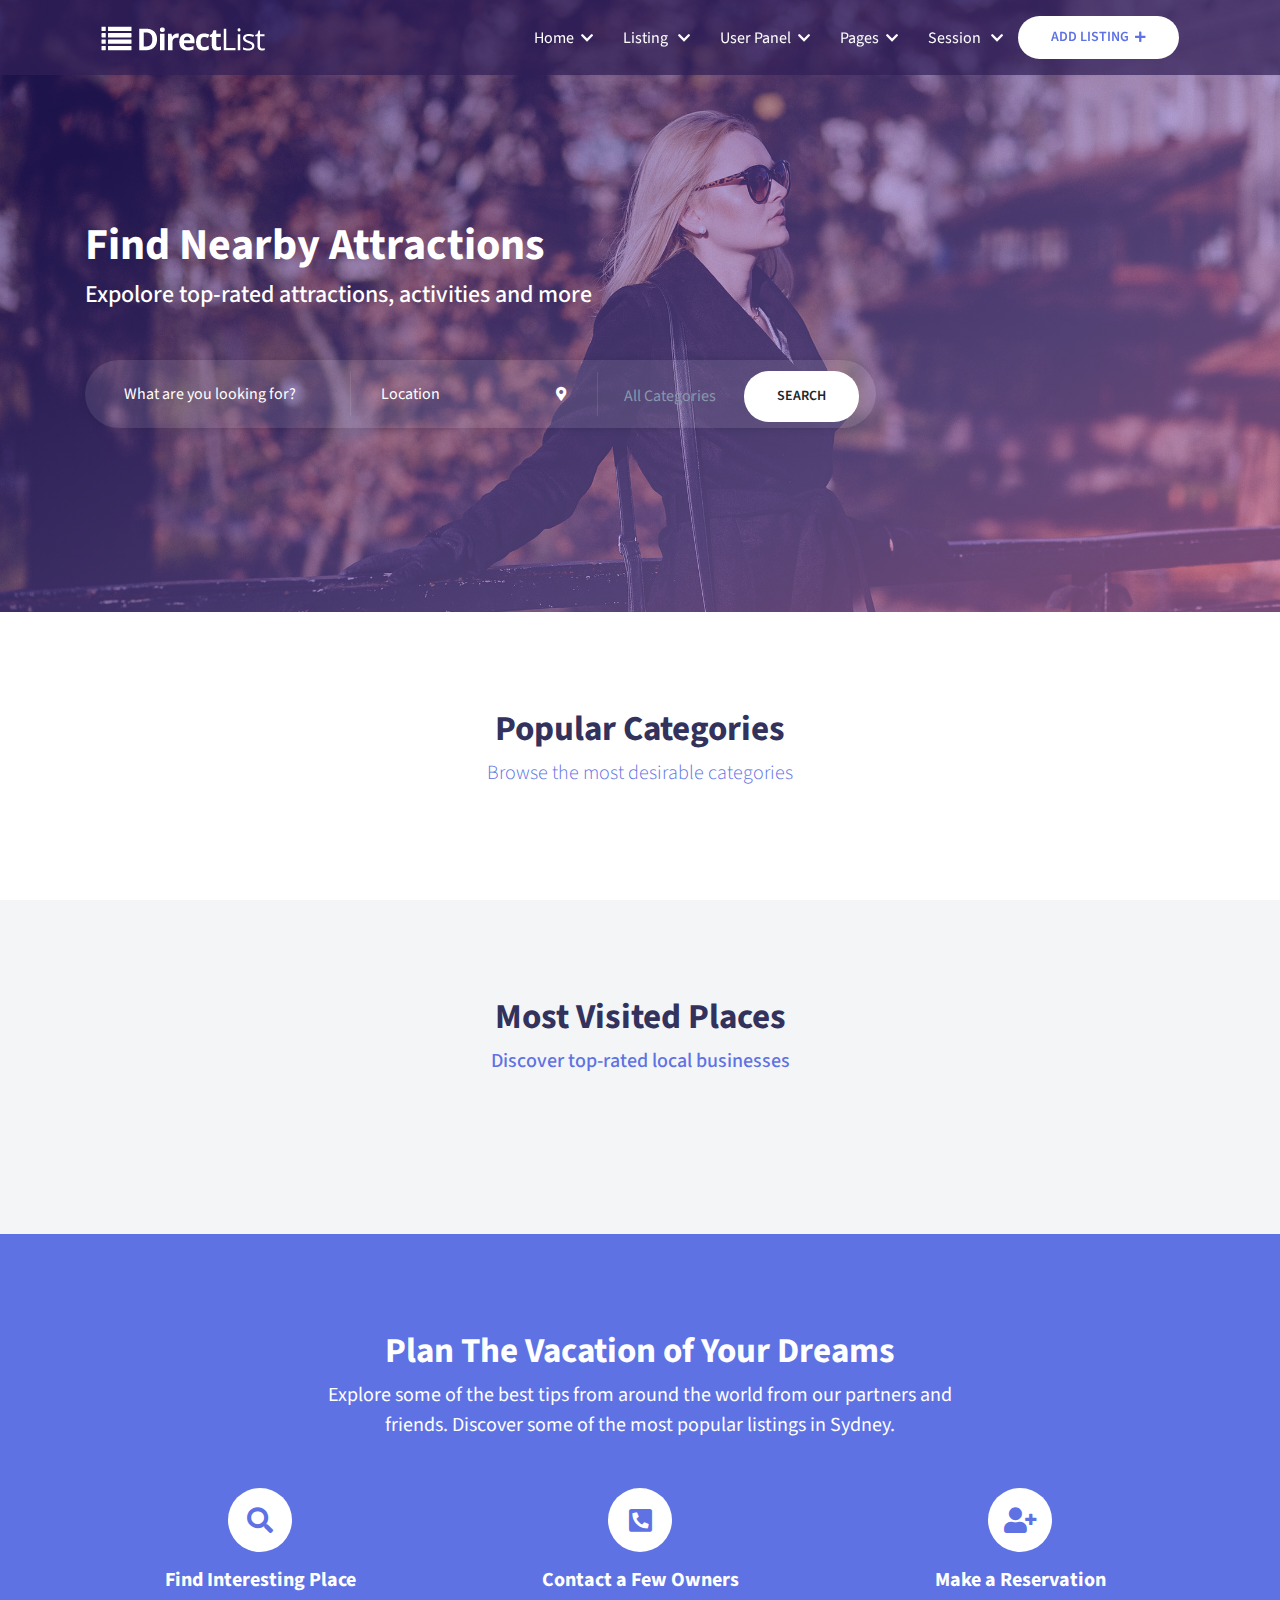
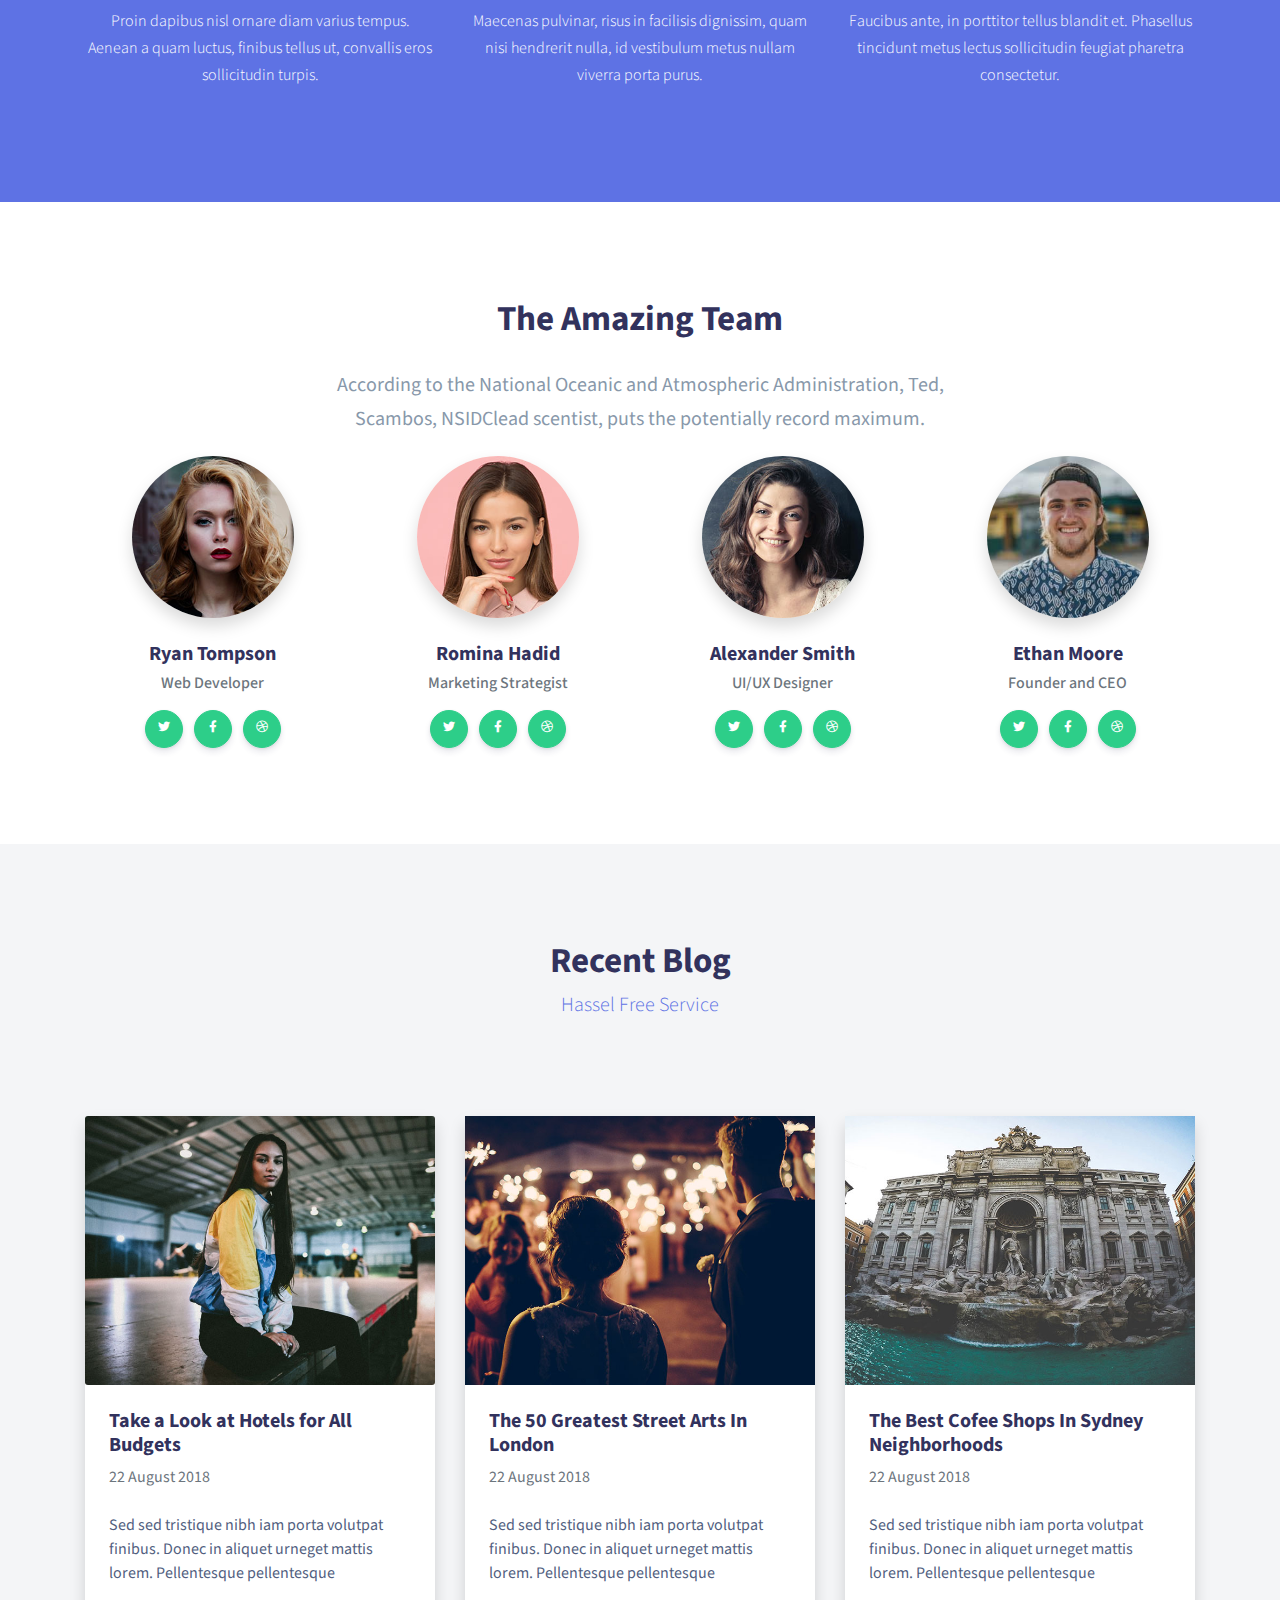
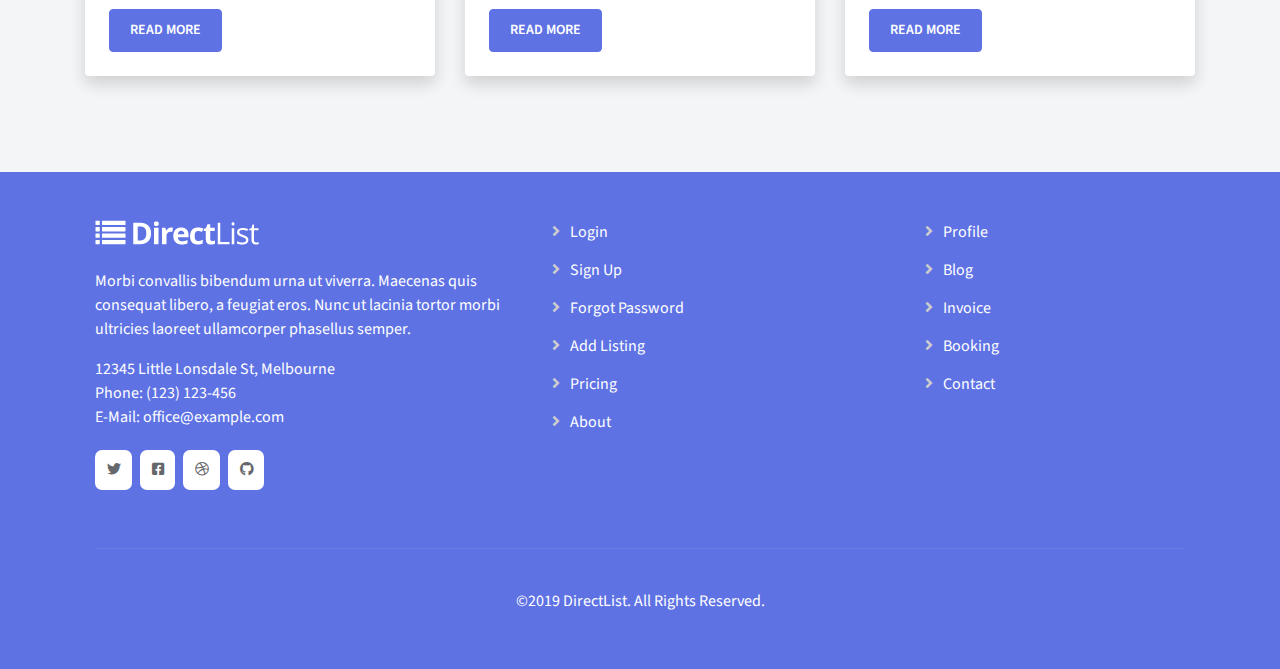
<file: index.html>
<!DOCTYPE html>
<html lang="en">

<head>
    <meta charset="UTF-8">
    <meta name="viewport" content="width=device-width, initial-scale=1.0">
    <meta http-equiv="X-UA-Compatible" content="ie=edge">

    <!-- owl carousel cdn  -->
    <link rel="stylesheet" href="https://cdnjs.cloudflare.com/ajax/libs/OwlCarousel2/2.3.4/assets/owl.carousel.min.css">
    <link rel="stylesheet" href="https://cdnjs.cloudflare.com/ajax/libs/OwlCarousel2/2.3.4/assets/owl.theme.default.min.css">
    <!-- CDN Font Awesome -->
    <link rel="stylesheet" href="https://cdnjs.cloudflare.com/ajax/libs/font-awesome/5.11.2/css/all.min.css">
    <!-- Bootstrap link -->
    <link rel="stylesheet" href="https://stackpath.bootstrapcdn.com/bootstrap/4.4.1/css/bootstrap.min.css" integrity="sha384-Vkoo8x4CGsO3+Hhxv8T/Q5PaXtkKtu6ug5TOeNV6gBiFeWPGFN9MuhOf23Q9Ifjh" crossorigin="anonymous">
    <!-- google font -->
    <link href="https://fonts.googleapis.com/css?family=Source+Sans+Pro:300,400,400i,600,600i,700,700i,900,900i&display=swap" rel="stylesheet">

    <!-- link for css -->
    <link rel="stylesheet" href="css/main.css">
    <title>DirectList</title>
</head>

<body>
    <div id="homePage">
        <header>
            <div id="myNavbar">
                <div class="container">
                    <div class="row">
                        <div class="col-lg-12">
                            <nav class="navbar navbar-expand-lg navbar-light">
                                <!--Mobile nav-->
                                <a class="navbar-brand" href="index.html">
                                    <img src="assets/logo-white.png" alt="">
                                </a>
                                <button class="navbar-toggler" type="button" data-toggle="collapse" data-target="#navbarSupportedContent" aria-controls="navbarSupportedContent" aria-expanded="false" aria-label="Toggle navigation">
                                    <span class="navbar-light navbar-toggler-icon">
                                        <i class="fas fa-bars" style="color:#fff; font-size:28px;"></i>

                                    </span>
                                </button>
                                <!-- end of Mobile nav-->

                                <div class="collapse navbar-collapse justify-content-end" id="navbarSupportedContent">
                                    <ul class="navbar-nav">

                                        <li class="nav-item dropdown navActive">
                                            <a class="nav-link" href="index.html" id="navbarDropdown" role="button" data-toggle="dropdown" aria-haspopup="true" aria-expanded="false">
                                                Home<i class="fas fa-chevron-down"></i>
                                            </a>

                                            <div class="dropdown-menu" aria-labelledby="navbarDropdown">
                                                <div class="btn-group dropright">
                                                    <button type="button" onclick="location.href='index.html'" class="btn btn-secondary dropdown-toggle" data-toggle="dropdown" aria-haspopup="true" aria-expanded="false">
                                                        Home Version 1
                                                    </button>
                                                </div>
                                                <div class="btn-group dropright">
                                                    <button type="button" class="btn dropdown-toggle" data-toggle="dropdown" aria-haspopup="true" aria-expanded="false">
                                                        Home Version 2
                                                    </button>
                                                </div>

                                            </div>
                                        </li>

                                        <li class="nav-item dropdown">
                                            <a class="nav-link" href="#" id="navbarDropdown" role="button" data-toggle="dropdown" aria-haspopup="true" aria-expanded="false">
                                                Listing <i class="fas fa-chevron-down"></i>
                                            </a>
                                            <div class="dropdown-menu" aria-labelledby="navbarDropdown">
                                                <div class="btn-group dropright">
                                                    <button type="button" class="btn btn-secondary dropdown-toggle" data-toggle="dropdown" aria-haspopup="true" aria-expanded="false">
                                                        List Layout <i class="fas fa-chevron-right"></i>
                                                    </button>

                                                    <div class="dropdown-menu">
                                                        <a href="">Width Sidebar</a>
                                                        <a href="">Full Width</a>
                                                        <a href="">Full Width + Map</a>
                                                    </div>
                                                </div>
                                                <div class="btn-group dropright">
                                                    <button type="button" class="btn dropdown-toggle" data-toggle="dropdown" aria-haspopup="true" aria-expanded="false">
                                                        Grid Layout <i class="fas fa-chevron-right"></i>
                                                    </button>

                                                    <div class="dropdown-menu">
                                                        <a href="grid.html">Width Sidebar</a>
                                                        <a href="">Full Width</a>
                                                        <a href="">Full Width + Map</a>
                                                    </div>


                                                </div>
                                                <div class="btn-group dropright">
                                                    <button type="button" class="btn btn-secondary dropdown-toggle" data-toggle="dropdown" aria-haspopup="true" aria-expanded="false">
                                                        Half Screen Map <i class="fas fa-chevron-right"></i>
                                                    </button>

                                                    <div class="dropdown-menu">
                                                        <a href="">Layout1</a>
                                                        <a href="">Layout2</a>
                                                    </div>
                                                </div>

                                                <div class="btn-group dropright">
                                                    <button type="button" class="btn btn-secondary dropdown-toggle" data-toggle="dropdown" aria-haspopup="true" aria-expanded="false">
                                                        Detail <i class="fas fa-chevron-right"></i>
                                                    </button>

                                                    <div class="dropdown-menu">
                                                        <a href="">Version 1</a>
                                                        <a href="">Version 2</a>
                                                    </div>

                                                </div>
                                            </div>
                                        </li>

                                        <li class="nav-item dropdown">
                                            <a class="nav-link" href="#" id="navbarDropdown" role="button" data-toggle="dropdown" aria-haspopup="true" aria-expanded="false">
                                                User Panel<i class="fas fa-chevron-down"></i>
                                            </a>
                                            <div class="dropdown-menu" aria-labelledby="navbarDropdown">

                                                <div class="btn-group dropright">
                                                    <button type="button" class="btn btn-secondary dropdown-toggle" data-toggle="dropdown" aria-haspopup="true" aria-expanded="false">
                                                        Dashboard
                                                    </button>
                                                </div>

                                                <div class="btn-group dropright">
                                                    <button type="button" class="btn btn-secondary dropdown-toggle" data-toggle="dropdown" aria-haspopup="true" aria-expanded="false">
                                                        Messages
                                                    </button>
                                                </div>

                                                <div class="btn-group dropright">
                                                    <button type="button" class="btn btn-secondary dropdown-toggle" data-toggle="dropdown" aria-haspopup="true" aria-expanded="false">
                                                        Bookings 
                                                    </button>
                                                </div>

                                                <div class="btn-group dropright">
                                                    <button type="button" class="btn btn-secondary dropdown-toggle" data-toggle="dropdown" aria-haspopup="true" aria-expanded="false">
                                                        Reviews 
                                                    </button>
                                                </div>

                                                <div class="btn-group dropright">
                                                    <button type="button" class="btn btn-secondary dropdown-toggle" data-toggle="dropdown" aria-haspopup="true" aria-expanded="false">
                                                        Bookmarks
                                                    </button>
                                                </div>

                                                <div class="btn-group dropright">
                                                    <button type="button" class="btn btn-secondary dropdown-toggle" data-toggle="dropdown" aria-haspopup="true" aria-expanded="false">
                                                        My Listings
                                                    </button>
                                                </div>

                                                <div class="btn-group dropright">
                                                    <button type="button" class="btn btn-secondary dropdown-toggle" data-toggle="dropdown" aria-haspopup="true" aria-expanded="false">
                                                        Add List 
                                                    </button>
                                                </div>

                                                <div class="btn-group dropright">
                                                    <button type="button" class="btn btn-secondary dropdown-toggle" data-toggle="dropdown" aria-haspopup="true" aria-expanded="false">
                                                        Profile 
                                                    </button>
                                                </div>




                                            </div>
                                        </li>

                                        <li class="nav-item dropdown">
                                            <a class="nav-link" href="#" id="navbarDropdown" role="button" data-toggle="dropdown" aria-haspopup="true" aria-expanded="false">
                                                Pages<i class="fas fa-chevron-down"></i>
                                            </a>
                                            <div class="dropdown-menu" aria-labelledby="navbarDropdown">
                                                <div class="btn-group dropright">
                                                    <button type="button" onclick="location.href='pricing.html'" class="btn btn-secondary dropdown-toggle" data-toggle="dropdown" aria-haspopup="true" aria-expanded="false">
                                                       Pricing
                                                    </button>
                                                </div>

                                                <div class="btn-group dropright">
                                                    <button type="button" class="btn btn-secondary dropdown-toggle" data-toggle="dropdown" aria-haspopup="true" aria-expanded="false">
                                                        Invoice
                                                    </button>
                                                </div>

                                                <div class="btn-group dropright">
                                                    <button type="button" class="btn btn-secondary dropdown-toggle" data-toggle="dropdown" aria-haspopup="true" aria-expanded="false">
                                                        Booking
                                                    </button>
                                                </div>

                                                <div class="btn-group dropright">
                                                    <button type="button" class="btn btn-secondary dropdown-toggle" data-toggle="dropdown" aria-haspopup="true" aria-expanded="false">
                                                       Add Listing
                                                    </button>
                                                </div>

                                                <div class="btn-group dropright">
                                                    <button type="button" class="btn btn-secondary dropdown-toggle" data-toggle="dropdown" aria-haspopup="true" aria-expanded="false">
                                                        Profile
                                                    </button>
                                                </div>

                                                <div class="btn-group dropright">
                                                    <button type="button" class="btn btn-secondary dropdown-toggle" data-toggle="dropdown" aria-haspopup="true" aria-expanded="false">
                                                        Blog <i class="fas fa-chevron-right"></i>
                                                    </button>
                                                    <div class="dropdown-menu">
                                                        <a href="blog.html">Width Sidebar</a>
                                                        <a href="">Full Width</a>
                                                        <a href="">Full Width + Map</a>
                                                    </div>

                                                </div>

                                                <div class="btn-group dropright">
                                                    <button type="button" class="btn btn-secondary dropdown-toggle" data-toggle="dropdown" aria-haspopup="true" aria-expanded="false">
                                                        About
                                                    </button>
                                                </div>

                                                <div class="btn-group dropright">
                                                    <button type="button" class="btn btn-secondary dropdown-toggle" data-toggle="dropdown" aria-haspopup="true" aria-expanded="false">
                                                        Contact
                                                    </button>
                                                </div>

                                            </div>
                                        </li>

                                        <li class="nav-item dropdown">
                                            <a class="nav-link" href="#" id="navbarDropdown" role="button" data-toggle="dropdown" aria-haspopup="true" aria-expanded="false">
                                                Session <i class="fas fa-chevron-down"></i>
                                            </a>
                                            <div class="dropdown-menu" aria-labelledby="navbarDropdown">
                                                <div class="btn-group dropright">
                                                    <button type="button" onclick="location.href='login.html'" class="btn btn-secondary dropdown-toggle" data-toggle="dropdown" aria-haspopup="true" aria-expanded="false">
                                                        Login
                                                    </button>
                                                </div>
                                                <div class="btn-group dropright">
                                                    <button type="button" class="btn dropdown-toggle" data-toggle="dropdown" aria-haspopup="true" aria-expanded="false">
                                                        Register
                                                    </button>
                                                </div>
                                                <div class="btn-group dropright">
                                                    <button type="button" class="btn dropdown-toggle" data-toggle="dropdown" aria-haspopup="true" aria-expanded="false">
                                                        Forgot Password
                                                    </button>
                                                </div>
                                                <div class="btn-group dropright">
                                                    <button type="button" class="btn dropdown-toggle" data-toggle="dropdown" aria-haspopup="true" aria-expanded="false">
                                                        Coming Soon
                                                    </button>
                                                </div>

                                            </div>
                                        </li>


                                    </ul>

                                    <!--Button Adding-->
                                    <div class="header-widget">
                                        <a class="btn btn-neutral btn-icon btn-radius" href="#">
                                            ADD LISTING
                                            <i class="fa fa-plus"> </i>
                                        </a>
                                    </div>
                                    <!--End of Adding-->
                                </div>
                            </nav>
                        </div>
                    </div>
                </div>
            </div>
        </header>

        <main>
            <div id="landing">
                <div class="overlay"></div>
                <div class="container">
                    <div class="row">
                        <div class="col-lg-12">


                            <div class="text-holder">
                                <h2 class="text-white">Find Nearby Attractions</h2>
                                <h4 class="text-white">Expolore top-rated attractions, activities and more
                                </h4>

                                <div class="formwrapper">
                                    <form class="form-inline">

                                        <div class="form-group mb-2 main-search-item">

                                            <input type="text" class="form-control-plaintext" placeholder="What are you looking for?">
                                        </div>

                                        <div class="form-group mb-2 main-search-item">
                                            <input type="text" class="form-control-plaintext" placeholder="Location">
                                            <div id="icon-href">
                                                <a href="#">
                                                    <i class="fas fa-map-marker-alt"></i>
                                                </a>
                                            </div>
                                        </div>

                                        <div class="categorier">
                                            <select class="selector" placeholder="All Categories">
                                                <option>All Categories</option>
                                                <option>Shops</option>
                                                <option>Hotels</option>
                                                <option>Restaurants</option>
                                                <option>Fitness</option>
                                                <option>Events</option>
                                            </select>

                                        </div>

                                        <a class="btn main-search-btn btn-radius btn-lg btn-white" href="/listing/list/with-sidebar">
                                            <span class="btn-inner-text">Search</span></a>
                                    </form>





                                </div>

                            </div>
                        </div>


                    </div>


                </div>
            </div>

            <div id="slider">
                <div class="container-fluid">
                    <div class="row">
                        <div class="col-lg-12">

                            <div class="slide-header">
                                <h2>
                                    Popular Categories
                                </h2>
                                <p>Browse the most desirable categories</p>
                            </div>

                        </div>
                    </div>

                    <div class="row">
                        <div class="col-lg-12 carouselwrap">
                            <div class="owl-carousel owl-theme">
                                <div class="item">
                                    <div class="myItem">
                                        <img src="assets/cat-img-1.jpg" alt="">
                                        <div class="overlay">
                                            <i class="fas fa-bed"></i>
                                            <h3>Hotels</h3>
                                            <h5>64 listings</h5>
                                        </div>
                                    </div>
                                </div>
                                <div class="item">
                                    <div class="myItem">
                                        <img src="assets/cat-img-2.jpg" alt="">
                                        <div class="overlay">
                                            <i class="fas fa-bed"></i>
                                            <h3>Shops</h3>
                                            <h5>14 listings</h5>
                                        </div>
                                    </div>
                                </div>
                                <div class="item">
                                    <div class="myItem">
                                        <img src="assets/cat-img-3.jpg" alt="">
                                        <div class="overlay">
                                            <i class="fas fa-bed"></i>
                                            <h3>Events</h3>
                                            <h5>67 listings</h5>
                                        </div>
                                    </div>
                                </div>
                                <div class="item">
                                    <div class="myItem">
                                        <img src="assets/cat-img-4.jpg" alt="">
                                        <div class="overlay">
                                            <i class="fas fa-bed"></i>
                                            <h3>Fitness</h3>
                                            <h5>27 listings</h5>
                                        </div>
                                    </div>
                                </div>
                                <div class="item">
                                    <div class="myItem">
                                        <img src="assets/cat-img-5.jpg" alt="">
                                        <div class="overlay">
                                            <i class="fas fa-bed"></i>
                                            <h3>Nightlife</h3>
                                            <h5>22 listings</h5>
                                        </div>
                                    </div>
                                </div>
                                <div class="item">
                                    <div class="myItem">
                                        <img src="assets/cat-img-6.jpg" alt="">
                                        <div class="overlay">
                                            <i class="fas fa-bed"></i>
                                            <h3>Eat & Drink</h3>
                                            <h5>127 listings</h5>
                                        </div>
                                    </div>
                                </div>
                            </div>

                        </div>
                    </div>
                </div>
            </div>


            <div id="hearted-slider">
                <div class="container">
                    <div class="row">
                        <div class="col-lg-12">
                            <div class="slide-header">
                                <h2>
                                    Most Visited Places
                                </h2>
                                <p>Discover top-rated local businesses </p>
                            </div>

                        </div>
                    </div>
                    <div class="row">
                        <div class="col-lg-12 forflow">

                            <div class="owl-carousel owl-theme">
                                <div class="item">
                                    <div class="itemWrapper wr1">
                                        <div class="logow">
                                            <a class="round-img">
                                                <img src="assets/logo-4.png" alt="">
                                            </a>
                                        </div>
                                        <div class="content">

                                            <a href="#" tabindex="0">
                                                <h3>Donuts Hub </h3>
                                            </a>
                                            <p class="mb-0 text-muted">
                                                56,Hihu Pora, New York
                                            </p>
                                        </div>
                                        <span class="badge badge-pill badge-primary text-uppercase category-banner">
                                            Eat &amp; Drink
                                        </span>
                                        <span class="badge badge-pill badge-primary text-uppercase open-close-banner">
                                            Open
                                        </span>
                                        <span class="round-pill like-banner d-block bg-primary h-wrap">
                                            <i class="far fa-heart"></i>
                                        </span>
                                    </div>

                                </div>
                                <div class="item">
                                    <div class="itemWrapper wr2">
                                        <div class="logow">
                                            <a class="round-img">
                                                <img src="assets/logo-1.png" alt="">
                                            </a>
                                        </div>
                                        <div class="content">

                                            <a href="#" tabindex="0">
                                                <h3>NYC</h3>
                                            </a>
                                            <p class="mb-0 text-muted">
                                                Mill Dee, New York
                                            </p>
                                        </div>
                                        <span class="badge badge-pill badge-primary text-uppercase category-banner">
                                            Airport
                                        </span>
                                        <span class="badge badge-pill badge-primary text-uppercase open-close-banner">
                                            Now Open
                                        </span>
                                        <span class="round-pill like-banner d-block bg-primary h-wrap">
                                            <i class="far fa-heart"></i>
                                        </span>
                                    </div>
                                </div>

                                <div class="item">
                                    <div class="itemWrapper wr3">
                                        <div class="logow">
                                            <a class="round-img">
                                                <img src="assets/logo-2.png" alt="">
                                            </a>
                                        </div>
                                        <div class="content">

                                            <a href="#" tabindex="0">
                                                <h3>Groos Day </h3>
                                            </a>
                                            <p class="mb-0 text-muted">
                                                71, Rowling Street, New York
                                            </p>
                                        </div>
                                        <span class="badge badge-pill badge-primary text-uppercase category-banner">
                                            Eat &amp; Drink
                                        </span>
                                        <span class="badge badge-pill badge-primary text-uppercase open-close-banner">
                                            Closed
                                        </span>
                                        <span class="round-pill like-banner d-block bg-primary h-wrap">
                                            <i class="far fa-heart"></i>
                                        </span>
                                    </div>
                                </div>

                                <div class="item">
                                    <div class="itemWrapper wr4">
                                        <div class="logow">
                                            <a class="round-img">
                                                <img src="assets/logo-1.png" alt="">
                                            </a>
                                        </div>
                                        <div class="content">

                                            <a href="#" tabindex="0">
                                                <h3>Cafe Bar</h3>
                                            </a>
                                            <p class="mb-0 text-muted">
                                                Wall Street, New York
                                            </p>
                                        </div>
                                        <span class="badge badge-pill badge-primary text-uppercase category-banner">
                                            Eat &amp; Drink
                                        </span>
                                        <span class="badge badge-pill badge-primary text-uppercase open-close-banner">
                                            Open
                                        </span>
                                        <span class="round-pill like-banner d-block bg-primary h-wrap">
                                            <i class="far fa-heart"></i>
                                        </span>
                                    </div>
                                </div>

                                <div class="item">
                                    <div class="itemWrapper wr5">
                                        <div class="logow">
                                            <a class="round-img">
                                                <img src="assets/logo-2.png" alt="">
                                            </a>
                                        </div>
                                        <div class="content">

                                            <a href="#" tabindex="0">
                                                <h3>Milky Ducth </h3>
                                            </a>
                                            <p class="mb-0 text-muted">
                                                MayLand Square, LA
                                            </p>
                                        </div>
                                        <span class="badge badge-pill badge-primary text-uppercase category-banner">
                                            Concert
                                        </span>
                                        <span class="badge badge-pill badge-primary text-uppercase open-close-banner">
                                            Coming soon
                                        </span>
                                        <span class="round-pill like-banner d-block bg-primary h-wrap">
                                            <i class="far fa-heart"></i>
                                        </span>
                                    </div>
                                </div>

                                <div class="item">
                                    <div class="itemWrapper wr6">
                                        <div class="logow">
                                            <a class="round-img">
                                                <img src="assets/logo-3.png" alt="">
                                            </a>
                                        </div>
                                        <div class="content">

                                            <a href="#" tabindex="0">
                                                <h3>Maledy Hotels</h3>
                                            </a>
                                            <p class="mb-0 text-muted">
                                                672,CreedWay, New York
                                            </p>
                                        </div>
                                        <span class="badge badge-pill badge-primary text-uppercase category-banner">
                                            Hotels
                                        </span>
                                        <span class="badge badge-pill badge-primary text-uppercase open-close-banner">
                                            Open
                                        </span>
                                        <span class="round-pill like-banner d-block bg-primary h-wrap">
                                            <i class="far fa-heart"></i>
                                        </span>
                                    </div>
                                </div>


                            </div>

                        </div>

                    </div>
                </div>
            </div>

            <div id="plan-vacation">
                <div class="container">
                    <div class="row">
                        <div class="col-12 col-md-7 mx-auto">
                            <div class="box-header">
                                <h2 class="head-line text-white">Plan The Vacation of Your Dreams
                                </h2>
                                <p class="text-white">Explore some of the best tips from around the world from our partners and friends. Discover some of the most popular listings in Sydney.

                                </p>
                            </div>
                        </div>
                    </div>

                    <div class="row">
                        <div class="col-lg-4 text-center">
                            <div class="contenter">
                                <div class="iconwrapper"><i class="fas fa-search"></i></div>
                                <h5 class="text-white mt-3">
                                    Find Interesting Place

                                </h5>
                                <p class="text-white mt-3">
                                    Proin dapibus nisl ornare diam varius tempus. Aenean a quam luctus, finibus tellus ut, convallis eros sollicitudin turpis.
                                </p>
                            </div>
                        </div>
                        <div class="col-lg-4 text-center">
                            <div class="contenter">
                                <div class="iconwrapper"><i class="fas fa-phone-square-alt"></i></div>
                                <h5 class="text-white mt-3">
                                    Contact a Few Owners

                                </h5>
                                <p class="text-white mt-3">
                                    Maecenas pulvinar, risus in facilisis dignissim, quam nisi hendrerit nulla, id vestibulum metus nullam viverra porta purus.
                                </p>
                            </div>
                        </div>
                        <div class="col-lg-4 text-center">
                            <div class="contenter">
                                <div class="iconwrapper"><i class="fas fa-user-plus"></i></div>
                                <h5 class="text-white mt-3">
                                    Make a Reservation

                                </h5>
                                <p class="text-white mt-3">
                                    Faucibus ante, in porttitor tellus blandit et. Phasellus tincidunt metus lectus sollicitudin feugiat pharetra consectetur.
                                </p>
                            </div>
                        </div>
                    </div>

                </div>
            </div>

            <div id="team">
                <div class="container">
                    <div class="row">
                        <div class="col-12 col-md-7 mx-auto">
                            <div class="team-header row justify-content-center text-center">
                                <h2>
                                    The Amazing Team
                                </h2>
                                <p class="lead">According to the National Oceanic and Atmospheric Administration, Ted, Scambos, NSIDClead scentist, puts the potentially record maximum.</p>
                            </div>
                        </div>
                    </div>
                    <div class="row">

                        <div class="col-md-6 col-lg-3 mb-5 mb-lg-0">
                            <div class="px-4">
                                <img src="assets/thumb-1.jpg" class="rounded-circle img-center img-fluid shadow shadow-lg--hover" alt="">
                                <div class="pt-4 text-center">
                                    <h5 class="title">
                                        <span class="d-block mb-1">Ryan Tompson</span>
                                        <small class="h6 text-muted">Web Developer</small>
                                    </h5>
                                    <div class="mt-3 btn-wrap">
                                        <a class="btn btn-success btn-icon-only rounded-circle">
                                            <i class="fab fa-twitter"></i>
                                        </a>
                                        <a class="btn btn-success btn-icon-only rounded-circle">
                                            <i class="fab fa-facebook-f"></i>
                                            </i>
                                        </a>
                                        <a class="btn btn-success btn-icon-only rounded-circle">
                                            <i class="fab fa-dribbble"></i>
                                        </a>
                                    </div>
                                </div>

                            </div>
                        </div>

                        <div class="col-md-6 col-lg-3 mb-5 mb-lg-0">
                            <div class="px-4">
                                <img src="assets/thumb-2.jpg" class="rounded-circle img-center img-fluid shadow shadow-lg--hover" alt="">
                                <div class="pt-4 text-center">
                                    <h5 class="title">
                                        <span class="d-block mb-1">Romina Hadid</span>
                                        <small class="h6 text-muted">Marketing Strategist</small>
                                    </h5>
                                    <div class="mt-3 btn-wrap">
                                        <a class="btn btn-success btn-icon-only rounded-circle">
                                            <i class="fab fa-twitter"></i>
                                        </a>
                                        <a class="btn btn-success btn-icon-only rounded-circle">
                                            <i class="fab fa-facebook-f"></i>
                                            </i>
                                        </a>
                                        <a class="btn btn-success btn-icon-only rounded-circle">
                                            <i class="fab fa-dribbble"></i>
                                        </a>
                                    </div>
                                </div>

                            </div>
                        </div>

                        <div class="col-md-6 col-lg-3 mb-5 mb-lg-0">
                            <div class="px-4">
                                <img src="assets/thumb-3.jpg" class="rounded-circle img-center img-fluid shadow shadow-lg--hover" alt="">
                                <div class="pt-4 text-center">
                                    <h5 class="title">
                                        <span class="d-block mb-1">Alexander Smith</span>
                                        <small class="h6 text-muted">UI/UX Designer</small>
                                    </h5>
                                    <div class="mt-3 btn-wrap">
                                        <a class="btn btn-success btn-icon-only rounded-circle">
                                            <i class="fab fa-twitter"></i>
                                        </a>
                                        <a class="btn btn-success btn-icon-only rounded-circle">
                                            <i class="fab fa-facebook-f"></i>
                                            </i>
                                        </a>
                                        <a class="btn btn-success btn-icon-only rounded-circle">
                                            <i class="fab fa-dribbble"></i>
                                        </a>
                                    </div>
                                </div>

                            </div>
                        </div>

                        <div class="col-md-6 col-lg-3 mb-5 mb-lg-0">
                            <div class="px-4">
                                <img src="assets/thumb-4.jpg" class="rounded-circle img-center img-fluid shadow shadow-lg--hover" alt="">
                                <div class="pt-4 text-center">
                                    <h5 class="title">
                                        <span class="d-block mb-1">Ethan Moore</span>
                                        <small class="h6 text-muted">Founder and CEO</small>
                                    </h5>
                                    <div class="mt-3 btn-wrap">
                                        <a class="btn btn-success btn-icon-only rounded-circle">
                                            <i class="fab fa-twitter"></i>
                                        </a>
                                        <a class="btn btn-success btn-icon-only rounded-circle">
                                            <i class="fab fa-facebook-f"></i>
                                            </i>
                                        </a>
                                        <a class="btn btn-success btn-icon-only rounded-circle">
                                            <i class="fab fa-dribbble"></i>
                                        </a>
                                    </div>
                                </div>

                            </div>
                        </div>
                    </div>
                </div>
            </div>

            <div id="blogger">
                <div class="container">
                    <div class="row">
                        <div class="col-lg-12">
                            <div class="blog-header">
                                <h2>
                                    Recent Blog
                                </h2>
                                <p>Hassel Free Service

                                </p>
                            </div>
                        </div>
                    </div>

                    <div class="row">
                        <div class="col-lg-4">
                            <div class="card  shadow border-0">
                                <div class="card-img">
                                    <img src="assets/post-1.jpg" alt="12" class="img-fluid">
                                </div>

                                <div class="card-body">
                                    <h5>Take a Look at Hotels for All Budgets
                                    </h5>
                                    <p class="text-muted">22 August 2018
                                    </p>
                                    <p>Sed sed tristique nibh iam porta volutpat finibus. Donec in aliquet urneget mattis lorem. Pellentesque pellentesque</p>
                                    <a class="btn btn-primary" routerlink="/pages/blog/detail" href="/pages/blog/detail">Read More</a>
                                </div>
                            </div>
                        </div>
                        <div class="col-lg-4">
                            <div class="card card-lift--hover shadow border-0">
                                <img src="assets/post-2.jpg" alt="12" class="img-fluid">
                                <div class="card-body">
                                    <h5>The 50 Greatest Street Arts In London
                                    </h5>
                                    <p class="text-muted">22 August 2018


                                    </p>
                                    <p>Sed sed tristique nibh iam porta volutpat finibus. Donec in aliquet urneget mattis lorem. Pellentesque pellentesque</p>
                                    <a class="btn btn-primary" routerlink="/pages/blog/detail" href="/pages/blog/detail">Read More</a>
                                </div>
                            </div>
                        </div>
                        <div class="col-lg-4">
                            <div class="card card-lift--hover shadow border-0">
                                <img src="assets/post-3.jpg" alt="12" class="img-fluid">
                                <div class="card-body">
                                    <h5>The Best Cofee Shops In Sydney Neighborhoods

                                    </h5>
                                    <p class="text-muted">22 August 2018


                                    </p>
                                    <p>Sed sed tristique nibh iam porta volutpat finibus. Donec in aliquet urneget mattis lorem. Pellentesque pellentesque</p>
                                    <a class="btn btn-primary" routerlink="/pages/blog/detail" href="/pages/blog/detail">Read More</a>
                                </div>
                            </div>
                        </div>
                    </div>
                </div>
            </div>
        </main>


        <footer>
            <div id="footer">
                <div class="container">
                    <div class="row">
                        <div class="col-md-5 col-sm-6">
                            <div class="items">
                                <div class="contenter">
                                    <img src="assets/logo-white.png" alt="">
                                    <br> <br>
                                    <p>Morbi convallis bibendum urna ut viverra. Maecenas quis consequat libero, a feugiat eros. Nunc ut lacinia tortor morbi ultricies laoreet ullamcorper phasellus semper.

                                    </p>
                                </div>
                                <div class="text-widget">
                                    <span>12345 Little Lonsdale St, Melbourne</span> <br>

                                    <span> Phone: (123) 123-456 </span> <br>
                                    <span> E-Mail: <a href="#">office@example.com</a></span>
                                    <div class="socialize">
                                        <a href="#"><i class="fab fa-twitter"></i> </a>

                                        <a href="#"><i class="fab fa-facebook-square"></i> </a>
                                        <a href="#"><i class="fab fa-dribbble"></i> </a>
                                        <a href="#"><i class="fab fa-github"></i> </a>

                                    </div>
                                </div>
                            </div>
                        </div>
                        <div class="col-md-4 col-sm-6 ">
                            <div class="foot-links">
                                <ul>
                                    <a href="#"><i class="fas fa-angle-right"></i>
                                        <li>Login</li>
                                    </a>
                                    <a href="#"><i class="fas fa-angle-right"></i>
                                        <li>Sign Up</li>
                                    </a>

                                    <a href="#"><i class="fas fa-angle-right"></i>
                                        <li>Forgot Password</li>
                                    </a>

                                    <a href="#"><i class="fas fa-angle-right"></i>
                                        <li>Add Listing</li>
                                    </a>

                                    <a href="#"><i class="fas fa-angle-right"></i>
                                        <li>Pricing</li>
                                    </a>

                                    <a href="#"><i class="fas fa-angle-right"></i>
                                        <li>About</li>
                                    </a>
                                </ul>
                            </div>
                        </div>
                        <div class="col-md-3  col-sm-12">
                            <div class="foot-links">
                                <ul>
                                    <a href="#"><i class="fas fa-angle-right"></i>
                                        <li>Profile</li>
                                    </a>
                                    <a href="#"><i class="fas fa-angle-right"></i>
                                        <li>Blog</li>
                                    </a>

                                    <a href="#"><i class="fas fa-angle-right"></i>
                                        <li>Invoice</li>
                                    </a>

                                    <a href="#"><i class="fas fa-angle-right"></i>
                                        <li>Booking</li>
                                    </a>

                                    <a href="#"><i class="fas fa-angle-right"></i>
                                        <li>Contact</li>
                                    </a>
                                </ul>
                            </div>
                        </div>
                    </div>
                    <div class="row">
                        <div class="col-md-12">
                            <div class="copyrighter">
                                <p>&copy;2019 DirectList. All Rights Reserved.</p>
                            </div>
                        </div>

                    </div>
                </div>
            </div>
        </footer>

        <!-- Bootstrap JS-->
        <script src="https://code.jquery.com/jquery-3.4.1.slim.min.js" integrity="sha384-J6qa4849blE2+poT4WnyKhv5vZF5SrPo0iEjwBvKU7imGFAV0wwj1yYfoRSJoZ+n" crossorigin="anonymous"></script>
        <script src="https://cdn.jsdelivr.net/npm/popper.js@1.16.0/dist/umd/popper.min.js" integrity="sha384-Q6E9RHvbIyZFJoft+2mJbHaEWldlvI9IOYy5n3zV9zzTtmI3UksdQRVvoxMfooAo" crossorigin="anonymous"></script>
        <script src="https://stackpath.bootstrapcdn.com/bootstrap/4.4.1/js/bootstrap.min.js" integrity="sha384-wfSDF2E50Y2D1uUdj0O3uMBJnjuUD4Ih7YwaYd1iqfktj0Uod8GCExl3Og8ifwB6" crossorigin="anonymous"></script>
        <!-- <script src="OwlCarousel2-2.3.4/dist/owl.carousel.js"></script> -->
        <!-- <script src="OwlCarousel2-2.3.4/dist/owl.carousel.min.js"></script> -->
        <script src="https://cdnjs.cloudflare.com/ajax/libs/OwlCarousel2/2.3.4/owl.carousel.min.js"></script>
        <script src="scripts/script.js"></script>
    </div>
</body>

</html>
</file>
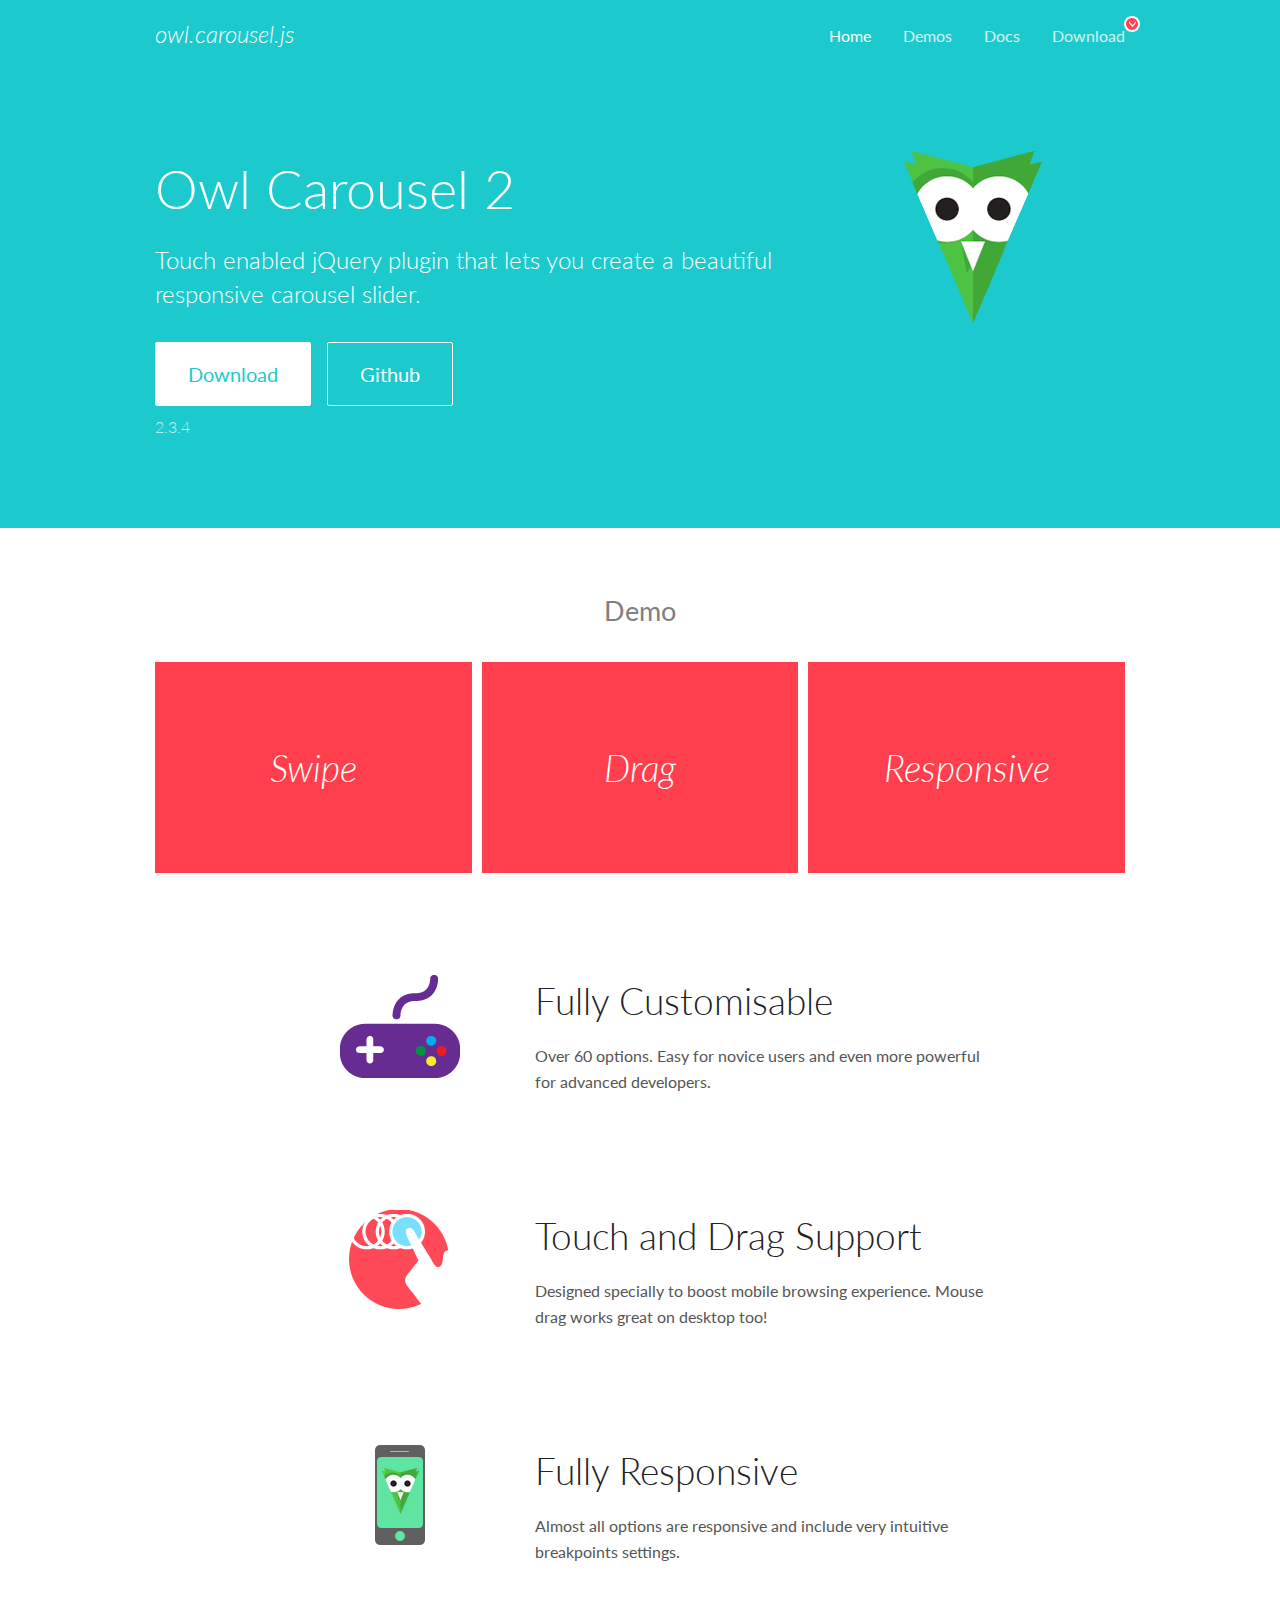
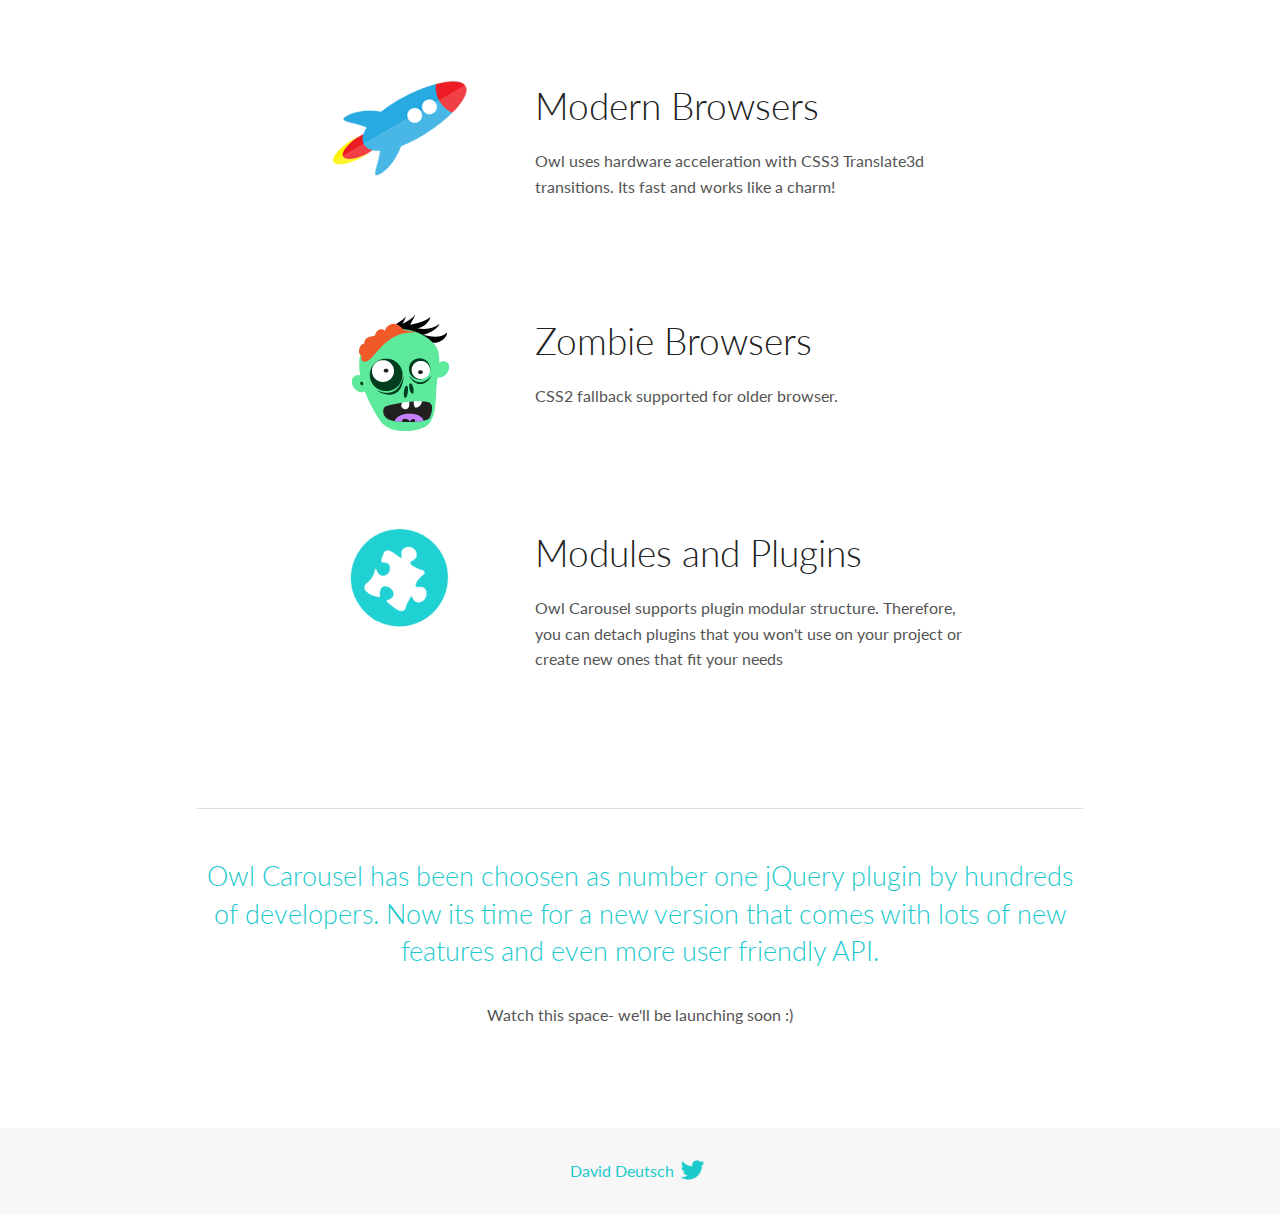
<file: OwlCarousel2-2.3.4/docs/index.html>
<!DOCTYPE html>
<html lang="en">
  <head>

    <!-- head -->
    <meta charset="utf-8">
    <meta name="msapplication-tap-highlight" content="no" />
    <meta name="viewport" content="width=device-width, initial-scale=1.0" />
    <meta name="description" content="Touch enabled jQuery plugin that lets you create beautiful responsive carousel slider.">
    <meta name="author" content="David Deutsch">
    <title>
      Home | Owl Carousel | 2.3.4
    </title>

    <!-- Stylesheets -->
    <link href='https://fonts.googleapis.com/css?family=Lato:300,400,700,400italic,300italic' rel='stylesheet' type='text/css'>
    <link rel="stylesheet" href="assets/css/docs.theme.min.css">

    <!-- Owl Stylesheets -->
    <link rel="stylesheet" href="assets/owlcarousel/assets/owl.carousel.min.css">
    <link rel="stylesheet" href="assets/owlcarousel/assets/owl.theme.default.min.css">

    <!-- HTML5 shim and Respond.js IE8 support of HTML5 elements and media queries -->

    <!--[if lt IE 9]>
      <script src="https://oss.maxcdn.com/libs/html5shiv/3.7.0/html5shiv.js"></script>
      <script src="https://oss.maxcdn.com/libs/respond.js/1.3.0/respond.min.js"></script>
    <![endif]-->

    <!-- Favicons -->
    <link rel="apple-touch-icon-precomposed" sizes="144x144" href="assets/ico/apple-touch-icon-144-precomposed.png">
    <link rel="shortcut icon" href="assets/ico/favicon.png">
    <link rel="shortcut icon" href="favicon.ico">

    <!-- Yeah i know js should not be in header. Its required for demos.-->

    <!-- javascript -->
    <script src="assets/vendors/jquery.min.js"></script>
    <script src="assets/owlcarousel/owl.carousel.js"></script>
  </head>
  <body>

    <!-- header -->
    <header class="header">
      <div class="row">
        <div class="large-12 columns">
          <div class="brand left">
            <h3>
              <a href="/OwlCarousel2/">owl.carousel.js</a> 
            </h3>
          </div>
          <a id="toggle-nav" class="right">
            <span></span> <span></span> <span></span> 
          </a> 
          <div class="nav-bar">
            <ul class="clearfix">
              <li class="active">
                <a href="/OwlCarousel2/index.html">Home</a> 
              </li>
              <li> <a href="/OwlCarousel2/demos/demos.html">Demos</a>  </li>
              <li> <a href="/OwlCarousel2/docs/started-welcome.html">Docs</a>  </li>
              <li>
                <a href="https://github.com/OwlCarousel2/OwlCarousel2/archive/2.3.4.zip">Download</a> 
                <span class="download"></span> 
              </li>
            </ul>
          </div>
        </div>
      </div>
    </header>

    <!-- home panel -->
    <section id="hero">
      <div class="row">
        <div class="large-8 medium-8 columns">
          <h1>Owl Carousel 2</h1>
          <h4>Touch enabled jQuery plugin that lets you create a beautiful responsive carousel slider.</h4>
          <a href="https://github.com/OwlCarousel2/OwlCarousel2/archive/2.3.4.zip" class="hero-button">Download</a> 
          <a href="https://github.com/OwlCarousel2/OwlCarousel2" class="hero-button outline">Github</a> 
          <p>2.3.4</p>
        </div>
        <div class="large-4 medium-4 columns">
          <img class="owl-logo" src="assets/img/owl-logo.png" alt="mr. Owl">
        </div>
      </div>
    </section>

    <!-- body -->
    <div class="home-demo">
      <div class="row">
        <div class="large-12 columns">
          <h3>Demo</h3>
          <div class="owl-carousel">
            <div class="item">
              <h2>Swipe</h2>
            </div>
            <div class="item">
              <h2>Drag</h2>
            </div>
            <div class="item">
              <h2>Responsive</h2>
            </div>
            <div class="item">
              <h2>CSS3</h2>
            </div>
            <div class="item">
              <h2>Fast</h2>
            </div>
            <div class="item">
              <h2>Easy</h2>
            </div>
            <div class="item">
              <h2>Free</h2>
            </div>
            <div class="item">
              <h2>Upgradable</h2>
            </div>
            <div class="item">
              <h2>Tons of options</h2>
            </div>
            <div class="item">
              <h2>Infinity</h2>
            </div>
            <div class="item">
              <h2>Auto Width</h2>
            </div>
          </div>
        </div>
      </div>
    </div>
    <script>
      var owl = $('.owl-carousel');
      owl.owlCarousel({
        margin: 10,
        loop: true,
        responsive: {
          0: {
            items: 1
          },
          600: {
            items: 2
          },
          1000: {
            items: 3
          }
        }
      })
    </script>

    <!-- features -->
    <div id="features">
      <div class="row">
        <div class="small-12 medium-9 small-centered columns">
          <section class="row feature">
            <div class="medium-4 small-12 columns">
              <img src="assets/img/feature-options.png" alt="">
            </div>
            <div class="medium-8 small-12 columns">
              <h2>Fully Customisable</h2>
              <p>Over 60 options. Easy for novice users and even more powerful for advanced developers.</p>
            </div>
          </section>
          <section class="row feature">
            <div class="medium-4 small-12 columns">
              <img src="assets/img/feature-drag.png" alt="">
            </div>
            <div class="medium-8 small-12 columns">
              <h2>Touch and Drag Support</h2>
              <p>Designed specially to boost mobile browsing experience. Mouse drag works great on desktop too!</p>
            </div>
          </section>
          <section class="row feature">
            <div class="medium-4 small-12 columns">
              <img src="assets/img/feature-responsive.png" alt="">
            </div>
            <div class="medium-8 small-12 columns">
              <h2>Fully Responsive</h2>
              <p>Almost all options are responsive and include very intuitive breakpoints settings.</p>
            </div>
          </section>
          <section class="row feature">
            <div class="medium-4 small-12 columns">
              <img src="assets/img/feature-modern.png" alt="">
            </div>
            <div class="medium-8 small-12 columns">
              <h2>Modern Browsers</h2>
              <p>Owl uses hardware acceleration with CSS3 Translate3d transitions. Its fast and works like a charm! </p>
            </div>
          </section>
          <section class="row feature">
            <div class="medium-4 small-12 columns">
              <img src="assets/img/feature-zombie.png" alt="">
            </div>
            <div class="medium-8 small-12 columns">
              <h2>Zombie Browsers</h2>
              <p>CSS2 fallback supported for older browser.</p>
            </div>
          </section>
          <section class="row feature">
            <div class="medium-4 small-12 columns">
              <img src="assets/img/feature-module.png" alt="">
            </div>
            <div class="medium-8 small-12 columns">
              <h2>Modules and Plugins</h2>
              <p>Owl Carousel supports plugin modular structure. Therefore, you can detach plugins that you won&#x27;t use on your project or create new ones that fit your needs</p>
            </div>
          </section>
        </div>
      </div>
    </div>

    <!-- footer -->
    <section id="teaser-text">
      <div class="row">
        <div class="small-12 medium-11 small-centered columns">
          <hr>
          <h3 id="owl-carousel-has-been-choosen-as-number-one-jquery-plugin-by-hundreds-of-developers-now-its-time-for-a-new-version-that-comes-with-lots-of-new-features-and-even-more-user-friendly-api-">Owl Carousel has been choosen as number one jQuery plugin by hundreds of developers. Now its time for a new version that comes with lots of new features and even more user friendly API.</h3>
          <p>Watch this space- we&#39;ll be launching soon :)</p>
        </div>
      </div>
    </section>

    <!-- footer -->
    <footer class="footer">
      <div class="row">
        <div class="large-12 columns">
          <h5>
            <a href="/OwlCarousel2/docs/support-contact.html">David Deutsch</a> 
            <a id="custom-tweet-button" href="https://twitter.com/share?url=https://github.com/OwlCarousel2/OwlCarousel2&text=Owl Carousel - This is so awesome! " target="_blank"></a> 
          </h5>
        </div>
      </div>
    </footer>

    <!-- vendors -->
    <script src="assets/vendors/highlight.js"></script>
    <script src="assets/js/app.js"></script>
  </body>
</html>
</file>
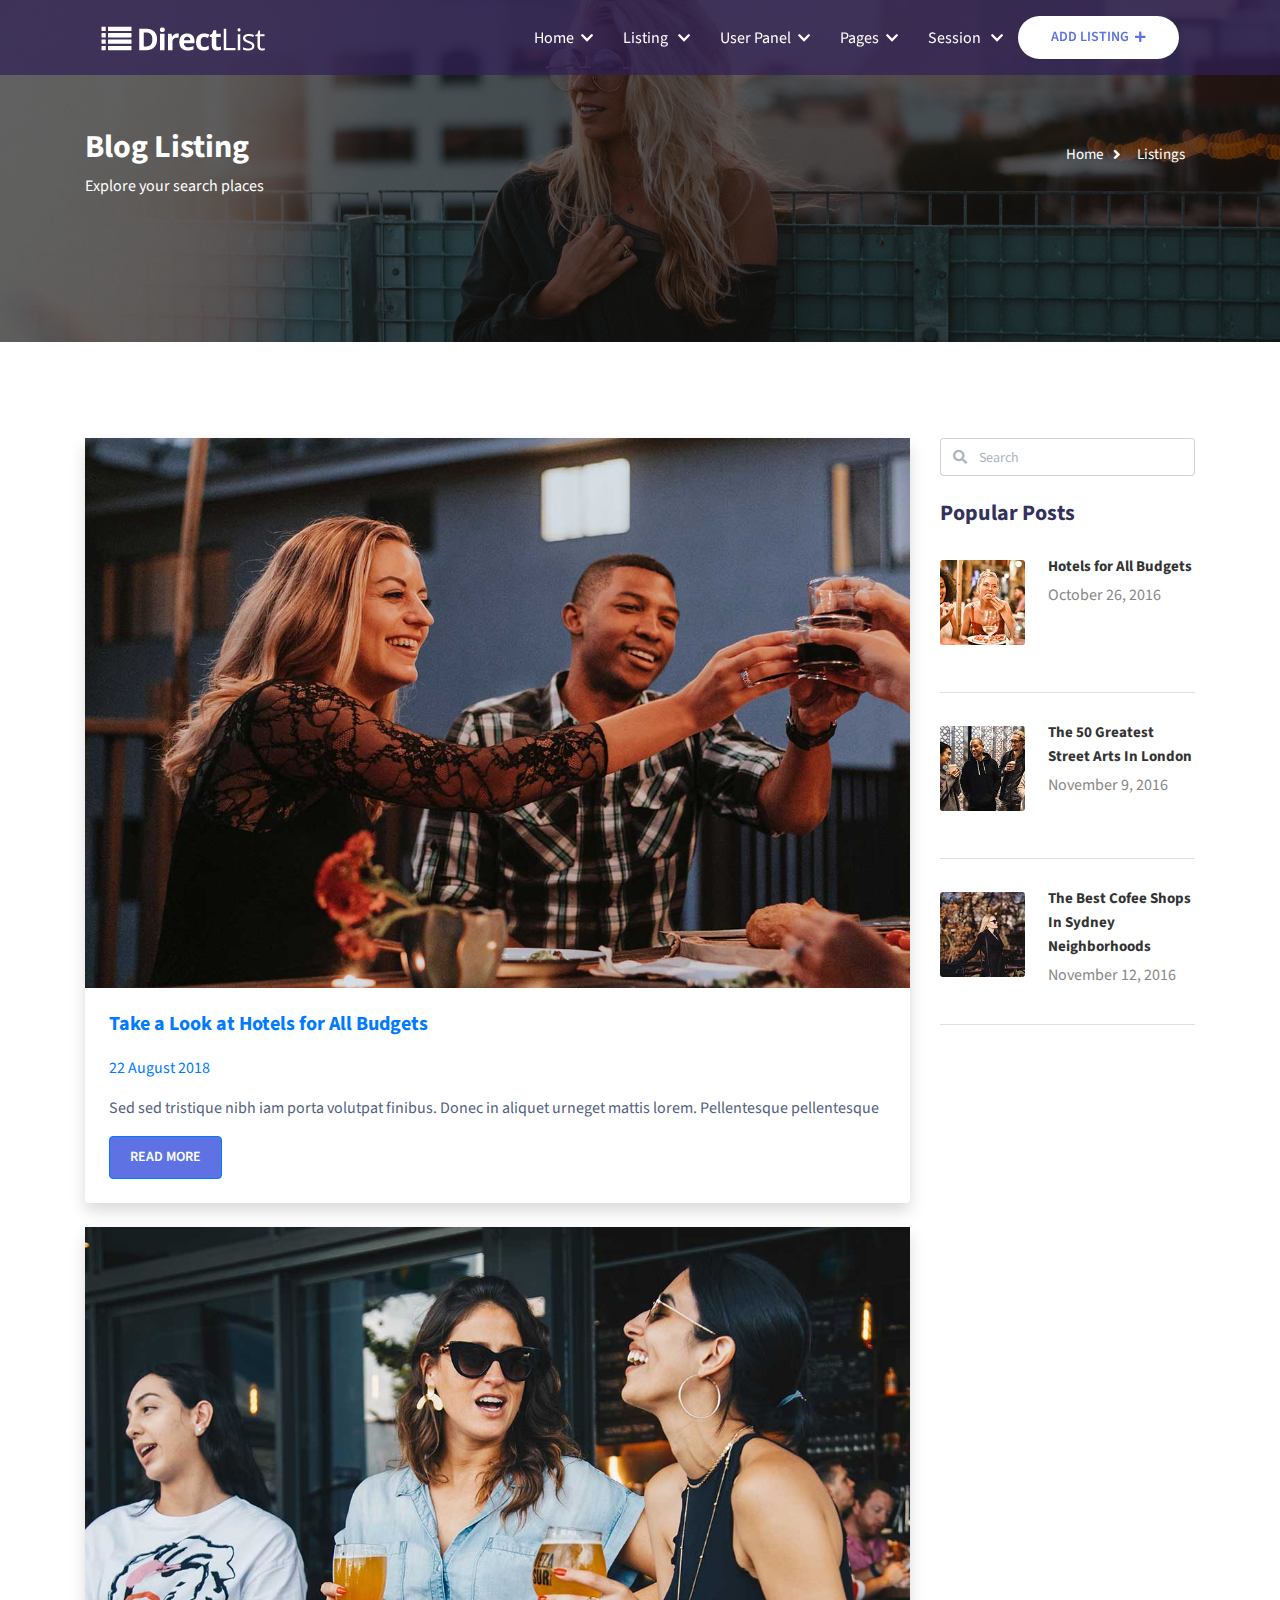
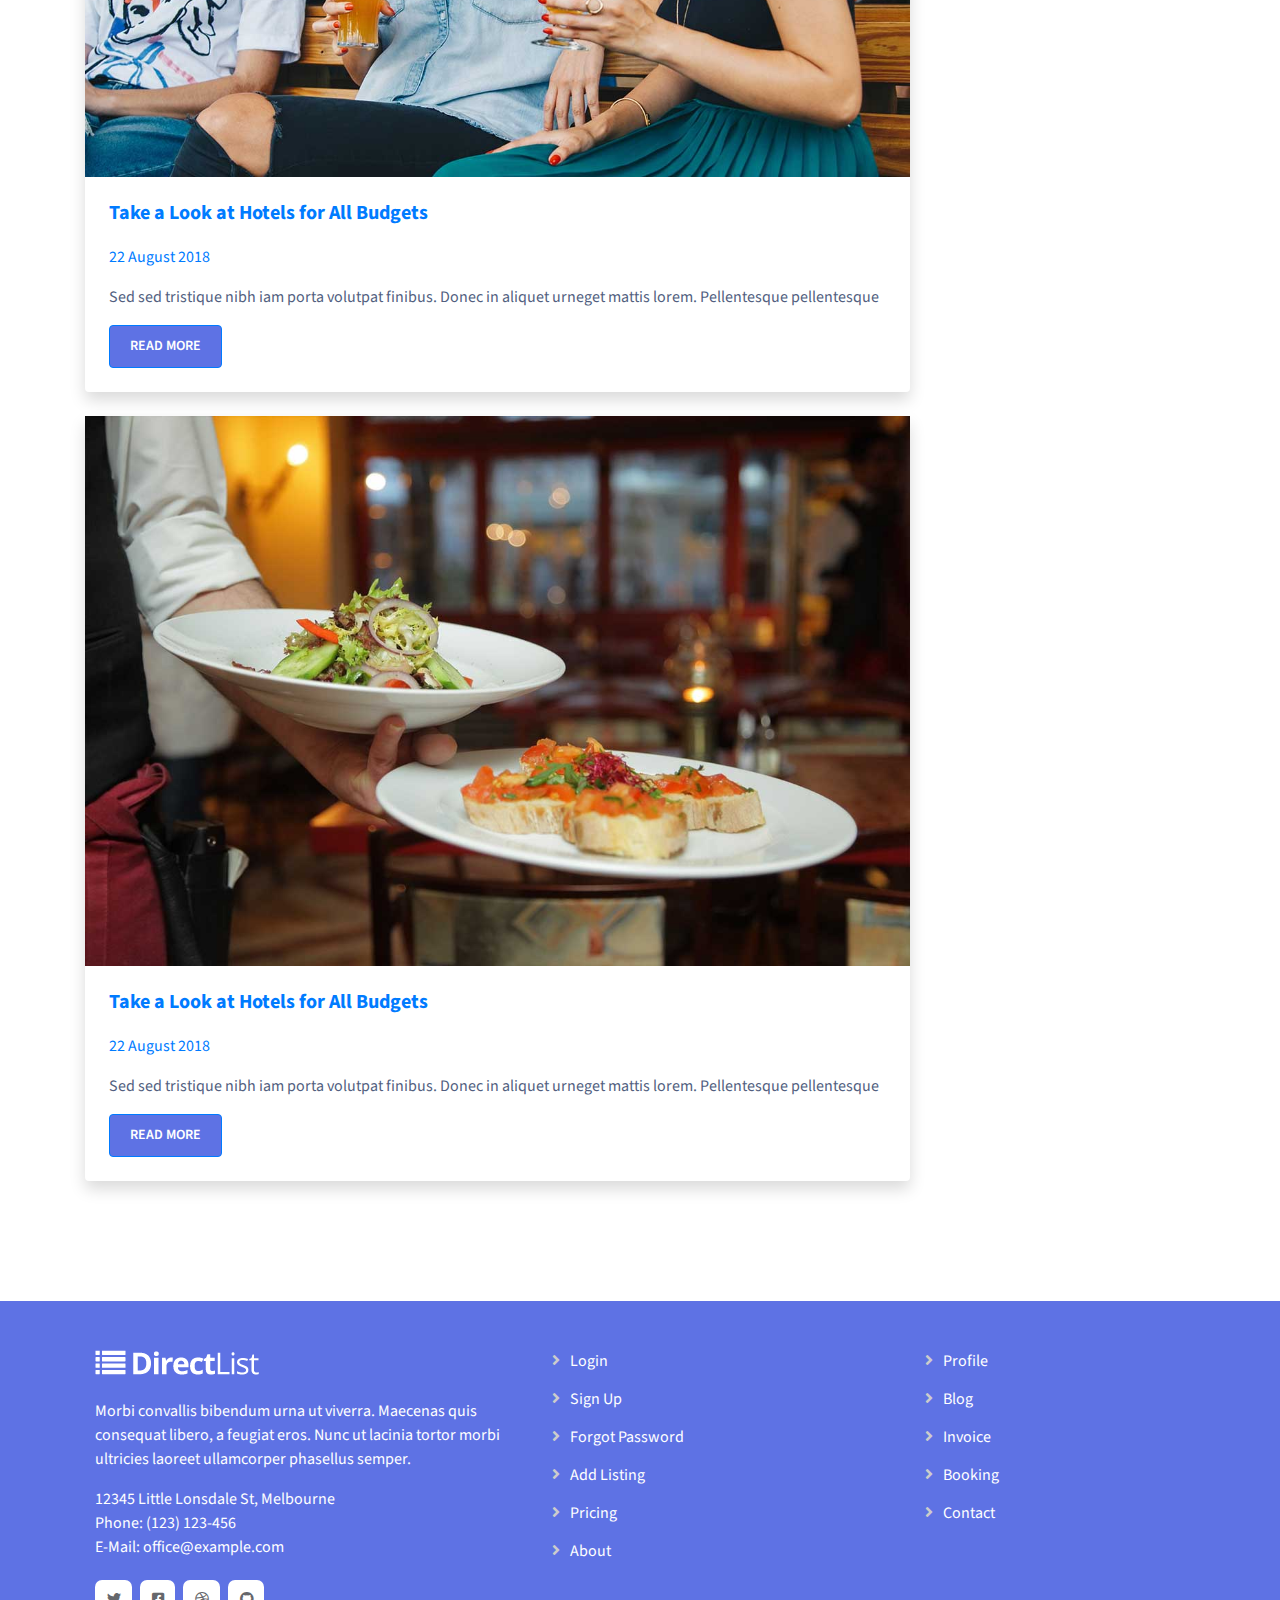
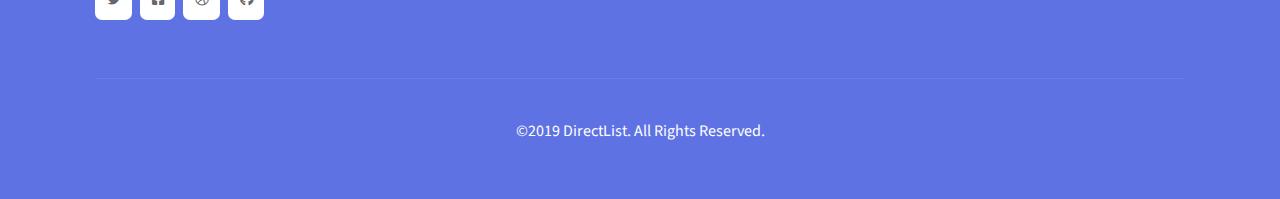
<file: blog.html>
<!DOCTYPE html>
<html lang="en">

<head>
    <meta charset="UTF-8">
    <meta name="viewport" content="width=device-width, initial-scale=1.0">
    <meta http-equiv="X-UA-Compatible" content="ie=edge">

    <!-- owl carousel cdn  -->
    <!-- <link rel="stylesheet" href="OwlCarousel2-2.3.4/dist/owl.carousel.min.js"> -->
    <!-- <link rel="stylesheet" href="OwlCarousel2-2.3.4/dist/assets/owl.carousel.min.css"> -->

    <link rel="stylesheet" href="https://cdnjs.cloudflare.com/ajax/libs/OwlCarousel2/2.3.4/assets/owl.carousel.min.css">
    <link rel="stylesheet" href="https://cdnjs.cloudflare.com/ajax/libs/OwlCarousel2/2.3.4/assets/owl.theme.default.min.css">
    <!-- CDN Font Awesome -->
    <link rel="stylesheet" href="https://cdnjs.cloudflare.com/ajax/libs/font-awesome/5.11.2/css/all.min.css">
    <!-- Bootstrap link -->
    <link rel="stylesheet" href="https://stackpath.bootstrapcdn.com/bootstrap/4.4.1/css/bootstrap.min.css" integrity="sha384-Vkoo8x4CGsO3+Hhxv8T/Q5PaXtkKtu6ug5TOeNV6gBiFeWPGFN9MuhOf23Q9Ifjh" crossorigin="anonymous">
    <!-- google font -->
    <link href="https://fonts.googleapis.com/css?family=Source+Sans+Pro:300,400,400i,600,600i,700,700i,900,900i&display=swap" rel="stylesheet">

    <!-- link for css -->
    <link rel="stylesheet" href="css/main.css">
    <title>Blog</title>
</head>

<body>
    <div id="blog">
        <header>
            <div id="myNavbar">
                <div class="container">
                    <div class="row">
                        <div class="col-lg-12">
                            <nav class="navbar navbar-expand-lg navbar-light">
                                <!--Mobile nav-->
                                <a class="navbar-brand" href="index.html">
                                    <img src="assets/logo-white.png" alt="">
                                </a>
                                <button class="navbar-toggler" type="button" data-toggle="collapse" data-target="#navbarSupportedContent" aria-controls="navbarSupportedContent" aria-expanded="false" aria-label="Toggle navigation">
                                    <span class="navbar-toggler-icon"></span>
                                </button>
                                <!-- end of Mobile nav-->

                                <div class="collapse navbar-collapse justify-content-end" id="navbarSupportedContent">
                                    <ul class="navbar-nav">

                                        <li class="nav-item dropdown navActive">
                                            <a class="nav-link" href="index.html" id="navbarDropdown" role="button" data-toggle="dropdown" aria-haspopup="true" aria-expanded="false">
                                                Home<i class="fas fa-chevron-down"></i>
                                            </a>

                                            <div class="dropdown-menu" aria-labelledby="navbarDropdown">
                                                <div class="btn-group dropright">
                                                    <button type="button" onclick="location.href='index.html'" class="btn btn-secondary dropdown-toggle" data-toggle="dropdown" aria-haspopup="true" aria-expanded="false">
                                                        Home Version 1
                                                    </button>
                                                </div>
                                                <div class="btn-group dropright">
                                                    <button type="button" class="btn dropdown-toggle" data-toggle="dropdown" aria-haspopup="true" aria-expanded="false">
                                                        Home Version 2
                                                    </button>
                                                </div>

                                            </div>
                                        </li>

                                        <li class="nav-item dropdown">
                                            <a class="nav-link" href="#" id="navbarDropdown" role="button" data-toggle="dropdown" aria-haspopup="true" aria-expanded="false">
                                                Listing <i class="fas fa-chevron-down"></i>
                                            </a>
                                            <div class="dropdown-menu" aria-labelledby="navbarDropdown">
                                                <div class="btn-group dropright">
                                                    <button type="button" class="btn btn-secondary dropdown-toggle" data-toggle="dropdown" aria-haspopup="true" aria-expanded="false">
                                                        List Layout <i class="fas fa-chevron-right"></i>
                                                    </button>

                                                    <div class="dropdown-menu">
                                                        <a href="">Width Sidebar</a>
                                                        <a href="">Full Width</a>
                                                        <a href="">Full Width + Map</a>
                                                    </div>
                                                </div>
                                                <div class="btn-group dropright">
                                                    <button type="button" class="btn dropdown-toggle" data-toggle="dropdown" aria-haspopup="true" aria-expanded="false">
                                                        Grid Layout <i class="fas fa-chevron-right"></i>
                                                    </button>

                                                    <div class="dropdown-menu">
                                                        <a href="grid.html">Width Sidebar</a>
                                                        <a href="">Full Width</a>
                                                        <a href="">Full Width + Map</a>
                                                    </div>


                                                </div>
                                                <div class="btn-group dropright">
                                                    <button type="button" class="btn btn-secondary dropdown-toggle" data-toggle="dropdown" aria-haspopup="true" aria-expanded="false">
                                                        Half Screen Map <i class="fas fa-chevron-right"></i>
                                                    </button>

                                                    <div class="dropdown-menu">
                                                        <a href="">Layout1</a>
                                                        <a href="">Layout2</a>
                                                    </div>
                                                </div>

                                                <div class="btn-group dropright">
                                                    <button type="button" class="btn btn-secondary dropdown-toggle" data-toggle="dropdown" aria-haspopup="true" aria-expanded="false">
                                                        Detail <i class="fas fa-chevron-right"></i>
                                                    </button>

                                                    <div class="dropdown-menu">
                                                        <a href="">Version 1</a>
                                                        <a href="">Version 2</a>
                                                    </div>

                                                </div>
                                            </div>
                                        </li>

                                        <li class="nav-item dropdown">
                                            <a class="nav-link" href="#" id="navbarDropdown" role="button" data-toggle="dropdown" aria-haspopup="true" aria-expanded="false">
                                                User Panel<i class="fas fa-chevron-down"></i>
                                            </a>
                                            <div class="dropdown-menu" aria-labelledby="navbarDropdown">

                                                <div class="btn-group dropright">
                                                    <button type="button" class="btn btn-secondary dropdown-toggle" data-toggle="dropdown" aria-haspopup="true" aria-expanded="false">
                                                        Dashboard
                                                    </button>
                                                </div>

                                                <div class="btn-group dropright">
                                                    <button type="button" class="btn btn-secondary dropdown-toggle" data-toggle="dropdown" aria-haspopup="true" aria-expanded="false">
                                                        Messages
                                                    </button>
                                                </div>

                                                <div class="btn-group dropright">
                                                    <button type="button" class="btn btn-secondary dropdown-toggle" data-toggle="dropdown" aria-haspopup="true" aria-expanded="false">
                                                        Bookings 
                                                    </button>
                                                </div>

                                                <div class="btn-group dropright">
                                                    <button type="button" class="btn btn-secondary dropdown-toggle" data-toggle="dropdown" aria-haspopup="true" aria-expanded="false">
                                                        Reviews 
                                                    </button>
                                                </div>

                                                <div class="btn-group dropright">
                                                    <button type="button" class="btn btn-secondary dropdown-toggle" data-toggle="dropdown" aria-haspopup="true" aria-expanded="false">
                                                        Bookmarks
                                                    </button>
                                                </div>

                                                <div class="btn-group dropright">
                                                    <button type="button" class="btn btn-secondary dropdown-toggle" data-toggle="dropdown" aria-haspopup="true" aria-expanded="false">
                                                        My Listings
                                                    </button>
                                                </div>

                                                <div class="btn-group dropright">
                                                    <button type="button" class="btn btn-secondary dropdown-toggle" data-toggle="dropdown" aria-haspopup="true" aria-expanded="false">
                                                        Add List 
                                                    </button>
                                                </div>

                                                <div class="btn-group dropright">
                                                    <button type="button" class="btn btn-secondary dropdown-toggle" data-toggle="dropdown" aria-haspopup="true" aria-expanded="false">
                                                        Profile 
                                                    </button>
                                                </div>




                                            </div>
                                        </li>

                                        <li class="nav-item dropdown">
                                            <a class="nav-link" href="#" id="navbarDropdown" role="button" data-toggle="dropdown" aria-haspopup="true" aria-expanded="false">
                                                Pages<i class="fas fa-chevron-down"></i>
                                            </a>
                                            <div class="dropdown-menu" aria-labelledby="navbarDropdown">
                                                <div class="btn-group dropright">
                                                    <button type="button" onclick="location.href='pricing.html'" class="btn btn-secondary dropdown-toggle" data-toggle="dropdown" aria-haspopup="true" aria-expanded="false">
                                                       Pricing
                                                    </button>
                                                </div>

                                                <div class="btn-group dropright">
                                                    <button type="button" class="btn btn-secondary dropdown-toggle" data-toggle="dropdown" aria-haspopup="true" aria-expanded="false">
                                                        Invoice
                                                    </button>
                                                </div>

                                                <div class="btn-group dropright">
                                                    <button type="button" class="btn btn-secondary dropdown-toggle" data-toggle="dropdown" aria-haspopup="true" aria-expanded="false">
                                                        Booking
                                                    </button>
                                                </div>

                                                <div class="btn-group dropright">
                                                    <button type="button" class="btn btn-secondary dropdown-toggle" data-toggle="dropdown" aria-haspopup="true" aria-expanded="false">
                                                       Add Listing
                                                    </button>
                                                </div>

                                                <div class="btn-group dropright">
                                                    <button type="button" class="btn btn-secondary dropdown-toggle" data-toggle="dropdown" aria-haspopup="true" aria-expanded="false">
                                                        Profile
                                                    </button>
                                                </div>

                                                <div class="btn-group dropright">
                                                    <button type="button" class="btn btn-secondary dropdown-toggle" data-toggle="dropdown" aria-haspopup="true" aria-expanded="false">
                                                        Blog <i class="fas fa-chevron-right"></i>
                                                    </button>
                                                    <div class="dropdown-menu">
                                                        <a href="blog.html">Width Sidebar</a>
                                                        <a href="">Full Width</a>
                                                        <a href="">Full Width + Map</a>
                                                    </div>

                                                </div>

                                                <div class="btn-group dropright">
                                                    <button type="button" class="btn btn-secondary dropdown-toggle" data-toggle="dropdown" aria-haspopup="true" aria-expanded="false">
                                                        About
                                                    </button>
                                                </div>

                                                <div class="btn-group dropright">
                                                    <button type="button" class="btn btn-secondary dropdown-toggle" data-toggle="dropdown" aria-haspopup="true" aria-expanded="false">
                                                        Contact
                                                    </button>
                                                </div>

                                            </div>
                                        </li>

                                        <li class="nav-item dropdown">
                                            <a class="nav-link" href="#" id="navbarDropdown" role="button" data-toggle="dropdown" aria-haspopup="true" aria-expanded="false">
                                                Session <i class="fas fa-chevron-down"></i>
                                            </a>
                                            <div class="dropdown-menu" aria-labelledby="navbarDropdown">
                                                <div class="btn-group dropright">
                                                    <button type="button" onclick="location.href='login.html'" class="btn btn-secondary dropdown-toggle" data-toggle="dropdown" aria-haspopup="true" aria-expanded="false">
                                                        Login
                                                    </button>
                                                </div>
                                                <div class="btn-group dropright">
                                                    <button type="button" class="btn dropdown-toggle" data-toggle="dropdown" aria-haspopup="true" aria-expanded="false">
                                                        Register
                                                    </button>
                                                </div>
                                                <div class="btn-group dropright">
                                                    <button type="button" class="btn dropdown-toggle" data-toggle="dropdown" aria-haspopup="true" aria-expanded="false">
                                                        Forgot Password
                                                    </button>
                                                </div>
                                                <div class="btn-group dropright">
                                                    <button type="button" class="btn dropdown-toggle" data-toggle="dropdown" aria-haspopup="true" aria-expanded="false">
                                                        Coming Soon
                                                    </button>
                                                </div>

                                            </div>
                                        </li>


                                    </ul>

                                    <!--Button Adding-->
                                    <div class="header-widget">
                                        <a class="btn btn-neutral btn-icon btn-radius" href="#">
                                            ADD LISTING
                                            <i class="fa fa-plus"> </i>
                                        </a>
                                    </div>
                                    <!--End of Adding-->
                                </div>
                            </nav>
                        </div>
                    </div>
                </div>
            </div>
        </header>
        <main>
            <div id="girl-heading">
                <div class="container">
                    <div class="row">
                        <div class="col-md-8 col-sm-12">
                            <div class="contentwrapper">
                                <h2>Blog Listing</h2>
                                <p>Explore your search places
                                </p>
                            </div>
                        </div>

                        <div class="col-md-4 col-sm-12">
                            <nav id="breadcrumbs">
                                <ul>
                                    <li>Home</li>
                                    <i class="fas fa-angle-right"></i>
                                    <li>Listings</li>
                                </ul>
                            </nav>
                        </div>



                    </div>
                </div>
            </div>

            <div id="contentblog">
                <div class="container">
                    <div class="blog-page">
                        <div class="row">
                            <div class="col-lg-9 col-md-8 padding-right-30">
                                <div class="card card-lift--hover shadow border-0 mb-4">
                                    <img alt="" class="img-fluid" src="assets/dp-3.jpg">
                                    <div class="card-body py4">
                                        <h5 class="text-primary">Take a Look at Hotels for All Budgets</h5>
                                        <p class="text-primary">22 August 2018</p>
                                        <p class="description mt-3">Sed sed tristique nibh iam porta volutpat finibus. Donec in aliquet urneget mattis lorem. Pellentesque pellentesque</p>
                                        <a class="btn btn-primary" routerlink="/pages/blog/detail" href="/pages/blog/detail">Read More</a>
                                    </div>
                                </div>
                                <div class="card card-lift--hover shadow border-0 mb-4">
                                    <img alt="" class="img-fluid" src="assets/dp-4.jpg">
                                    <div class="card-body py4">
                                        <h5 class="text-primary">Take a Look at Hotels for All Budgets</h5>
                                        <p class="text-primary">22 August 2018</p>
                                        <p class="description mt-3">Sed sed tristique nibh iam porta volutpat finibus. Donec in aliquet urneget mattis lorem. Pellentesque pellentesque</p>
                                        <a class="btn btn-primary" routerlink="/pages/blog/detail" href="/pages/blog/detail">Read More</a>
                                    </div>
                                </div>
                                <div class="card card-lift--hover shadow border-0 mb-4">
                                    <img alt="" class="img-fluid" src="assets/dp-2.jpg">
                                    <div class="card-body py4">
                                        <h5 class="text-primary">Take a Look at Hotels for All Budgets</h5>
                                        <p class="text-primary">22 August 2018</p>
                                        <p class="description mt-3">Sed sed tristique nibh iam porta volutpat finibus. Donec in aliquet urneget mattis lorem. Pellentesque pellentesque</p>
                                        <a class="btn btn-primary" routerlink="/pages/blog/detail" href="/pages/blog/detail">Read More</a>
                                    </div>
                                </div>
                            </div>
                            <div class="col-lg-3 col-md-4">
                                <div class="sidebar-right">
                                    <div class="input-group mb-4">
                                        <div class="prepend">
                                            <span class="input-group-text">
                                                <i class="fas fa-search"></i>
                                            </span>
                                        </div>
                                        <input class="form-control" placeholder="Search" type="text">
                                    </div>
                                    <div class="widget margin-top-40">
                                        <h3>Popular Posts</h3>
                                        <div class="widget-tabs">

                                            <div class="widget-content">
                                                <div class="widget-thumb">
                                                    <a href="#">
                                                        <img src="assets/bw-1.jpg" alt="1">
                                                    </a>
                                                </div>
                                                <div class="widget-text">
                                                    <h5>
                                                        <a href="#">Hotels for All Budgets </a>
                                                    </h5>
                                                    <span>October 26, 2016</span>
                                                </div>
                                            </div>


                                            <div class="widget-content">
                                                <div class="widget-thumb">
                                                    <a href="#">
                                                        <img src="assets/bw-2.jpg" alt="1">
                                                    </a>
                                                </div>
                                                <div class="widget-text">
                                                    <h5>
                                                        <a href="#">	
                                                                The 50 Greatest Street Arts In London </a>
                                                    </h5>
                                                    <span>November 9, 2016</span>
                                                </div>
                                            </div>

                                            <div class="widget-content">
                                                <div class="widget-thumb">
                                                    <a href="#">
                                                        <img src="assets/bw-3.jpg" alt="1">
                                                    </a>
                                                </div>
                                                <div class="widget-text">
                                                    <h5>
                                                        <a href="#">	
                                                                The Best Cofee Shops In Sydney Neighborhoods</a>
                                                    </h5>
                                                    <span>November 12, 2016</span>
                                                </div>
                                            </div>

                                        </div>
                                    </div>
                                </div>
                            </div>
                        </div>
                    </div>
                </div>
            </div>

        </main>


        <footer>
            <div id="footer">
                <div class="container">
                    <div class="row">
                        <div class="col-md-5 col-sm-6">
                            <div class="items">
                                <div class="contenter">
                                    <img src="assets/logo-white.png" alt="">
                                    <br> <br>
                                    <p>Morbi convallis bibendum urna ut viverra. Maecenas quis consequat libero, a feugiat eros. Nunc ut lacinia tortor morbi ultricies laoreet ullamcorper phasellus semper.

                                    </p>
                                </div>
                                <div class="text-widget">
                                    <span>12345 Little Lonsdale St, Melbourne</span> <br>

                                    <span> Phone: (123) 123-456 </span> <br>
                                    <span> E-Mail: <a href="#">office@example.com</a></span>
                                    <div class="socialize">
                                        <a href="#"><i class="fab fa-twitter"></i> </a>

                                        <a href="#"><i class="fab fa-facebook-square"></i> </a>
                                        <a href="#"><i class="fab fa-dribbble"></i> </a>
                                        <a href="#"><i class="fab fa-github"></i> </a>

                                    </div>
                                </div>
                            </div>
                        </div>
                        <div class="col-md-4 col-sm-6 ">
                            <div class="foot-links">
                                <ul>
                                    <a href="#"><i class="fas fa-angle-right"></i>
                                        <li>Login</li>
                                    </a>
                                    <a href="#"><i class="fas fa-angle-right"></i>
                                        <li>Sign Up</li>
                                    </a>

                                    <a href="#"><i class="fas fa-angle-right"></i>
                                        <li>Forgot Password</li>
                                    </a>

                                    <a href="#"><i class="fas fa-angle-right"></i>
                                        <li>Add Listing</li>
                                    </a>

                                    <a href="#"><i class="fas fa-angle-right"></i>
                                        <li>Pricing</li>
                                    </a>

                                    <a href="#"><i class="fas fa-angle-right"></i>
                                        <li>About</li>
                                    </a>
                                </ul>
                            </div>
                        </div>
                        <div class="col-md-3  col-sm-12">
                            <div class="foot-links">
                                <ul>
                                    <a href="#"><i class="fas fa-angle-right"></i>
                                        <li>Profile</li>
                                    </a>
                                    <a href="#"><i class="fas fa-angle-right"></i>
                                        <li>Blog</li>
                                    </a>

                                    <a href="#"><i class="fas fa-angle-right"></i>
                                        <li>Invoice</li>
                                    </a>

                                    <a href="#"><i class="fas fa-angle-right"></i>
                                        <li>Booking</li>
                                    </a>

                                    <a href="#"><i class="fas fa-angle-right"></i>
                                        <li>Contact</li>
                                    </a>
                                </ul>
                            </div>
                        </div>
                    </div>
                    <div class="row">
                        <div class="col-md-12">
                            <div class="copyrighter">
                                <p>&copy;2019 DirectList. All Rights Reserved.</p>
                            </div>
                        </div>

                    </div>
                </div>
            </div>
        </footer>

        <!-- Bootstrap JS-->
        <script src="https://code.jquery.com/jquery-3.4.1.slim.min.js" integrity="sha384-J6qa4849blE2+poT4WnyKhv5vZF5SrPo0iEjwBvKU7imGFAV0wwj1yYfoRSJoZ+n" crossorigin="anonymous"></script>
        <script src="https://cdn.jsdelivr.net/npm/popper.js@1.16.0/dist/umd/popper.min.js" integrity="sha384-Q6E9RHvbIyZFJoft+2mJbHaEWldlvI9IOYy5n3zV9zzTtmI3UksdQRVvoxMfooAo" crossorigin="anonymous"></script>
        <script src="https://stackpath.bootstrapcdn.com/bootstrap/4.4.1/js/bootstrap.min.js" integrity="sha384-wfSDF2E50Y2D1uUdj0O3uMBJnjuUD4Ih7YwaYd1iqfktj0Uod8GCExl3Og8ifwB6" crossorigin="anonymous"></script>
        <!-- <script src="OwlCarousel2-2.3.4/dist/owl.carousel.js"></script> -->
        <!-- <script src="OwlCarousel2-2.3.4/dist/owl.carousel.min.js"></script> -->
        <script src="https://cdnjs.cloudflare.com/ajax/libs/OwlCarousel2/2.3.4/owl.carousel.min.js"></script>
        <script src="scripts/script.js"></script>
    </div>
</body>

</html>
</file>
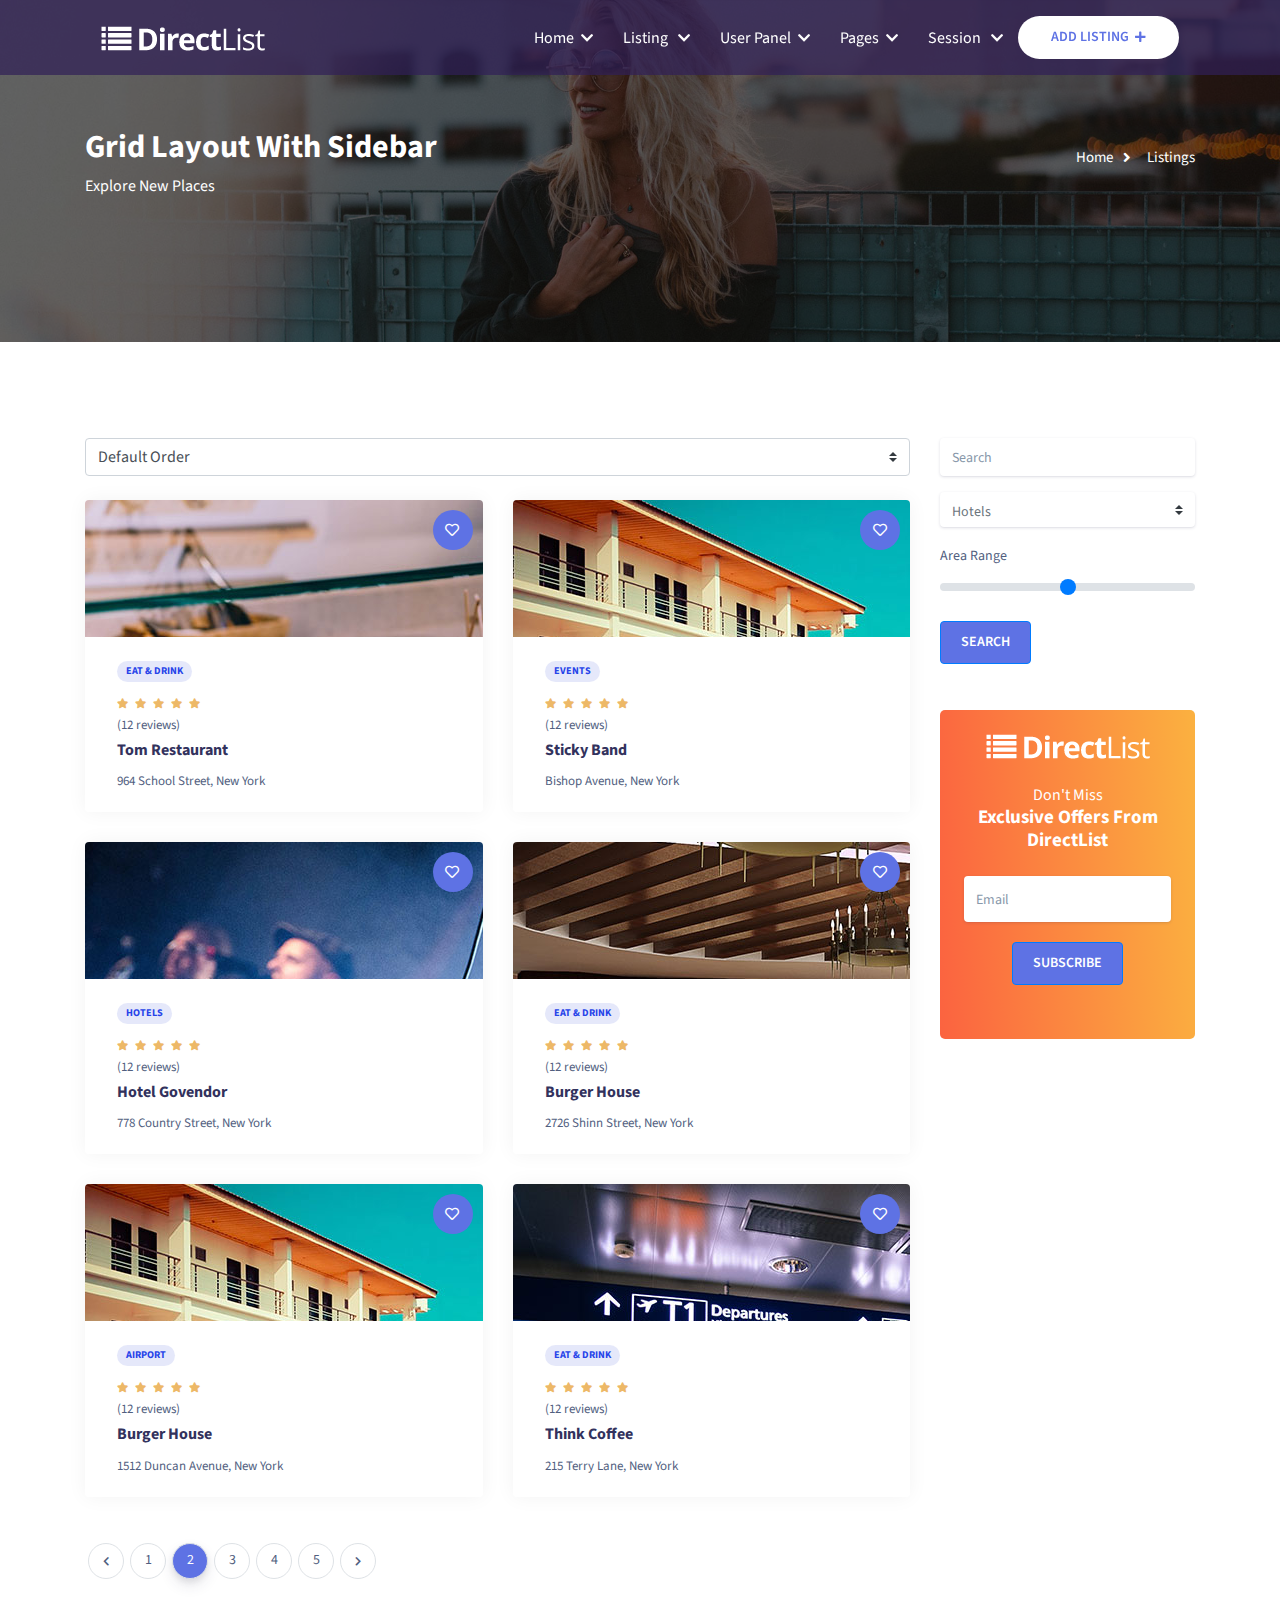
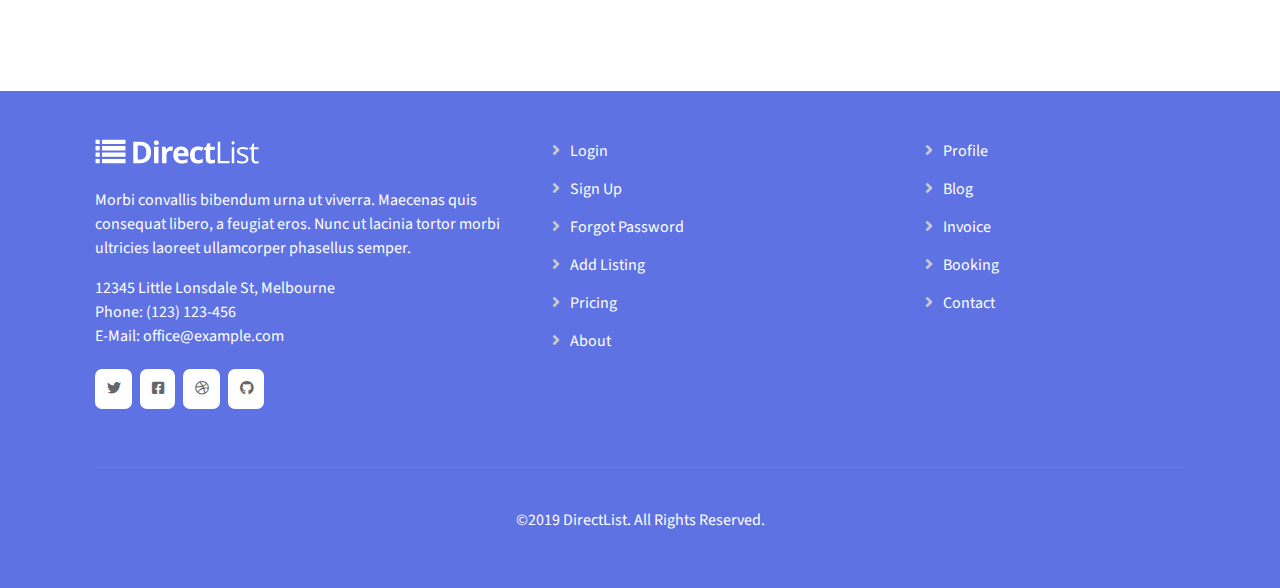
<file: grid.html>
<!DOCTYPE html>
<html lang="en">

<head>
    <meta charset="UTF-8">
    <meta name="viewport" content="width=device-width, initial-scale=1.0">
    <meta http-equiv="X-UA-Compatible" content="ie=edge">

    <!-- owl carousel cdn  -->
    <!-- <link rel="stylesheet" href="OwlCarousel2-2.3.4/dist/owl.carousel.min.js"> -->
    <!-- <link rel="stylesheet" href="OwlCarousel2-2.3.4/dist/assets/owl.carousel.min.css"> -->

    <link rel="stylesheet" href="https://cdnjs.cloudflare.com/ajax/libs/OwlCarousel2/2.3.4/assets/owl.carousel.min.css">
    <link rel="stylesheet" href="https://cdnjs.cloudflare.com/ajax/libs/OwlCarousel2/2.3.4/assets/owl.theme.default.min.css">
    <!-- CDN Font Awesome -->
    <link rel="stylesheet" href="https://cdnjs.cloudflare.com/ajax/libs/font-awesome/5.11.2/css/all.min.css">
    <!-- Bootstrap link -->
    <link rel="stylesheet" href="https://stackpath.bootstrapcdn.com/bootstrap/4.4.1/css/bootstrap.min.css" integrity="sha384-Vkoo8x4CGsO3+Hhxv8T/Q5PaXtkKtu6ug5TOeNV6gBiFeWPGFN9MuhOf23Q9Ifjh" crossorigin="anonymous">
    <!-- google font -->
    <link href="https://fonts.googleapis.com/css?family=Source+Sans+Pro:300,400,400i,600,600i,700,700i,900,900i&display=swap" rel="stylesheet">

    <!-- link for css -->
    <link rel="stylesheet" href="css/main.css">
    <title>Grid Layout</title>
</head>

<body>
    <div id="grids">
        <header>
            <div id="myNavbar">
                <div class="container">
                    <div class="row">
                        <div class="col-lg-12">
                            <nav class="navbar navbar-expand-lg navbar-light">
                                <!--Mobile nav-->
                                <a class="navbar-brand" href="index.html">
                                    <img src="assets/logo-white.png" alt="">
                                </a>
                                <button class="navbar-toggler" type="button" data-toggle="collapse" data-target="#navbarSupportedContent" aria-controls="navbarSupportedContent" aria-expanded="false" aria-label="Toggle navigation">
                                    <span class="navbar-toggler-icon"></span>
                                </button>
                                <!-- end of Mobile nav-->

                                <div class="collapse navbar-collapse justify-content-end" id="navbarSupportedContent">
                                    <ul class="navbar-nav">

                                        <li class="nav-item dropdown navActive">
                                            <a class="nav-link" href="index.html" id="navbarDropdown" role="button" data-toggle="dropdown" aria-haspopup="true" aria-expanded="false">
                                                Home<i class="fas fa-chevron-down"></i>
                                            </a>

                                            <div class="dropdown-menu" aria-labelledby="navbarDropdown">
                                                <div class="btn-group dropright">
                                                    <button type="button" onclick="location.href='index.html'" class="btn btn-secondary dropdown-toggle" data-toggle="dropdown" aria-haspopup="true" aria-expanded="false">
                                                        Home Version 1
                                                    </button>
                                                </div>
                                                <div class="btn-group dropright">
                                                    <button type="button" class="btn dropdown-toggle" data-toggle="dropdown" aria-haspopup="true" aria-expanded="false">
                                                        Home Version 2
                                                    </button>
                                                </div>

                                            </div>
                                        </li>

                                        <li class="nav-item dropdown">
                                            <a class="nav-link" href="#" id="navbarDropdown" role="button" data-toggle="dropdown" aria-haspopup="true" aria-expanded="false">
                                                Listing <i class="fas fa-chevron-down"></i>
                                            </a>
                                            <div class="dropdown-menu" aria-labelledby="navbarDropdown">
                                                <div class="btn-group dropright">
                                                    <button type="button" class="btn btn-secondary dropdown-toggle" data-toggle="dropdown" aria-haspopup="true" aria-expanded="false">
                                                        List Layout <i class="fas fa-chevron-right"></i>
                                                    </button>

                                                    <div class="dropdown-menu">
                                                        <a href="">Width Sidebar</a>
                                                        <a href="">Full Width</a>
                                                        <a href="">Full Width + Map</a>
                                                    </div>
                                                </div>
                                                <div class="btn-group dropright">
                                                    <button type="button" class="btn dropdown-toggle" data-toggle="dropdown" aria-haspopup="true" aria-expanded="false">
                                                        Grid Layout <i class="fas fa-chevron-right"></i>
                                                    </button>

                                                    <div class="dropdown-menu">
                                                        <a href="grid.html">Width Sidebar</a>
                                                        <a href="">Full Width</a>
                                                        <a href="">Full Width + Map</a>
                                                    </div>


                                                </div>
                                                <div class="btn-group dropright">
                                                    <button type="button" class="btn btn-secondary dropdown-toggle" data-toggle="dropdown" aria-haspopup="true" aria-expanded="false">
                                                        Half Screen Map <i class="fas fa-chevron-right"></i>
                                                    </button>

                                                    <div class="dropdown-menu">
                                                        <a href="">Layout1</a>
                                                        <a href="">Layout2</a>
                                                    </div>
                                                </div>

                                                <div class="btn-group dropright">
                                                    <button type="button" class="btn btn-secondary dropdown-toggle" data-toggle="dropdown" aria-haspopup="true" aria-expanded="false">
                                                        Detail <i class="fas fa-chevron-right"></i>
                                                    </button>

                                                    <div class="dropdown-menu">
                                                        <a href="">Version 1</a>
                                                        <a href="">Version 2</a>
                                                    </div>

                                                </div>
                                            </div>
                                        </li>

                                        <li class="nav-item dropdown">
                                            <a class="nav-link" href="#" id="navbarDropdown" role="button" data-toggle="dropdown" aria-haspopup="true" aria-expanded="false">
                                                User Panel<i class="fas fa-chevron-down"></i>
                                            </a>
                                            <div class="dropdown-menu" aria-labelledby="navbarDropdown">

                                                <div class="btn-group dropright">
                                                    <button type="button" class="btn btn-secondary dropdown-toggle" data-toggle="dropdown" aria-haspopup="true" aria-expanded="false">
                                                        Dashboard
                                                    </button>
                                                </div>

                                                <div class="btn-group dropright">
                                                    <button type="button" class="btn btn-secondary dropdown-toggle" data-toggle="dropdown" aria-haspopup="true" aria-expanded="false">
                                                        Messages
                                                    </button>
                                                </div>

                                                <div class="btn-group dropright">
                                                    <button type="button" class="btn btn-secondary dropdown-toggle" data-toggle="dropdown" aria-haspopup="true" aria-expanded="false">
                                                        Bookings 
                                                    </button>
                                                </div>

                                                <div class="btn-group dropright">
                                                    <button type="button" class="btn btn-secondary dropdown-toggle" data-toggle="dropdown" aria-haspopup="true" aria-expanded="false">
                                                        Reviews 
                                                    </button>
                                                </div>

                                                <div class="btn-group dropright">
                                                    <button type="button" class="btn btn-secondary dropdown-toggle" data-toggle="dropdown" aria-haspopup="true" aria-expanded="false">
                                                        Bookmarks
                                                    </button>
                                                </div>

                                                <div class="btn-group dropright">
                                                    <button type="button" class="btn btn-secondary dropdown-toggle" data-toggle="dropdown" aria-haspopup="true" aria-expanded="false">
                                                        My Listings
                                                    </button>
                                                </div>

                                                <div class="btn-group dropright">
                                                    <button type="button" class="btn btn-secondary dropdown-toggle" data-toggle="dropdown" aria-haspopup="true" aria-expanded="false">
                                                        Add List 
                                                    </button>
                                                </div>

                                                <div class="btn-group dropright">
                                                    <button type="button" class="btn btn-secondary dropdown-toggle" data-toggle="dropdown" aria-haspopup="true" aria-expanded="false">
                                                        Profile 
                                                    </button>
                                                </div>




                                            </div>
                                        </li>

                                        <li class="nav-item dropdown">
                                            <a class="nav-link" href="#" id="navbarDropdown" role="button" data-toggle="dropdown" aria-haspopup="true" aria-expanded="false">
                                                Pages<i class="fas fa-chevron-down"></i>
                                            </a>
                                            <div class="dropdown-menu" aria-labelledby="navbarDropdown">
                                                <div class="btn-group dropright">
                                                    <button type="button" onclick="location.href='pricing.html'" class="btn btn-secondary dropdown-toggle" data-toggle="dropdown" aria-haspopup="true" aria-expanded="false">
                                                       Pricing
                                                    </button>
                                                </div>

                                                <div class="btn-group dropright">
                                                    <button type="button" class="btn btn-secondary dropdown-toggle" data-toggle="dropdown" aria-haspopup="true" aria-expanded="false">
                                                        Invoice
                                                    </button>
                                                </div>

                                                <div class="btn-group dropright">
                                                    <button type="button" class="btn btn-secondary dropdown-toggle" data-toggle="dropdown" aria-haspopup="true" aria-expanded="false">
                                                        Booking
                                                    </button>
                                                </div>

                                                <div class="btn-group dropright">
                                                    <button type="button" class="btn btn-secondary dropdown-toggle" data-toggle="dropdown" aria-haspopup="true" aria-expanded="false">
                                                       Add Listing
                                                    </button>
                                                </div>

                                                <div class="btn-group dropright">
                                                    <button type="button" class="btn btn-secondary dropdown-toggle" data-toggle="dropdown" aria-haspopup="true" aria-expanded="false">
                                                        Profile
                                                    </button>
                                                </div>

                                                <div class="btn-group dropright">
                                                    <button type="button" class="btn btn-secondary dropdown-toggle" data-toggle="dropdown" aria-haspopup="true" aria-expanded="false">
                                                        Blog <i class="fas fa-chevron-right"></i>
                                                    </button>
                                                    <div class="dropdown-menu">
                                                        <a href="blog.html">Width Sidebar</a>
                                                        <a href="">Full Width</a>
                                                        <a href="">Full Width + Map</a>
                                                    </div>

                                                </div>

                                                <div class="btn-group dropright">
                                                    <button type="button" class="btn btn-secondary dropdown-toggle" data-toggle="dropdown" aria-haspopup="true" aria-expanded="false">
                                                        About
                                                    </button>
                                                </div>

                                                <div class="btn-group dropright">
                                                    <button type="button" class="btn btn-secondary dropdown-toggle" data-toggle="dropdown" aria-haspopup="true" aria-expanded="false">
                                                        Contact
                                                    </button>
                                                </div>

                                            </div>
                                        </li>

                                        <li class="nav-item dropdown">
                                            <a class="nav-link" href="#" id="navbarDropdown" role="button" data-toggle="dropdown" aria-haspopup="true" aria-expanded="false">
                                                Session <i class="fas fa-chevron-down"></i>
                                            </a>
                                            <div class="dropdown-menu" aria-labelledby="navbarDropdown">
                                                <div class="btn-group dropright">
                                                    <button type="button" onclick="location.href='login.html'" class="btn btn-secondary dropdown-toggle" data-toggle="dropdown" aria-haspopup="true" aria-expanded="false">
                                                        Login
                                                    </button>
                                                </div>
                                                <div class="btn-group dropright">
                                                    <button type="button" class="btn dropdown-toggle" data-toggle="dropdown" aria-haspopup="true" aria-expanded="false">
                                                        Register
                                                    </button>
                                                </div>
                                                <div class="btn-group dropright">
                                                    <button type="button" class="btn dropdown-toggle" data-toggle="dropdown" aria-haspopup="true" aria-expanded="false">
                                                        Forgot Password
                                                    </button>
                                                </div>
                                                <div class="btn-group dropright">
                                                    <button type="button" class="btn dropdown-toggle" data-toggle="dropdown" aria-haspopup="true" aria-expanded="false">
                                                        Coming Soon
                                                    </button>
                                                </div>

                                            </div>
                                        </li>


                                    </ul>

                                    <!--Button Adding-->
                                    <div class="header-widget">
                                        <a class="btn btn-neutral btn-icon btn-radius" href="#">
                                            ADD LISTING
                                            <i class="fa fa-plus"> </i>
                                        </a>
                                    </div>
                                    <!--End of Adding-->
                                </div>
                            </nav>
                        </div>
                    </div>
                </div>
            </div>
        </header>
        <main>
            <div id="girl-heading">
                <div class="container">
                    <div class="row">
                        <div class="col-md-8 col-sm-12">
                            <div class="contentwrapper">
                                <h2>Grid Layout With Sidebar</h2>
                                <p>Explore New Places</p>
                            </div>
                        </div>

                        <div class="col-md-4 col-sm-12">
                            <nav id="breadcrumbs">
                                <ul>
                                    <li>Home</li>
                                    <i class="fas fa-angle-right"></i>
                                    <li>Listings</li>
                                </ul>
                            </nav>
                        </div>



                    </div>
                </div>
            </div>

            <div id="content-grid">
                <div class="container">
                    <div class="row">
                        <div class="col-lg-9 col-md-8">
                            <div class="row mb-4">
                                <div class="sorting">
                                    <select class="custom-select" id="validationTooltip04" required>
                                        <option selected disabled value="">Default Order</option>
                                        <option>Highest Rated</option>
                                        <option>Most Reviewed</option>
                                        <option>Newest Listings</option>
                                        <option>Oldest Listings</option>
                                    </select>

                                </div>
                            </div>
                            <div class="row">
                                <div class="col-lg-6 col-md-12 grid-layout-list">
                                    <div class="grid-items">
                                        <div class="listing-item">
                                            <a href="#">
                                                <img src="assets/most-img-1.jpg" alt="">
                                            </a>
                                        </div>
                                        <div class="gridcontentwrap">
                                            <span class="badge badge-pill">
                                                EAT & DRINK
                                            </span>
                                            <div class="rating">
                                                <i class="fas fa-star"></i>
                                                <i class="fas fa-star"></i>
                                                <i class="fas fa-star"></i>
                                                <i class="fas fa-star"></i>
                                                <i class="fas fa-star"></i>
                                            </div>
                                            <span class="num-rate">
                                                (12 reviews)
                                            </span>
                                            <h3>Tom Restaurant</h3>
                                            <span><small> 964 School Street, New York</small></span>
                                            <span class="round-pill like-banner d-block">
                                                <i class="far fa-heart"></i>
                                            </span>
                                        </div>
                                    </div>
                                </div>
                                <div class="col-lg-6 col-md-12 grid-layout-list">
                                    <div class="grid-items">
                                        <div class="listing-item">
                                            <a href="#">
                                                <img src="assets/most-img-2.jpg" alt="">
                                            </a>
                                        </div>
                                        <div class="gridcontentwrap">
                                            <span class="badge badge-pill">
                                                EVENTS
                                            </span>
                                            <div class="rating">
                                                <i class="fas fa-star"></i>
                                                <i class="fas fa-star"></i>
                                                <i class="fas fa-star"></i>
                                                <i class="fas fa-star"></i>
                                                <i class="fas fa-star"></i>
                                            </div>
                                            <span class="num-rate">
                                                (12 reviews)
                                            </span>
                                            <h3>Sticky Band
                                            </h3>
                                            <span><small>Bishop Avenue, New York</small></span>
                                            <span class="round-pill like-banner d-block">
                                                <i class="far fa-heart"></i>
                                            </span>
                                        </div>
                                    </div>
                                </div>
                                <div class="col-lg-6 col-md-12 grid-layout-list">
                                    <div class="grid-items">
                                        <div class="listing-item">
                                            <a href="#">
                                                <img src="assets/most-img-3.jpg" alt="">
                                            </a>
                                        </div>
                                        <div class="gridcontentwrap">
                                            <span class="badge badge-pill">
                                               HOTELS
                                            </span>
                                            <div class="rating">
                                                <i class="fas fa-star"></i>
                                                <i class="fas fa-star"></i>
                                                <i class="fas fa-star"></i>
                                                <i class="fas fa-star"></i>
                                                <i class="fas fa-star"></i>
                                            </div>
                                            <span class="num-rate">
                                                (12 reviews)
                                            </span>
                                            <h3>Hotel Govendor
                                            </h3>
                                            <span><small> 778 Country Street, New York</small></span>
                                            <span class="round-pill like-banner d-block">
                                                <i class="far fa-heart"></i>
                                            </span>
                                        </div>
                                    </div>
                                </div>
                                <div class="col-lg-6 col-md-12 grid-layout-list">
                                    <div class="grid-items">
                                        <div class="listing-item">
                                            <a href="#">
                                                <img src="assets/most-img-4.jpg" alt="">
                                            </a>
                                        </div>
                                        <div class="gridcontentwrap">
                                            <span class="badge badge-pill">
                                                EAT & DRINK
                                            </span>
                                            <div class="rating">
                                                <i class="fas fa-star"></i>
                                                <i class="fas fa-star"></i>
                                                <i class="fas fa-star"></i>
                                                <i class="fas fa-star"></i>
                                                <i class="fas fa-star"></i>
                                            </div>
                                            <span class="num-rate">
                                                (12 reviews)
                                            </span>
                                            <h3>Burger House
                                            </h3>
                                            <span><small> 2726 Shinn Street, New York</small></span>
                                            <span class="round-pill like-banner d-block">
                                                <i class="far fa-heart"></i>
                                            </span>
                                        </div>
                                    </div>
                                </div>
                                <div class="col-lg-6 col-md-12 grid-layout-list">
                                    <div class="grid-items">
                                        <div class="listing-item">
                                            <a href="#">
                                                <img src="assets/most-img-2.jpg" alt="">
                                            </a>
                                        </div>
                                        <div class="gridcontentwrap">
                                            <span class="badge badge-pill">
                                                AIRPORT
                                            </span>
                                            <div class="rating">
                                                <i class="fas fa-star"></i>
                                                <i class="fas fa-star"></i>
                                                <i class="fas fa-star"></i>
                                                <i class="fas fa-star"></i>
                                                <i class="fas fa-star"></i>
                                            </div>
                                            <span class="num-rate">
                                                (12 reviews)
                                            </span>
                                            <h3>Burger House
                                            </h3>
                                            <span><small> 1512 Duncan Avenue, New York</small></span>
                                            <span class="round-pill like-banner d-block">
                                                <i class="far fa-heart"></i>
                                            </span>
                                        </div>
                                    </div>
                                </div>
                                <div class="col-lg-6 col-md-12 grid-layout-list">
                                    <div class="grid-items">
                                        <div class="listing-item">
                                            <a href="#">
                                                <img src="assets/most-img-6.jpg" alt="">
                                            </a>
                                        </div>
                                        <div class="gridcontentwrap">
                                            <span class="badge badge-pill">
                                                EAT & DRINK
                                            </span>
                                            <div class="rating">
                                                <i class="fas fa-star"></i>
                                                <i class="fas fa-star"></i>
                                                <i class="fas fa-star"></i>
                                                <i class="fas fa-star"></i>
                                                <i class="fas fa-star"></i>
                                            </div>
                                            <span class="num-rate">
                                                (12 reviews)
                                            </span>
                                            <h3>Think Coffee
                                            </h3>
                                            <span><small>215 Terry Lane, New York</small></span>
                                            <span class="round-pill like-banner d-block">
                                                <i class="far fa-heart"></i>
                                            </span>
                                        </div>
                                    </div>
                                </div>


                            </div>
                            <div class="row">
                                <div class="col-md-12">
                                    <div class="mt-3">
                                        <nav class="pagenav">
                                            <ul class="pagination">
                                                <li class="page-item"><a class="page-lik" href="#"><i class="fas fa-chevron-left"></i></a class="page-lik"></li class="page-item">
                                                <li class="page-item"><a class="page-lik" href="#">1</a></li>
                                                <li class="page-item active"><a class="page-lik" href="#">2</a></li>
                                                <li class="page-item"><a class="page-lik" href="#">3</a></li>
                                                <li class="page-item"><a class="page-lik" href="#">4</a></li>
                                                <li class="page-item"><a class="page-lik" href="#">5</a></li>
                                                <li class="page-item"><a class="page-lik" href="#"><i class="fas fa-chevron-right"></i></a></li>
                                            </ul>

                                        </nav>
                                    </div>
                                </div>
                            </div>
                        </div>



                        <div class="col-lg-3 col-md-4">

                            <div class="sidebar">
                                <div class="row">
                                    <div class="col-lg-12 col-sm-12">
                                        <div class="form-group">
                                            <input class="form-control form-control-alternative" placeholder="Search" type="text">
                                        </div>
                                    </div>

                                    <div class="col-lg-12 col-sm-12">
                                        <div class="form-group">
                                            <select class="form-control text-muted form-control-alternative custom-select" id="exampleFormControlSelect1">
                                                <option>Hotels</option>
                                                <option>Bars</option>
                                                <option>Food Courts</option>
                                                <option>Events</option>
                                                <option>Cafe Bar</option>
                                            </select>
                                        </div>
                                    </div>

                                    <div class="col-lg-12 col-sm-12">
                                        <div class="form-group">
                                            <label for="customRange1">Area Range</label>
                                            <input type="range" class="custom-range" id="customRange1">
                                        </div>
                                    </div>

                                    <div class="col-lg-12 col-sm-12">
                                        <div class="form-group">
                                            <button class="btn btn-primary" type="button">SEARCH</button>
                                        </div>
                                    </div>
                                </div>

                                <div class="row">
                                    <div class="col-lg-12 col-sm-12 text-center">
                                        <div class="thewidget">
                                            <img src="assets/logo-white.png" alt="">
                                            <p class="text-white mb-0">Don't Miss</p>
                                            <h4 class="text-white">Exclusive Offers From DirectList</h4>
                                            <div class="form-group">
                                                <input class="form-control form-control-alternative" placeholder="Email" type="text">
                                                <button class="btn btn-primary" type="button">Subscribe</button>
                                            </div>
                                        </div>
                                    </div>
                                </div>
                            </div>
                        </div>
                    </div>
                </div>
            </div>

        </main>


        <footer>
            <div id="footer">
                <div class="container">
                    <div class="row">
                        <div class="col-md-5 col-sm-6">
                            <div class="items">
                                <div class="contenter">
                                    <img src="assets/logo-white.png" alt="">
                                    <br> <br>
                                    <p>Morbi convallis bibendum urna ut viverra. Maecenas quis consequat libero, a feugiat eros. Nunc ut lacinia tortor morbi ultricies laoreet ullamcorper phasellus semper.

                                    </p>
                                </div>
                                <div class="text-widget">
                                    <span>12345 Little Lonsdale St, Melbourne</span> <br>

                                    <span> Phone: (123) 123-456 </span> <br>
                                    <span> E-Mail: <a href="#">office@example.com</a></span>
                                    <div class="socialize">
                                        <a href="#"><i class="fab fa-twitter"></i> </a>

                                        <a href="#"><i class="fab fa-facebook-square"></i> </a>
                                        <a href="#"><i class="fab fa-dribbble"></i> </a>
                                        <a href="#"><i class="fab fa-github"></i> </a>

                                    </div>
                                </div>
                            </div>
                        </div>
                        <div class="col-md-4 col-sm-6 ">
                            <div class="foot-links">
                                <ul>
                                    <a href="#"><i class="fas fa-angle-right"></i>
                                        <li>Login</li>
                                    </a>
                                    <a href="#"><i class="fas fa-angle-right"></i>
                                        <li>Sign Up</li>
                                    </a>

                                    <a href="#"><i class="fas fa-angle-right"></i>
                                        <li>Forgot Password</li>
                                    </a>

                                    <a href="#"><i class="fas fa-angle-right"></i>
                                        <li>Add Listing</li>
                                    </a>

                                    <a href="#"><i class="fas fa-angle-right"></i>
                                        <li>Pricing</li>
                                    </a>

                                    <a href="#"><i class="fas fa-angle-right"></i>
                                        <li>About</li>
                                    </a>
                                </ul>
                            </div>
                        </div>
                        <div class="col-md-3  col-sm-12">
                            <div class="foot-links">
                                <ul>
                                    <a href="#"><i class="fas fa-angle-right"></i>
                                        <li>Profile</li>
                                    </a>
                                    <a href="#"><i class="fas fa-angle-right"></i>
                                        <li>Blog</li>
                                    </a>

                                    <a href="#"><i class="fas fa-angle-right"></i>
                                        <li>Invoice</li>
                                    </a>

                                    <a href="#"><i class="fas fa-angle-right"></i>
                                        <li>Booking</li>
                                    </a>

                                    <a href="#"><i class="fas fa-angle-right"></i>
                                        <li>Contact</li>
                                    </a>
                                </ul>
                            </div>
                        </div>
                    </div>
                    <div class="row">
                        <div class="col-md-12">
                            <div class="copyrighter">
                                <p>&copy;2019 DirectList. All Rights Reserved.</p>
                            </div>
                        </div>

                    </div>
                </div>
            </div>
        </footer>

        <!-- Bootstrap JS-->
        <script src="https://code.jquery.com/jquery-3.4.1.slim.min.js" integrity="sha384-J6qa4849blE2+poT4WnyKhv5vZF5SrPo0iEjwBvKU7imGFAV0wwj1yYfoRSJoZ+n" crossorigin="anonymous"></script>
        <script src="https://cdn.jsdelivr.net/npm/popper.js@1.16.0/dist/umd/popper.min.js" integrity="sha384-Q6E9RHvbIyZFJoft+2mJbHaEWldlvI9IOYy5n3zV9zzTtmI3UksdQRVvoxMfooAo" crossorigin="anonymous"></script>
        <script src="https://stackpath.bootstrapcdn.com/bootstrap/4.4.1/js/bootstrap.min.js" integrity="sha384-wfSDF2E50Y2D1uUdj0O3uMBJnjuUD4Ih7YwaYd1iqfktj0Uod8GCExl3Og8ifwB6" crossorigin="anonymous"></script>
        <!-- <script src="OwlCarousel2-2.3.4/dist/owl.carousel.js"></script> -->
        <!-- <script src="OwlCarousel2-2.3.4/dist/owl.carousel.min.js"></script> -->
        <script src="https://cdnjs.cloudflare.com/ajax/libs/OwlCarousel2/2.3.4/owl.carousel.min.js"></script>
        <script src="scripts/script.js"></script>
    </div>
</body>

</html>
</file>
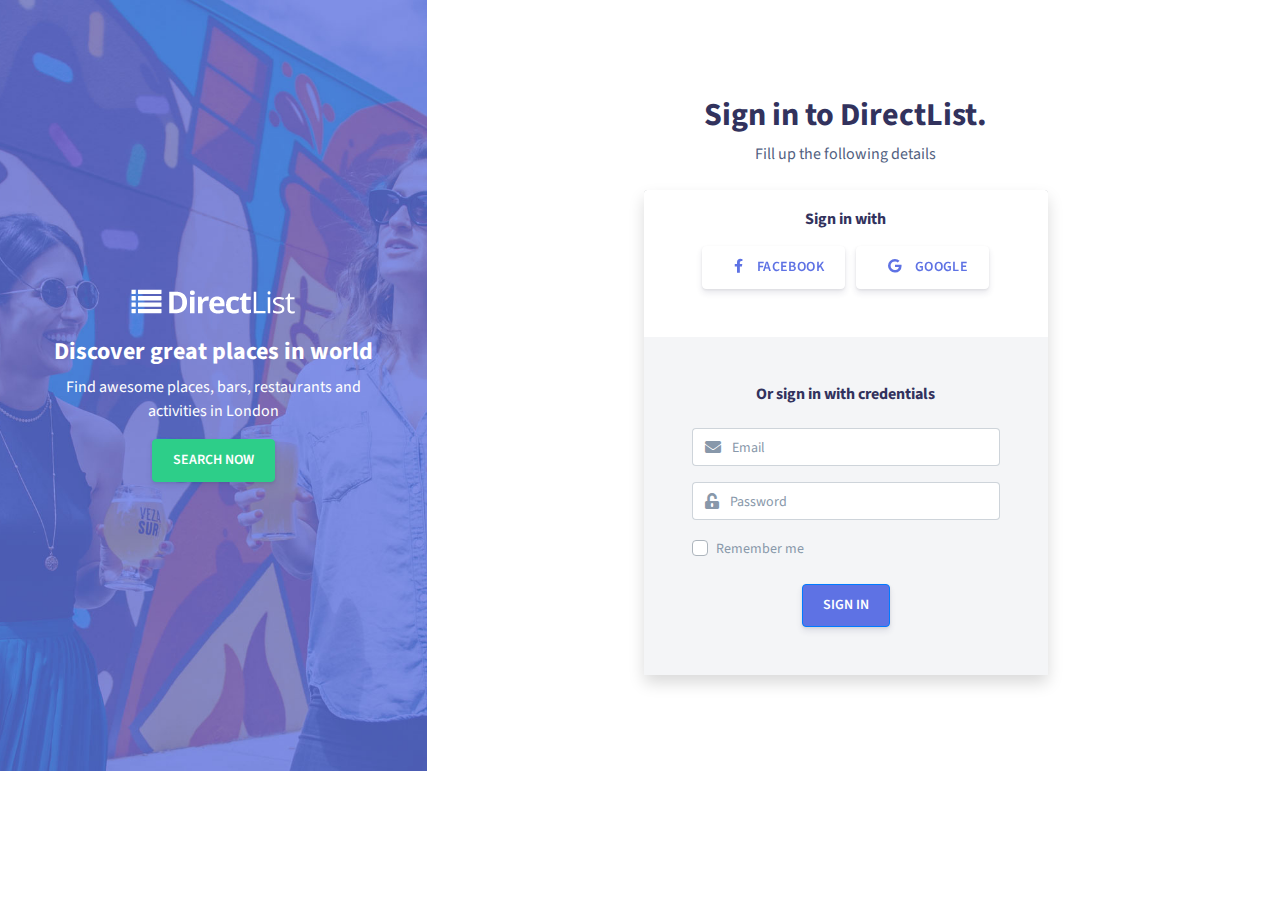
<file: login.html>
<!DOCTYPE html>
<html lang="en">

<head>
    <meta charset="UTF-8">
    <meta name="viewport" content="width=device-width, initial-scale=1.0">
    <meta http-equiv="X-UA-Compatible" content="ie=edge">

    <!-- owl carousel cdn  -->
    <!-- <link rel="stylesheet" href="OwlCarousel2-2.3.4/dist/owl.carousel.min.js"> -->
    <!-- <link rel="stylesheet" href="OwlCarousel2-2.3.4/dist/assets/owl.carousel.min.css"> -->

    <link rel="stylesheet" href="https://cdnjs.cloudflare.com/ajax/libs/OwlCarousel2/2.3.4/assets/owl.carousel.min.css">
    <link rel="stylesheet" href="https://cdnjs.cloudflare.com/ajax/libs/OwlCarousel2/2.3.4/assets/owl.theme.default.min.css">
    <!-- CDN Font Awesome -->
    <link rel="stylesheet" href="https://cdnjs.cloudflare.com/ajax/libs/font-awesome/5.11.2/css/all.min.css">
    <!-- Bootstrap link -->
    <link rel="stylesheet" href="https://stackpath.bootstrapcdn.com/bootstrap/4.4.1/css/bootstrap.min.css" integrity="sha384-Vkoo8x4CGsO3+Hhxv8T/Q5PaXtkKtu6ug5TOeNV6gBiFeWPGFN9MuhOf23Q9Ifjh" crossorigin="anonymous">
    <!-- google font -->
    <link href="https://fonts.googleapis.com/css?family=Source+Sans+Pro:300,400,400i,600,600i,700,700i,900,900i&display=swap" rel="stylesheet">

    <!-- link for css -->
    <link rel="stylesheet" href="css/main.css">
    <title>Pricing</title>
</head>

<body>
    <div id="login">
        <div class="container-fluid">
            <div class="row">
                <div class="col-lg-4 side-banner">
                    <div class="content px-5 text-center d-flex justify-content-center h-100">
                        <div class="content-box align-self-center">
                            <img src="assets/logo-white.png" alt="">
                            <h4 class="text-white">Discover great places in world</h4>
                            <p class="text-white">Find awesome places, bars, restaurants and activities in London</p>
                            <a class="btn btn-success" href="#">Search Now</a>
                        </div>
                    </div>
                </div>
                <div class="col-lg-8">
                    <div class="sign-content">
                        <div class="row">
                            <div class="col-lg-6 mx-auto">
                                <div class="intro text-center mb-4">
                                    <h2>Sign in to DirectList.</h2>
                                    <p>Fill up the following details</p>
                                </div>
                                <div class="card bg-secondary shadow border-0">
                                    <div class="card-header bg-white pb-5">
                                        <div class="text-muted text-center mb-3">
                                            <h6>Sign in with</h6>
                                        </div>
                                        <div class="btn-wrapper text-center">
                                            <a class="btn btn-neutral btn-icon" href="#">
                                                <span class="btn-inner--icon">
                                                    <i class="fab fa-facebook-f"></i>
                                                </span>
                                                <span class="btn-inner--text">Facebook</span>
                                            </a>
                                            <a class="btn btn-neutral btn-icon" href="#">
                                                <span class="btn-inner--icon">
                                                    <i class="fab fa-google"></i>
                                                </span>
                                                <span class="btn-inner--text">Google</span>
                                            </a>
                                        </div>
                                    </div>
                                    <div class="card-body px-lg-5 py-lg-5">
                                        <div class="text-center text-muted mb-4">
                                            <h6>Or sign in with credentials</h6>
                                        </div>
                                        <form novalidate="" role="form" class="ng-untouched ng-pristine ng-valid">
                                            <div class="form-group mb-3">
                                                <div class="input-group input-group-alternative">
                                                    <div class="input-group-prepend">
                                                        <span class="input-group-text">
                                                            <i class="fa fa-envelope"></i>
                                                        </span>
                                                    </div>
                                                    <input class="form-control" placeholder="Email" type="email">
                                                </div>
                                            </div>
                                            <div class="form-group">
                                                <div class="input-group input-group-alternative">
                                                    <div class="input-group-prepend">
                                                        <span class="input-group-text">
                                                            <i class="fa fa-unlock-alt"></i>
                                                        </span>
                                                    </div>
                                                    <input class="form-control" placeholder="Password" type="password">
                                                </div>
                                            </div>
                                            <div class="custom-control custom-control-alternative custom-checkbox">
                                                <input class="custom-control-input" id=" customCheckLogin2" type="checkbox">
                                                <label class="custom-control-label" for=" customCheckLogin2">
                                                    <span>Remember me</span>
                                                </label>
                                            </div>
                                            <div class="text-center">
                                                <button class="btn btn-primary mt-4" type="button">Sign in</button>
                                            </div>
                                        </form>
                                    </div>
                                </div>
                            </div>
                        </div>
                    </div>
                </div>
            </div>
        </div>
    </div>
</body>

</html>
</file>
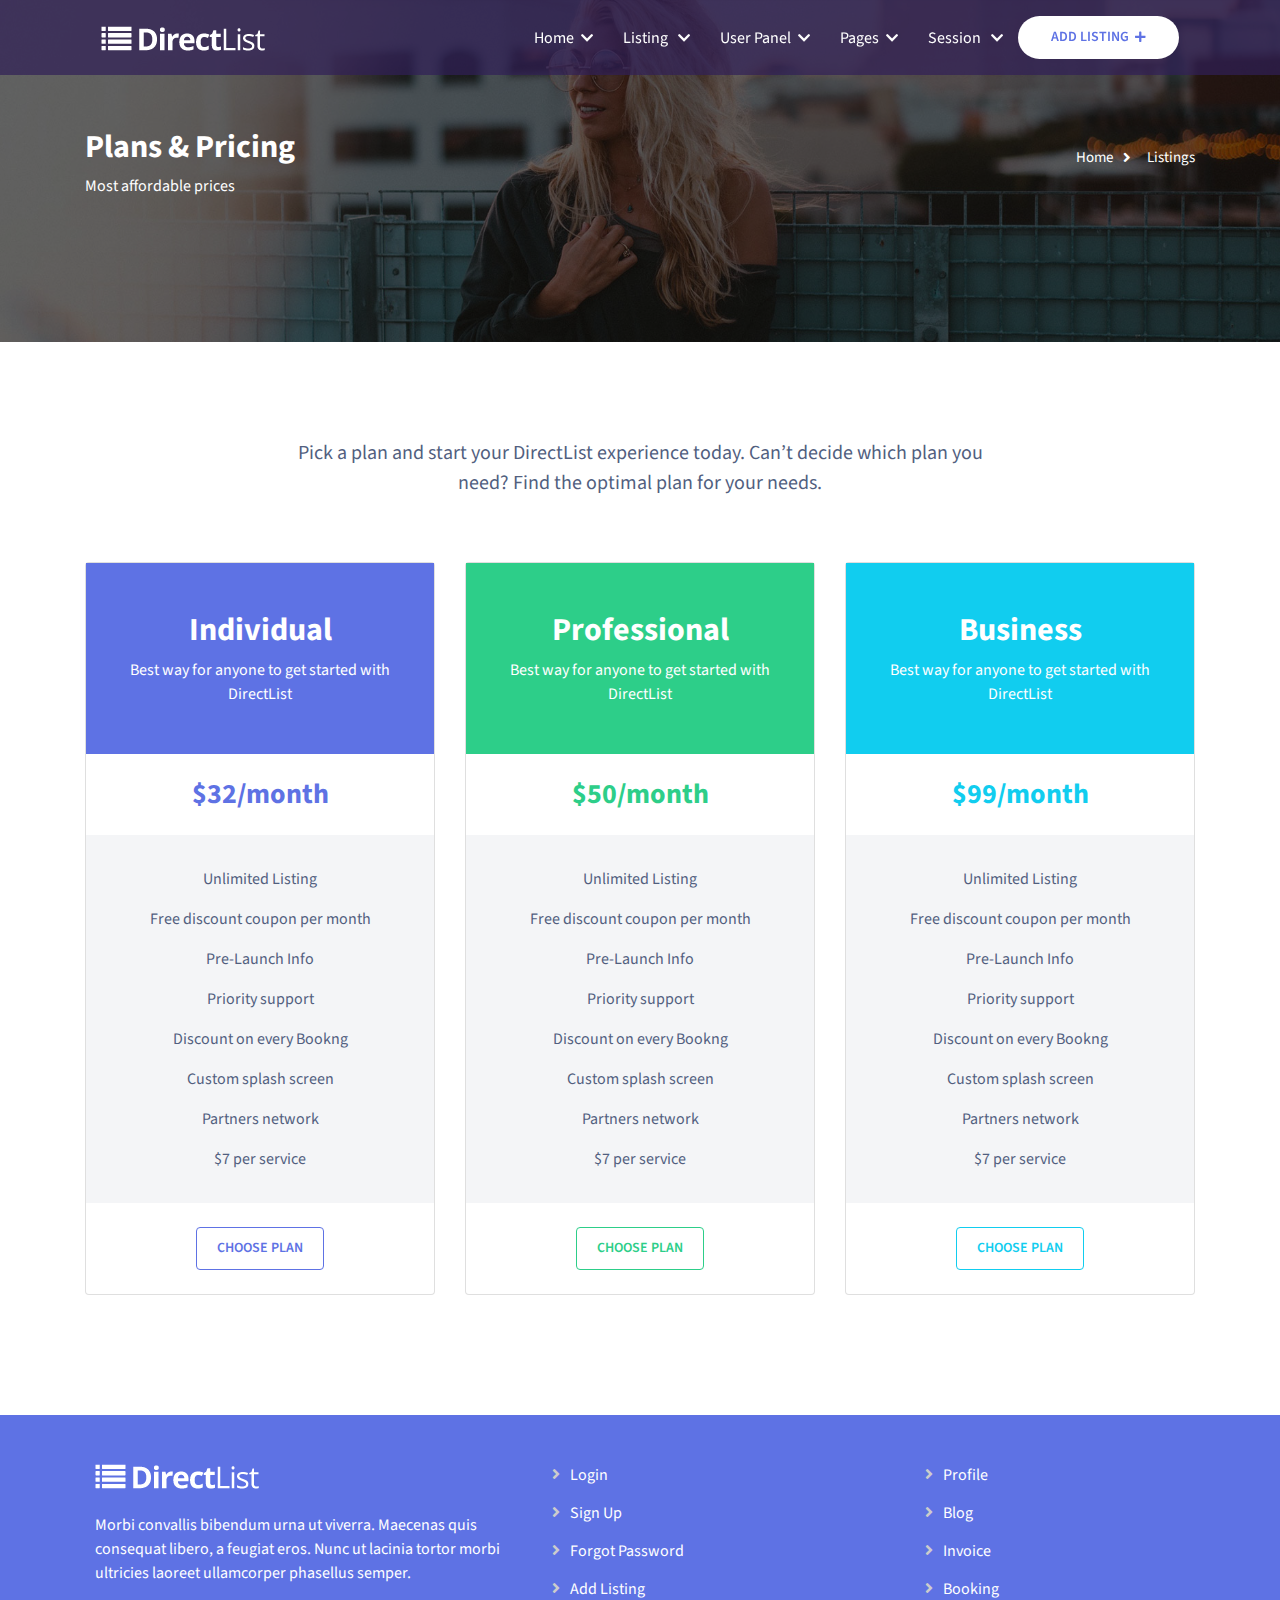
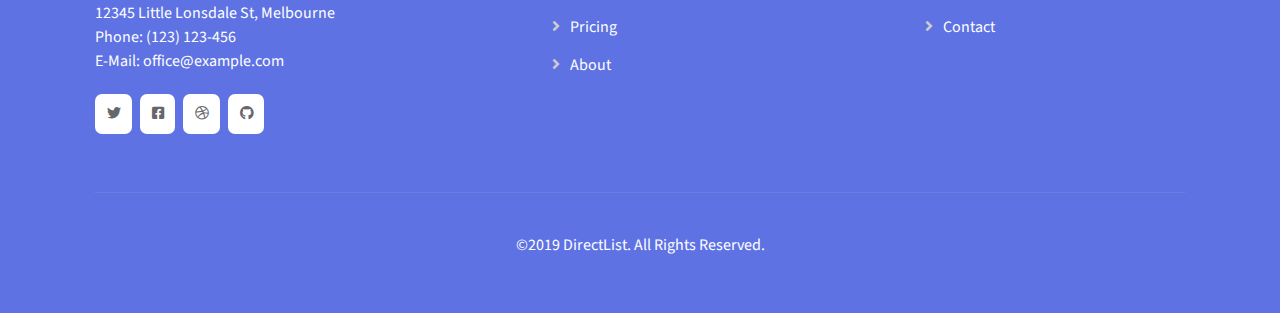
<file: pricing.html>
<!DOCTYPE html>
<html lang="en">

<head>
    <meta charset="UTF-8">
    <meta name="viewport" content="width=device-width, initial-scale=1.0">
    <meta http-equiv="X-UA-Compatible" content="ie=edge">

    <!-- owl carousel cdn  -->
    <!-- <link rel="stylesheet" href="OwlCarousel2-2.3.4/dist/owl.carousel.min.js"> -->
    <!-- <link rel="stylesheet" href="OwlCarousel2-2.3.4/dist/assets/owl.carousel.min.css"> -->

    <link rel="stylesheet" href="https://cdnjs.cloudflare.com/ajax/libs/OwlCarousel2/2.3.4/assets/owl.carousel.min.css">
    <link rel="stylesheet" href="https://cdnjs.cloudflare.com/ajax/libs/OwlCarousel2/2.3.4/assets/owl.theme.default.min.css">
    <!-- CDN Font Awesome -->
    <link rel="stylesheet" href="https://cdnjs.cloudflare.com/ajax/libs/font-awesome/5.11.2/css/all.min.css">
    <!-- Bootstrap link -->
    <link rel="stylesheet" href="https://stackpath.bootstrapcdn.com/bootstrap/4.4.1/css/bootstrap.min.css" integrity="sha384-Vkoo8x4CGsO3+Hhxv8T/Q5PaXtkKtu6ug5TOeNV6gBiFeWPGFN9MuhOf23Q9Ifjh" crossorigin="anonymous">
    <!-- google font -->
    <link href="https://fonts.googleapis.com/css?family=Source+Sans+Pro:300,400,400i,600,600i,700,700i,900,900i&display=swap" rel="stylesheet">

    <!-- link for css -->
    <link rel="stylesheet" href="css/main.css">
    <title>Pricing</title>
</head>

<body>
    <div id="pricing">
        <header>
            <div id="myNavbar">
                <div class="container">
                    <div class="row">
                        <div class="col-lg-12">
                            <nav class="navbar navbar-expand-lg navbar-light">
                                <!--Mobile nav-->
                                <a class="navbar-brand" href="index.html">
                                    <img src="assets/logo-white.png" alt="">
                                </a>
                                <button class="navbar-toggler" type="button" data-toggle="collapse" data-target="#navbarSupportedContent" aria-controls="navbarSupportedContent" aria-expanded="false" aria-label="Toggle navigation">
                                    <span class="navbar-toggler-icon"></span>
                                </button>
                                <!-- end of Mobile nav-->

                                <div class="collapse navbar-collapse justify-content-end" id="navbarSupportedContent">
                                    <ul class="navbar-nav">

                                        <li class="nav-item dropdown navActive">
                                            <a class="nav-link" href="index.html" id="navbarDropdown" role="button" data-toggle="dropdown" aria-haspopup="true" aria-expanded="false">
                                                Home<i class="fas fa-chevron-down"></i>
                                            </a>

                                            <div class="dropdown-menu" aria-labelledby="navbarDropdown">
                                                <div class="btn-group dropright">
                                                    <button type="button" onclick="location.href='index.html'" class="btn btn-secondary dropdown-toggle" data-toggle="dropdown" aria-haspopup="true" aria-expanded="false">
                                                        Home Version 1
                                                    </button>
                                                </div>
                                                <div class="btn-group dropright">
                                                    <button type="button" class="btn dropdown-toggle" data-toggle="dropdown" aria-haspopup="true" aria-expanded="false">
                                                        Home Version 2
                                                    </button>
                                                </div>

                                            </div>
                                        </li>

                                        <li class="nav-item dropdown">
                                            <a class="nav-link" href="#" id="navbarDropdown" role="button" data-toggle="dropdown" aria-haspopup="true" aria-expanded="false">
                                                Listing <i class="fas fa-chevron-down"></i>
                                            </a>
                                            <div class="dropdown-menu" aria-labelledby="navbarDropdown">
                                                <div class="btn-group dropright">
                                                    <button type="button" class="btn btn-secondary dropdown-toggle" data-toggle="dropdown" aria-haspopup="true" aria-expanded="false">
                                                        List Layout <i class="fas fa-chevron-right"></i>
                                                    </button>

                                                    <div class="dropdown-menu">
                                                        <a href="">Width Sidebar</a>
                                                        <a href="">Full Width</a>
                                                        <a href="">Full Width + Map</a>
                                                    </div>
                                                </div>
                                                <div class="btn-group dropright">
                                                    <button type="button" class="btn dropdown-toggle" data-toggle="dropdown" aria-haspopup="true" aria-expanded="false">
                                                        Grid Layout <i class="fas fa-chevron-right"></i>
                                                    </button>

                                                    <div class="dropdown-menu">
                                                        <a href="grid.html">Width Sidebar</a>
                                                        <a href="">Full Width</a>
                                                        <a href="">Full Width + Map</a>
                                                    </div>


                                                </div>
                                                <div class="btn-group dropright">
                                                    <button type="button" class="btn btn-secondary dropdown-toggle" data-toggle="dropdown" aria-haspopup="true" aria-expanded="false">
                                                        Half Screen Map <i class="fas fa-chevron-right"></i>
                                                    </button>

                                                    <div class="dropdown-menu">
                                                        <a href="">Layout1</a>
                                                        <a href="">Layout2</a>
                                                    </div>
                                                </div>

                                                <div class="btn-group dropright">
                                                    <button type="button" class="btn btn-secondary dropdown-toggle" data-toggle="dropdown" aria-haspopup="true" aria-expanded="false">
                                                        Detail <i class="fas fa-chevron-right"></i>
                                                    </button>

                                                    <div class="dropdown-menu">
                                                        <a href="">Version 1</a>
                                                        <a href="">Version 2</a>
                                                    </div>

                                                </div>
                                            </div>
                                        </li>

                                        <li class="nav-item dropdown">
                                            <a class="nav-link" href="#" id="navbarDropdown" role="button" data-toggle="dropdown" aria-haspopup="true" aria-expanded="false">
                                                User Panel<i class="fas fa-chevron-down"></i>
                                            </a>
                                            <div class="dropdown-menu" aria-labelledby="navbarDropdown">

                                                <div class="btn-group dropright">
                                                    <button type="button" class="btn btn-secondary dropdown-toggle" data-toggle="dropdown" aria-haspopup="true" aria-expanded="false">
                                                        Dashboard
                                                    </button>
                                                </div>

                                                <div class="btn-group dropright">
                                                    <button type="button" class="btn btn-secondary dropdown-toggle" data-toggle="dropdown" aria-haspopup="true" aria-expanded="false">
                                                        Messages
                                                    </button>
                                                </div>

                                                <div class="btn-group dropright">
                                                    <button type="button" class="btn btn-secondary dropdown-toggle" data-toggle="dropdown" aria-haspopup="true" aria-expanded="false">
                                                        Bookings 
                                                    </button>
                                                </div>

                                                <div class="btn-group dropright">
                                                    <button type="button" class="btn btn-secondary dropdown-toggle" data-toggle="dropdown" aria-haspopup="true" aria-expanded="false">
                                                        Reviews 
                                                    </button>
                                                </div>

                                                <div class="btn-group dropright">
                                                    <button type="button" class="btn btn-secondary dropdown-toggle" data-toggle="dropdown" aria-haspopup="true" aria-expanded="false">
                                                        Bookmarks
                                                    </button>
                                                </div>

                                                <div class="btn-group dropright">
                                                    <button type="button" class="btn btn-secondary dropdown-toggle" data-toggle="dropdown" aria-haspopup="true" aria-expanded="false">
                                                        My Listings
                                                    </button>
                                                </div>

                                                <div class="btn-group dropright">
                                                    <button type="button" class="btn btn-secondary dropdown-toggle" data-toggle="dropdown" aria-haspopup="true" aria-expanded="false">
                                                        Add List 
                                                    </button>
                                                </div>

                                                <div class="btn-group dropright">
                                                    <button type="button" class="btn btn-secondary dropdown-toggle" data-toggle="dropdown" aria-haspopup="true" aria-expanded="false">
                                                        Profile 
                                                    </button>
                                                </div>




                                            </div>
                                        </li>

                                        <li class="nav-item dropdown">
                                            <a class="nav-link" href="#" id="navbarDropdown" role="button" data-toggle="dropdown" aria-haspopup="true" aria-expanded="false">
                                                Pages<i class="fas fa-chevron-down"></i>
                                            </a>
                                            <div class="dropdown-menu" aria-labelledby="navbarDropdown">
                                                <div class="btn-group dropright">
                                                    <button type="button" onclick="location.href='pricing.html'" class="btn btn-secondary dropdown-toggle" data-toggle="dropdown" aria-haspopup="true" aria-expanded="false">
                                                       Pricing
                                                    </button>
                                                </div>

                                                <div class="btn-group dropright">
                                                    <button type="button" class="btn btn-secondary dropdown-toggle" data-toggle="dropdown" aria-haspopup="true" aria-expanded="false">
                                                        Invoice
                                                    </button>
                                                </div>

                                                <div class="btn-group dropright">
                                                    <button type="button" class="btn btn-secondary dropdown-toggle" data-toggle="dropdown" aria-haspopup="true" aria-expanded="false">
                                                        Booking
                                                    </button>
                                                </div>

                                                <div class="btn-group dropright">
                                                    <button type="button" class="btn btn-secondary dropdown-toggle" data-toggle="dropdown" aria-haspopup="true" aria-expanded="false">
                                                       Add Listing
                                                    </button>
                                                </div>

                                                <div class="btn-group dropright">
                                                    <button type="button" class="btn btn-secondary dropdown-toggle" data-toggle="dropdown" aria-haspopup="true" aria-expanded="false">
                                                        Profile
                                                    </button>
                                                </div>

                                                <div class="btn-group dropright">
                                                    <button type="button" class="btn btn-secondary dropdown-toggle" data-toggle="dropdown" aria-haspopup="true" aria-expanded="false">
                                                        Blog <i class="fas fa-chevron-right"></i>
                                                    </button>
                                                    <div class="dropdown-menu">
                                                        <a href="blog.html">Width Sidebar</a>
                                                        <a href="">Full Width</a>
                                                        <a href="">Full Width + Map</a>
                                                    </div>

                                                </div>

                                                <div class="btn-group dropright">
                                                    <button type="button" class="btn btn-secondary dropdown-toggle" data-toggle="dropdown" aria-haspopup="true" aria-expanded="false">
                                                        About
                                                    </button>
                                                </div>

                                                <div class="btn-group dropright">
                                                    <button type="button" class="btn btn-secondary dropdown-toggle" data-toggle="dropdown" aria-haspopup="true" aria-expanded="false">
                                                        Contact
                                                    </button>
                                                </div>

                                            </div>
                                        </li>

                                        <li class="nav-item dropdown">
                                            <a class="nav-link" href="#" id="navbarDropdown" role="button" data-toggle="dropdown" aria-haspopup="true" aria-expanded="false">
                                                Session <i class="fas fa-chevron-down"></i>
                                            </a>
                                            <div class="dropdown-menu" aria-labelledby="navbarDropdown">
                                                <div class="btn-group dropright">
                                                    <button type="button" onclick="location.href='login.html'" class="btn btn-secondary dropdown-toggle" data-toggle="dropdown" aria-haspopup="true" aria-expanded="false">
                                                        Login
                                                    </button>
                                                </div>
                                                <div class="btn-group dropright">
                                                    <button type="button" class="btn dropdown-toggle" data-toggle="dropdown" aria-haspopup="true" aria-expanded="false">
                                                        Register
                                                    </button>
                                                </div>
                                                <div class="btn-group dropright">
                                                    <button type="button" class="btn dropdown-toggle" data-toggle="dropdown" aria-haspopup="true" aria-expanded="false">
                                                        Forgot Password
                                                    </button>
                                                </div>
                                                <div class="btn-group dropright">
                                                    <button type="button" class="btn dropdown-toggle" data-toggle="dropdown" aria-haspopup="true" aria-expanded="false">
                                                        Coming Soon
                                                    </button>
                                                </div>

                                            </div>
                                        </li>


                                    </ul>

                                    <!--Button Adding-->
                                    <div class="header-widget">
                                        <a class="btn btn-neutral btn-icon btn-radius" href="#">
                                            ADD LISTING
                                            <i class="fa fa-plus"> </i>
                                        </a>
                                    </div>
                                    <!--End of Adding-->
                                </div>
                            </nav>
                        </div>
                    </div>
                </div>
            </div>
        </header>
        <main>
            <div id="girl-heading">
                <div class="container">
                    <div class="row">
                        <div class="col-md-8 col-sm-12">
                            <div class="contentwrapper">
                                <h2>Plans & Pricing</h2>
                                <p>Most affordable prices
                                </p>
                            </div>
                        </div>

                        <div class="col-md-4 col-sm-12">
                            <nav id="breadcrumbs">
                                <ul>
                                    <li>Home</li>
                                    <i class="fas fa-angle-right"></i>
                                    <li>Listings</li>
                                </ul>
                            </nav>
                        </div>



                    </div>
                </div>
            </div>
            <div id="box-pricing">
                <div class="container">
                    <div class="col-lg-8 mx-auto pb-5 text-center">
                        <p class="lead">Pick a plan and start your DirectList experience today. Can’t decide which plan you need? Find the optimal plan for your needs. </p>

                    </div>
                    <div class="row">
                        <div class="col-lg-4 mb-4">
                            <div class="card">
                                <div class="pricing-wrapper text-center">
                                    <div class="bgbox py-5 px-4">
                                        <h2 class="text-white font-weight-bolder">Individual</h2>
                                        <p class="text-white mb-0">Best way for anyone to get started with DirectList

                                        </p>
                                    </div>
                                    <div class="annual p-4">
                                        <h3 class="mb-0">$32/month</h3>
                                    </div>
                                    <div class="bgcontent p-4">
                                        <ul class="pricing-listing p-0 m-0">
                                            <li>​Unlimited Listing</li>
                                            <li>​Free discount coupon per month</li>
                                            <li>​Pre-Launch Info</li>
                                            <li>​Priority support</li>
                                            <li>Discount on every Bookng</li>
                                            <li>Custom splash screen</li>
                                            <li>Partners network</li>
                                            <li>$7 per service</li>
                                        </ul>
                                    </div>
                                    <div class="btnwrap">
                                        <div class="p-4">
                                            <a class="btn btn-1 btn-outline-primary" href="#">Choose Plan </a>
                                        </div>
                                    </div>
                                </div>
                            </div>
                        </div>
                        <div class="col-lg-4 mb-4">
                            <div class="card">
                                <div class="pricing-wrapper pricing-wrapper2 text-center">
                                    <div class="bgbox py-5 px-4">
                                        <h2 class="text-white font-weight-bolder">Professional</h2>
                                        <p class="text-white mb-0">Best way for anyone to get started with DirectList

                                        </p>
                                    </div>
                                    <div class="annual p-4">
                                        <h3 class="mb-0">$50/month</h3>
                                    </div>
                                    <div class="bgcontent p-4">
                                        <ul class="pricing-listing p-0 m-0">
                                            <li>​Unlimited Listing</li>
                                            <li>​Free discount coupon per month</li>
                                            <li>​Pre-Launch Info</li>
                                            <li>​Priority support</li>
                                            <li>Discount on every Bookng</li>
                                            <li>Custom splash screen</li>
                                            <li>Partners network</li>
                                            <li>$7 per service</li>
                                        </ul>
                                    </div>
                                    <div class="btnwrap">
                                        <div class="p-4">
                                            <a class="btn btn-1 btn-outline-primary" href="#">Choose Plan </a>
                                        </div>
                                    </div>
                                </div>
                            </div>
                        </div>
                        <div class="col-lg-4 mb-4">
                            <div class="card">
                                <div class="pricing-wrapper pricing-wrapper3 text-center">
                                    <div class="bgbox py-5 px-4">
                                        <h2 class="text-white font-weight-bolder">Business</h2>
                                        <p class="text-white mb-0">Best way for anyone to get started with DirectList

                                        </p>
                                    </div>
                                    <div class="annual p-4">
                                        <h3 class="mb-0">$99/month</h3>
                                    </div>
                                    <div class="bgcontent p-4">
                                        <ul class="pricing-listing p-0 m-0">
                                            <li>​Unlimited Listing</li>
                                            <li>​Free discount coupon per month</li>
                                            <li>​Pre-Launch Info</li>
                                            <li>​Priority support</li>
                                            <li>Discount on every Bookng</li>
                                            <li>Custom splash screen</li>
                                            <li>Partners network</li>
                                            <li>$7 per service</li>
                                        </ul>
                                    </div>
                                    <div class="btnwrap">
                                        <div class="p-4">
                                            <a class="btn btn-1 btn-outline-primary" href="#">Choose Plan </a>
                                        </div>
                                    </div>
                                </div>
                            </div>
                        </div>
                    </div>
                </div>
            </div>


        </main>


        <footer>
            <div id="footer">
                <div class="container">
                    <div class="row">
                        <div class="col-md-5 col-sm-6">
                            <div class="items">
                                <div class="contenter">
                                    <img src="assets/logo-white.png" alt="">
                                    <br> <br>
                                    <p>Morbi convallis bibendum urna ut viverra. Maecenas quis consequat libero, a feugiat eros. Nunc ut lacinia tortor morbi ultricies laoreet ullamcorper phasellus semper.

                                    </p>
                                </div>
                                <div class="text-widget">
                                    <span>12345 Little Lonsdale St, Melbourne</span> <br>

                                    <span> Phone: (123) 123-456 </span> <br>
                                    <span> E-Mail: <a href="#">office@example.com</a></span>
                                    <div class="socialize">
                                        <a href="#"><i class="fab fa-twitter"></i> </a>

                                        <a href="#"><i class="fab fa-facebook-square"></i> </a>
                                        <a href="#"><i class="fab fa-dribbble"></i> </a>
                                        <a href="#"><i class="fab fa-github"></i> </a>

                                    </div>
                                </div>
                            </div>
                        </div>
                        <div class="col-md-4 col-sm-6 ">
                            <div class="foot-links">
                                <ul>
                                    <a href="#"><i class="fas fa-angle-right"></i>
                                        <li>Login</li>
                                    </a>
                                    <a href="#"><i class="fas fa-angle-right"></i>
                                        <li>Sign Up</li>
                                    </a>

                                    <a href="#"><i class="fas fa-angle-right"></i>
                                        <li>Forgot Password</li>
                                    </a>

                                    <a href="#"><i class="fas fa-angle-right"></i>
                                        <li>Add Listing</li>
                                    </a>

                                    <a href="#"><i class="fas fa-angle-right"></i>
                                        <li>Pricing</li>
                                    </a>

                                    <a href="#"><i class="fas fa-angle-right"></i>
                                        <li>About</li>
                                    </a>
                                </ul>
                            </div>
                        </div>
                        <div class="col-md-3  col-sm-12">
                            <div class="foot-links">
                                <ul>
                                    <a href="#"><i class="fas fa-angle-right"></i>
                                        <li>Profile</li>
                                    </a>
                                    <a href="#"><i class="fas fa-angle-right"></i>
                                        <li>Blog</li>
                                    </a>

                                    <a href="#"><i class="fas fa-angle-right"></i>
                                        <li>Invoice</li>
                                    </a>

                                    <a href="#"><i class="fas fa-angle-right"></i>
                                        <li>Booking</li>
                                    </a>

                                    <a href="#"><i class="fas fa-angle-right"></i>
                                        <li>Contact</li>
                                    </a>
                                </ul>
                            </div>
                        </div>
                    </div>
                    <div class="row">
                        <div class="col-md-12">
                            <div class="copyrighter">
                                <p>&copy;2019 DirectList. All Rights Reserved.</p>
                            </div>
                        </div>

                    </div>
                </div>
            </div>
        </footer>

        <!-- Bootstrap JS-->
        <script src="https://code.jquery.com/jquery-3.4.1.slim.min.js" integrity="sha384-J6qa4849blE2+poT4WnyKhv5vZF5SrPo0iEjwBvKU7imGFAV0wwj1yYfoRSJoZ+n" crossorigin="anonymous"></script>
        <script src="https://cdn.jsdelivr.net/npm/popper.js@1.16.0/dist/umd/popper.min.js" integrity="sha384-Q6E9RHvbIyZFJoft+2mJbHaEWldlvI9IOYy5n3zV9zzTtmI3UksdQRVvoxMfooAo" crossorigin="anonymous"></script>
        <script src="https://stackpath.bootstrapcdn.com/bootstrap/4.4.1/js/bootstrap.min.js" integrity="sha384-wfSDF2E50Y2D1uUdj0O3uMBJnjuUD4Ih7YwaYd1iqfktj0Uod8GCExl3Og8ifwB6" crossorigin="anonymous"></script>
        <!-- <script src="OwlCarousel2-2.3.4/dist/owl.carousel.js"></script> -->
        <!-- <script src="OwlCarousel2-2.3.4/dist/owl.carousel.min.js"></script> -->
        <script src="https://cdnjs.cloudflare.com/ajax/libs/OwlCarousel2/2.3.4/owl.carousel.min.js"></script>
        <script src="scripts/script.js"></script>
    </div>
</body>

</html>
</file>
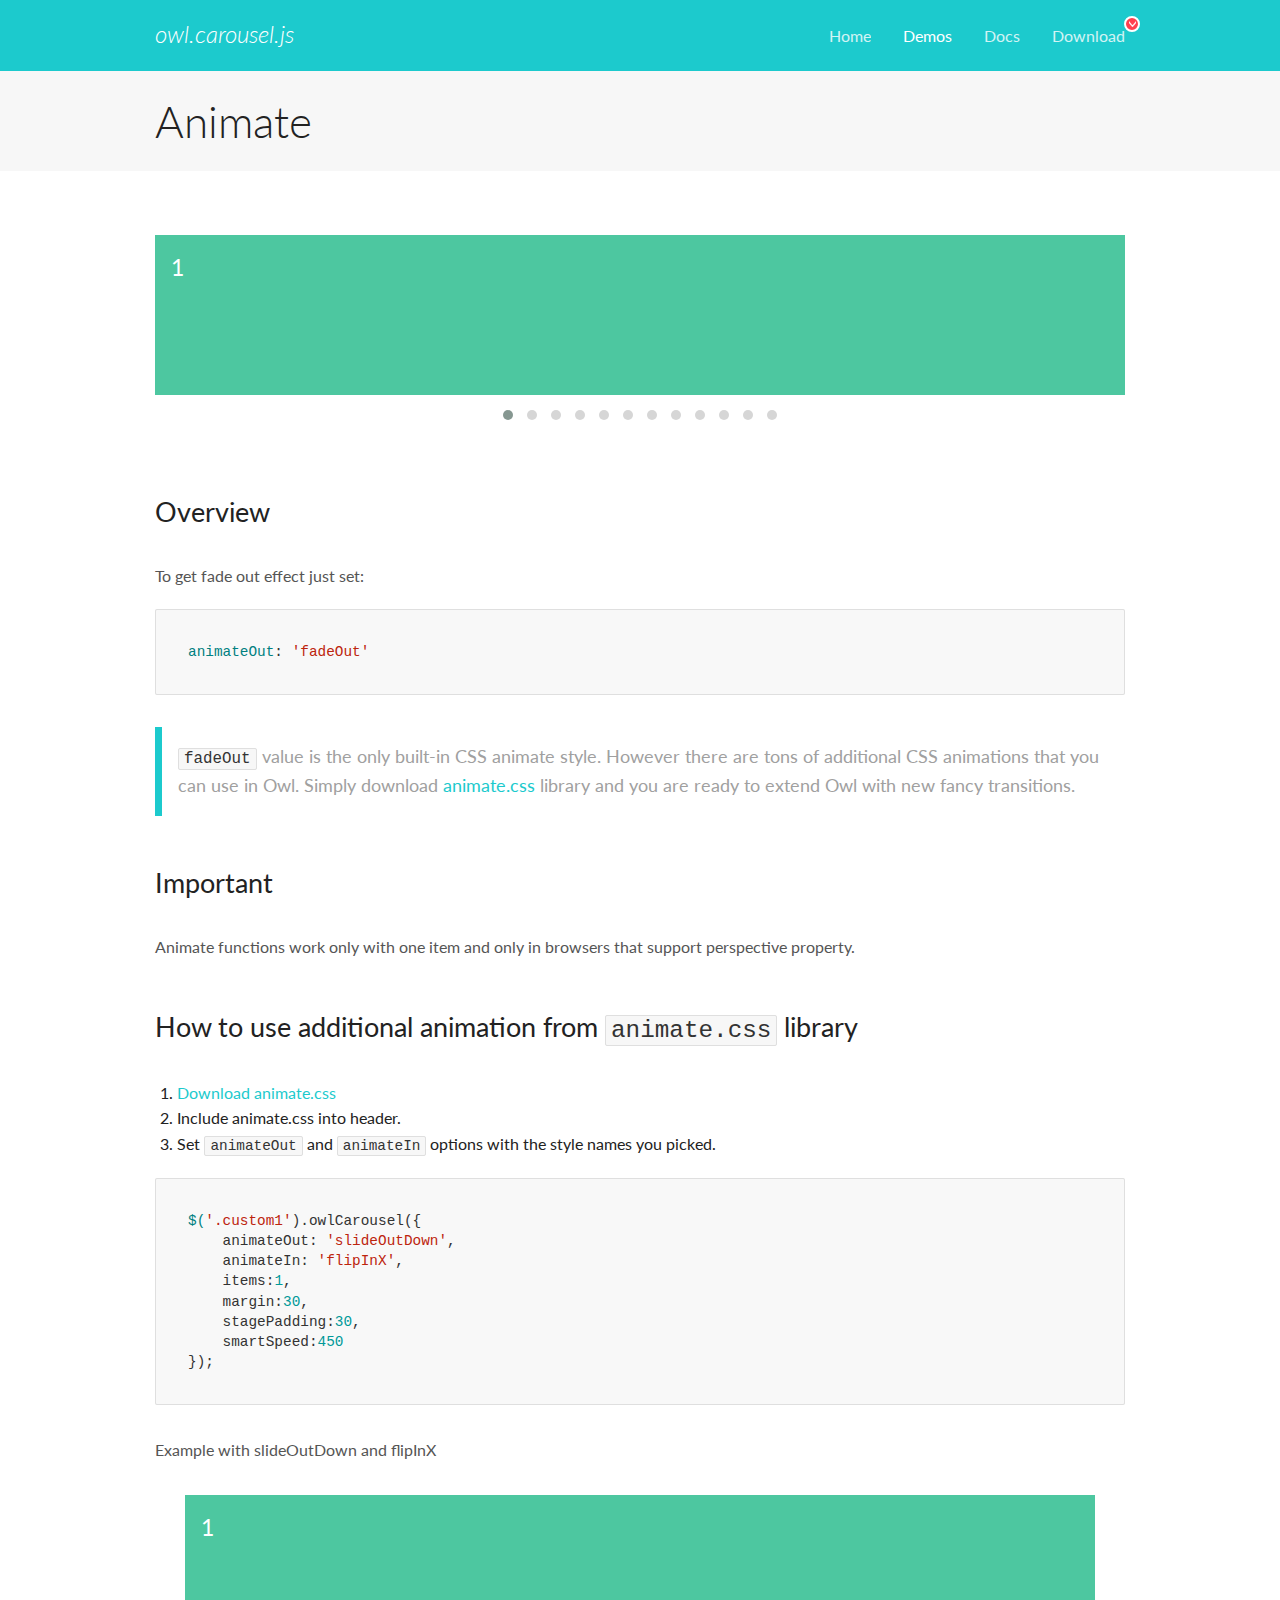
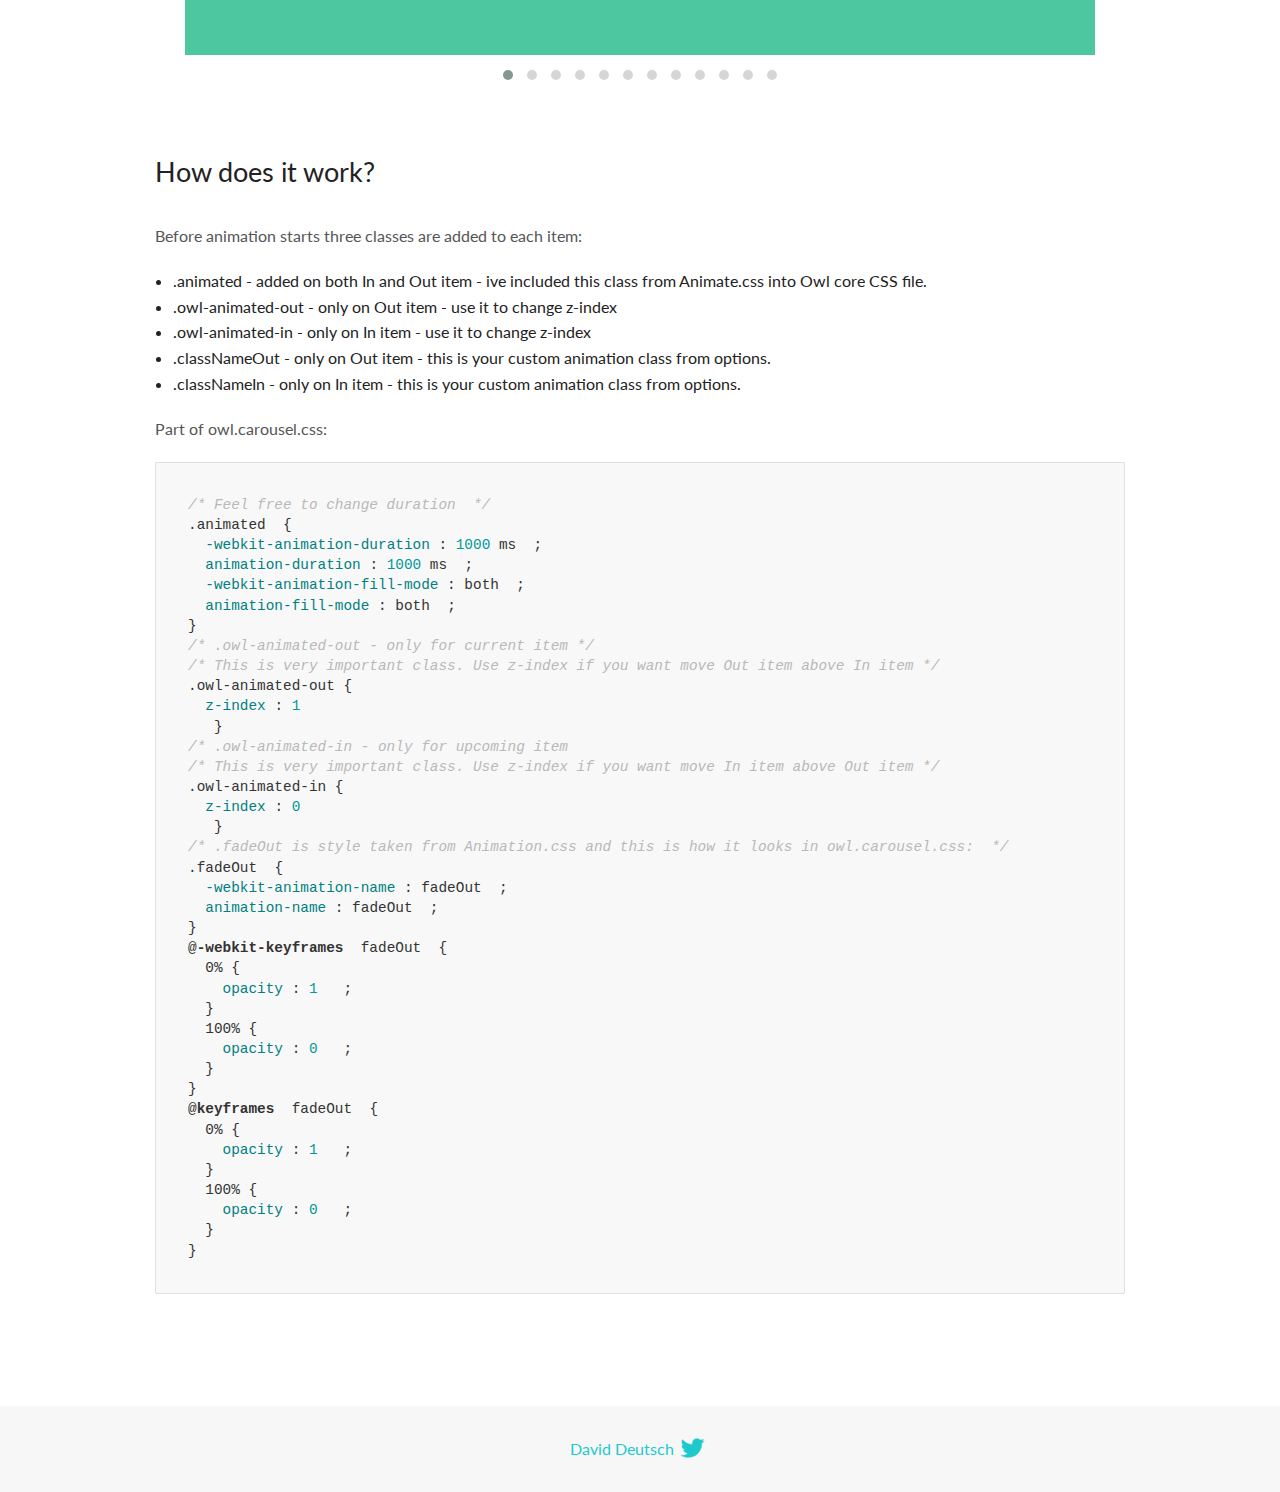
<file: OwlCarousel2-2.3.4/docs/demos/animate.html>
<!DOCTYPE html>
<html lang="en">
  <head>

    <!-- head -->
    <meta charset="utf-8">
    <meta name="msapplication-tap-highlight" content="no" />
    <meta name="viewport" content="width=device-width, initial-scale=1.0" />
    <meta name="description" content="Animate carousel">
    <meta name="author" content="David Deutsch">
    <title>
      Animate Demo | Owl Carousel | 2.3.4
    </title>

    <!-- Stylesheets -->
    <link href='https://fonts.googleapis.com/css?family=Lato:300,400,700,400italic,300italic' rel='stylesheet' type='text/css'>
    <link rel="stylesheet" href="../assets/css/docs.theme.min.css">

    <!-- Owl Stylesheets -->
    <link rel="stylesheet" href="../assets/owlcarousel/assets/owl.carousel.min.css">
    <link rel="stylesheet" href="../assets/owlcarousel/assets/owl.theme.default.min.css">

    <!-- HTML5 shim and Respond.js IE8 support of HTML5 elements and media queries -->

    <!--[if lt IE 9]>
      <script src="https://oss.maxcdn.com/libs/html5shiv/3.7.0/html5shiv.js"></script>
      <script src="https://oss.maxcdn.com/libs/respond.js/1.3.0/respond.min.js"></script>
    <![endif]-->

    <!-- Favicons -->
    <link rel="apple-touch-icon-precomposed" sizes="144x144" href="../assets/ico/apple-touch-icon-144-precomposed.png">
    <link rel="shortcut icon" href="../assets/ico/favicon.png">
    <link rel="shortcut icon" href="favicon.ico">

    <!-- Yeah i know js should not be in header. Its required for demos.-->

    <!-- javascript -->
    <script src="../assets/vendors/jquery.min.js"></script>
    <script src="../assets/owlcarousel/owl.carousel.js"></script>
  </head>
  <body>

    <!-- header -->
    <header class="header">
      <div class="row">
        <div class="large-12 columns">
          <div class="brand left">
            <h3>
              <a href="/OwlCarousel2/">owl.carousel.js</a> 
            </h3>
          </div>
          <a id="toggle-nav" class="right">
            <span></span> <span></span> <span></span> 
          </a> 
          <div class="nav-bar">
            <ul class="clearfix">
              <li> <a href="/OwlCarousel2/index.html">Home</a>  </li>
              <li class="active">
                <a href="/OwlCarousel2/demos/demos.html">Demos</a> 
              </li>
              <li> <a href="/OwlCarousel2/docs/started-welcome.html">Docs</a>  </li>
              <li>
                <a href="https://github.com/OwlCarousel2/OwlCarousel2/archive/2.3.4.zip">Download</a> 
                <span class="download"></span> 
              </li>
            </ul>
          </div>
        </div>
      </div>
    </header>

    <!-- title -->
    <section class="title">
      <div class="row">
        <div class="large-12 columns">
          <h1>Animate</h1>
        </div>
      </div>
    </section>

    <!--  Demos -->
    <section id="demos">
      <div class="row">
        <div class="large-12 columns">
          <div class="fadeOut owl-carousel owl-theme">
            <div class="item">
              <h4>1</h4>
            </div>
            <div class="item">
              <h4>2</h4>
            </div>
            <div class="item">
              <h4>3</h4>
            </div>
            <div class="item">
              <h4>4</h4>
            </div>
            <div class="item">
              <h4>5</h4>
            </div>
            <div class="item">
              <h4>6</h4>
            </div>
            <div class="item">
              <h4>7</h4>
            </div>
            <div class="item">
              <h4>8</h4>
            </div>
            <div class="item">
              <h4>9</h4>
            </div>
            <div class="item">
              <h4>10</h4>
            </div>
            <div class="item">
              <h4>11</h4>
            </div>
            <div class="item">
              <h4>12</h4>
            </div>
          </div>
          <h3 id="overview">Overview</h3>
          <p>To get fade out effect just set:</p>
          <pre><code>animateOut: &#39;fadeOut&#39;</code></pre>
          <blockquote>
            <p><code>fadeOut</code> value is the only built-in CSS animate style. However there are tons of additional CSS animations that you can use in Owl. Simply download
              <a href="https://daneden.github.io/animate.css/">animate.css</a>  library and you are ready to extend Owl with new fancy transitions.</p>
          </blockquote>
          <h3 id="important">Important</h3>
          <p>Animate functions work only with one item and only in browsers that support perspective property.</p>
          <h3 id="how-to-use-additional-animation-from-animate-css-library">How to use additional animation from <code>animate.css</code> library</h3>
          <ol>
            <li> <a href="https://daneden.github.io/animate.css/">Download animate.css</a>  </li>
            <li>Include animate.css into header.</li>
            <li>Set <code>animateOut</code> and <code>animateIn</code> options with the style names you picked.</li>
          </ol>
          <pre><code>$(&#39;.custom1&#39;).owlCarousel({
    animateOut: &#39;slideOutDown&#39;,
    animateIn: &#39;flipInX&#39;,
    items:1,
    margin:30,
    stagePadding:30,
    smartSpeed:450
});</code></pre>
          <p>Example with slideOutDown and flipInX</p>
          <div class="custom1 owl-carousel owl-theme">
            <div class="item">
              <h4>1</h4>
            </div>
            <div class="item">
              <h4>2</h4>
            </div>
            <div class="item">
              <h4>3</h4>
            </div>
            <div class="item">
              <h4>4</h4>
            </div>
            <div class="item">
              <h4>5</h4>
            </div>
            <div class="item">
              <h4>6</h4>
            </div>
            <div class="item">
              <h4>7</h4>
            </div>
            <div class="item">
              <h4>8</h4>
            </div>
            <div class="item">
              <h4>9</h4>
            </div>
            <div class="item">
              <h4>10</h4>
            </div>
            <div class="item">
              <h4>11</h4>
            </div>
            <div class="item">
              <h4>12</h4>
            </div>
          </div>
          <h3 id="how-does-it-work-">How does it work?</h3>
          <p>Before animation starts three classes are added to each item:</p>
          <ul>
            <li>.animated - added on both In and Out item - ive included this class from Animate.css into Owl core CSS file.</li>
            <li>.owl-animated-out - only on Out item - use it to change z-index</li>
            <li>.owl-animated-in - only on In item - use it to change z-index</li>
            <li>.classNameOut - only on Out item - this is your custom animation class from options.</li>
            <li>.classNameIn - only on In item - this is your custom animation class from options.</li>
          </ul>
          <p>Part of owl.carousel.css:</p>
          <pre><code class="language-css"><span class="comment">/* Feel free to change duration  */</span> 
<span class="class">.animated</span>  <span class="rules">{
  <span class="rule"><span class="attribute">-webkit-animation-duration</span> :<span class="value"> <span class="number">1000</span> ms</span> </span> ;
  <span class="rule"><span class="attribute">animation-duration</span> :<span class="value"> <span class="number">1000</span> ms</span> </span> ;
  <span class="rule"><span class="attribute">-webkit-animation-fill-mode</span> :<span class="value"> both</span> </span> ;
  <span class="rule"><span class="attribute">animation-fill-mode</span> :<span class="value"> both</span> </span> ;
<span class="rule">}</span> </span> 
<span class="comment">/* .owl-animated-out - only for current item */</span> 
<span class="comment">/* This is very important class. Use z-index if you want move Out item above In item */</span> 
<span class="class">.owl-animated-out</span> <span class="rules">{
  <span class="rule"><span class="attribute">z-index</span> :<span class="value"> <span class="number">1</span> 
</span> </span> </span> }
<span class="comment">/* .owl-animated-in - only for upcoming item
/* This is very important class. Use z-index if you want move In item above Out item */</span> 
<span class="class">.owl-animated-in</span> <span class="rules">{
  <span class="rule"><span class="attribute">z-index</span> :<span class="value"> <span class="number">0</span> 
</span> </span> </span> }
<span class="comment">/* .fadeOut is style taken from Animation.css and this is how it looks in owl.carousel.css:  */</span> 
<span class="class">.fadeOut</span>  <span class="rules">{
  <span class="rule"><span class="attribute">-webkit-animation-name</span> :<span class="value"> fadeOut</span> </span> ;
  <span class="rule"><span class="attribute">animation-name</span> :<span class="value"> fadeOut</span> </span> ;
<span class="rule">}</span> </span> 
<span class="at_rule">@<span class="keyword">-webkit-keyframes</span>  fadeOut </span> {
  0% <span class="rules">{
    <span class="rule"><span class="attribute">opacity</span> :<span class="value"> <span class="number">1</span> </span> </span> ;
  <span class="rule">}</span> </span> 
  100% <span class="rules">{
    <span class="rule"><span class="attribute">opacity</span> :<span class="value"> <span class="number">0</span> </span> </span> ;
  <span class="rule">}</span> </span> 
}
<span class="at_rule">@<span class="keyword">keyframes</span>  fadeOut </span> {
  0% <span class="rules">{
    <span class="rule"><span class="attribute">opacity</span> :<span class="value"> <span class="number">1</span> </span> </span> ;
  <span class="rule">}</span> </span> 
  100% <span class="rules">{
    <span class="rule"><span class="attribute">opacity</span> :<span class="value"> <span class="number">0</span> </span> </span> ;
  <span class="rule">}</span> </span> 
}</code></pre>
          <link rel="stylesheet" href="../assets/css/animate.css">
          <script>
            jQuery(document).ready(function($) {
              $('.fadeOut').owlCarousel({
                items: 1,
                animateOut: 'fadeOut',
                loop: true,
                margin: 10,
              });
              $('.custom1').owlCarousel({
                animateOut: 'slideOutDown',
                animateIn: 'flipInX',
                items: 1,
                margin: 30,
                stagePadding: 30,
                smartSpeed: 450
              });
            });
          </script>
        </div>
      </div>
    </section>

    <!-- footer -->
    <footer class="footer">
      <div class="row">
        <div class="large-12 columns">
          <h5>
            <a href="/OwlCarousel2/docs/support-contact.html">David Deutsch</a> 
            <a id="custom-tweet-button" href="https://twitter.com/share?url=https://github.com/OwlCarousel2/OwlCarousel2&text=Owl Carousel - This is so awesome! " target="_blank"></a> 
          </h5>
        </div>
      </div>
    </footer>

    <!-- vendors -->
    <script src="../assets/vendors/highlight.js"></script>
    <script src="../assets/js/app.js"></script>
  </body>
</html>
</file>
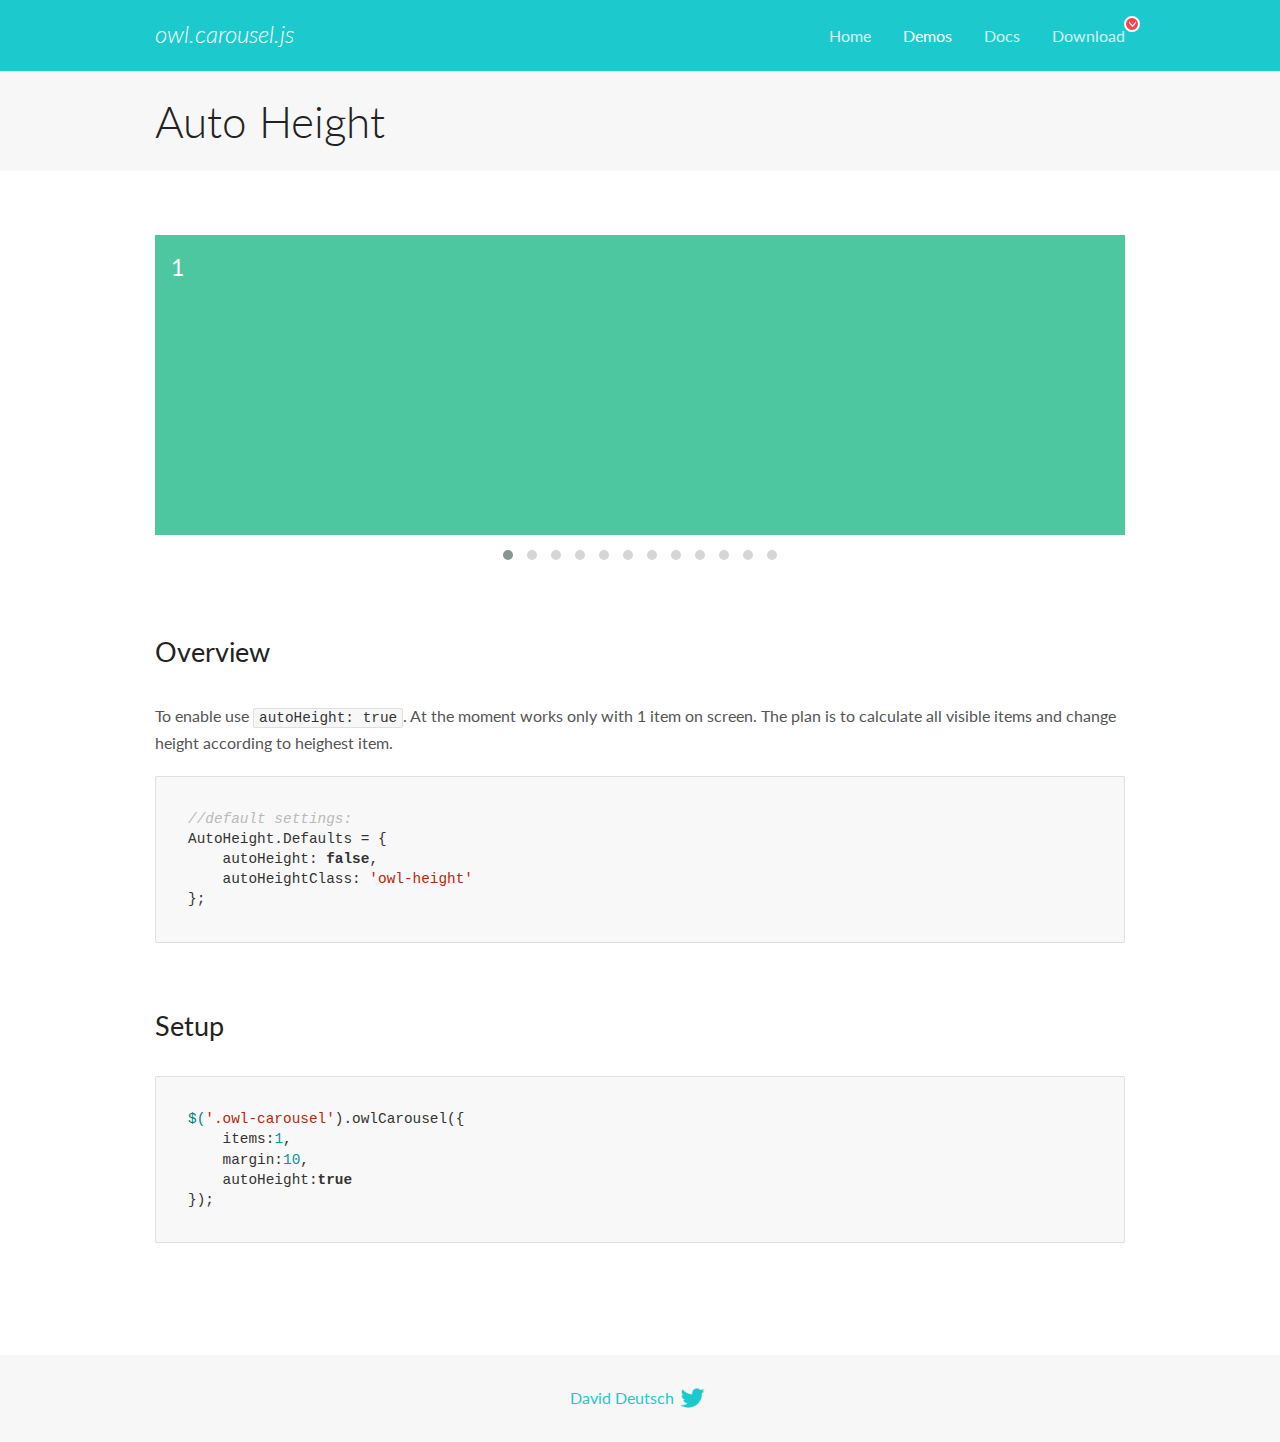
<file: OwlCarousel2-2.3.4/docs/demos/autoheight.html>
<!DOCTYPE html>
<html lang="en">
  <head>

    <!-- head -->
    <meta charset="utf-8">
    <meta name="msapplication-tap-highlight" content="no" />
    <meta name="viewport" content="width=device-width, initial-scale=1.0" />
    <meta name="description" content="autoHeight usage demo">
    <meta name="author" content="David Deutsch">
    <title>
      Auto Height Demo | Owl Carousel | 2.3.4
    </title>

    <!-- Stylesheets -->
    <link href='https://fonts.googleapis.com/css?family=Lato:300,400,700,400italic,300italic' rel='stylesheet' type='text/css'>
    <link rel="stylesheet" href="../assets/css/docs.theme.min.css">

    <!-- Owl Stylesheets -->
    <link rel="stylesheet" href="../assets/owlcarousel/assets/owl.carousel.min.css">
    <link rel="stylesheet" href="../assets/owlcarousel/assets/owl.theme.default.min.css">

    <!-- HTML5 shim and Respond.js IE8 support of HTML5 elements and media queries -->

    <!--[if lt IE 9]>
      <script src="https://oss.maxcdn.com/libs/html5shiv/3.7.0/html5shiv.js"></script>
      <script src="https://oss.maxcdn.com/libs/respond.js/1.3.0/respond.min.js"></script>
    <![endif]-->

    <!-- Favicons -->
    <link rel="apple-touch-icon-precomposed" sizes="144x144" href="../assets/ico/apple-touch-icon-144-precomposed.png">
    <link rel="shortcut icon" href="../assets/ico/favicon.png">
    <link rel="shortcut icon" href="favicon.ico">

    <!-- Yeah i know js should not be in header. Its required for demos.-->

    <!-- javascript -->
    <script src="../assets/vendors/jquery.min.js"></script>
    <script src="../assets/owlcarousel/owl.carousel.js"></script>
  </head>
  <body>

    <!-- header -->
    <header class="header">
      <div class="row">
        <div class="large-12 columns">
          <div class="brand left">
            <h3>
              <a href="/OwlCarousel2/">owl.carousel.js</a> 
            </h3>
          </div>
          <a id="toggle-nav" class="right">
            <span></span> <span></span> <span></span> 
          </a> 
          <div class="nav-bar">
            <ul class="clearfix">
              <li> <a href="/OwlCarousel2/index.html">Home</a>  </li>
              <li class="active">
                <a href="/OwlCarousel2/demos/demos.html">Demos</a> 
              </li>
              <li> <a href="/OwlCarousel2/docs/started-welcome.html">Docs</a>  </li>
              <li>
                <a href="https://github.com/OwlCarousel2/OwlCarousel2/archive/2.3.4.zip">Download</a> 
                <span class="download"></span> 
              </li>
            </ul>
          </div>
        </div>
      </div>
    </header>

    <!-- title -->
    <section class="title">
      <div class="row">
        <div class="large-12 columns">
          <h1>Auto Height</h1>
        </div>
      </div>
    </section>

    <!--  Demos -->
    <section id="demos">
      <div class="row">
        <div class="large-12 columns">
          <div class="owl-carousel owl-theme">
            <div class="item" style="height:300px">
              <h4>1</h4>
            </div>
            <div class="item" style="height:100px">
              <h4>2</h4>
            </div>
            <div class="item" style="height:500px">
              <h4>3</h4>
            </div>
            <div class="item" style="height:250px">
              <h4>4</h4>
            </div>
            <div class="item" style="height:400px">
              <h4>5</h4>
            </div>
            <div class="item" style="height:500px">
              <h4>6</h4>
            </div>
            <div class="item" style="height:600px">
              <h4>7</h4>
            </div>
            <div class="item" style="height:400px">
              <h4>8</h4>
            </div>
            <div class="item" style="height:300px">
              <h4>9</h4>
            </div>
            <div class="item" style="height:350px">
              <h4>10</h4>
            </div>
            <div class="item" style="height:200px">
              <h4>11</h4>
            </div>
            <div class="item" style="height:150px">
              <h4>12</h4>
            </div>
          </div>
          <h3 id="overview">Overview</h3>
          <p>To enable use <code>autoHeight: true</code>. At the moment works only with 1 item on screen. The plan is to calculate all visible items and change height according to heighest item.</p>
          <pre><code>//default settings:
AutoHeight.Defaults = {
    autoHeight: false,
    autoHeightClass: &#39;owl-height&#39;
};</code></pre>
          <h3 id="setup">Setup</h3>
          <pre><code>$(&#39;.owl-carousel&#39;).owlCarousel({
    items:1,
    margin:10,
    autoHeight:true
});</code></pre>
          <script>
            $(document).ready(function() {
              $('.owl-carousel').owlCarousel({
                items: 1,
                margin: 10,
                autoHeight: true
              });
            })
          </script>
        </div>
      </div>
    </section>

    <!-- footer -->
    <footer class="footer">
      <div class="row">
        <div class="large-12 columns">
          <h5>
            <a href="/OwlCarousel2/docs/support-contact.html">David Deutsch</a> 
            <a id="custom-tweet-button" href="https://twitter.com/share?url=https://github.com/OwlCarousel2/OwlCarousel2&text=Owl Carousel - This is so awesome! " target="_blank"></a> 
          </h5>
        </div>
      </div>
    </footer>

    <!-- vendors -->
    <script src="../assets/vendors/highlight.js"></script>
    <script src="../assets/js/app.js"></script>
  </body>
</html>
</file>
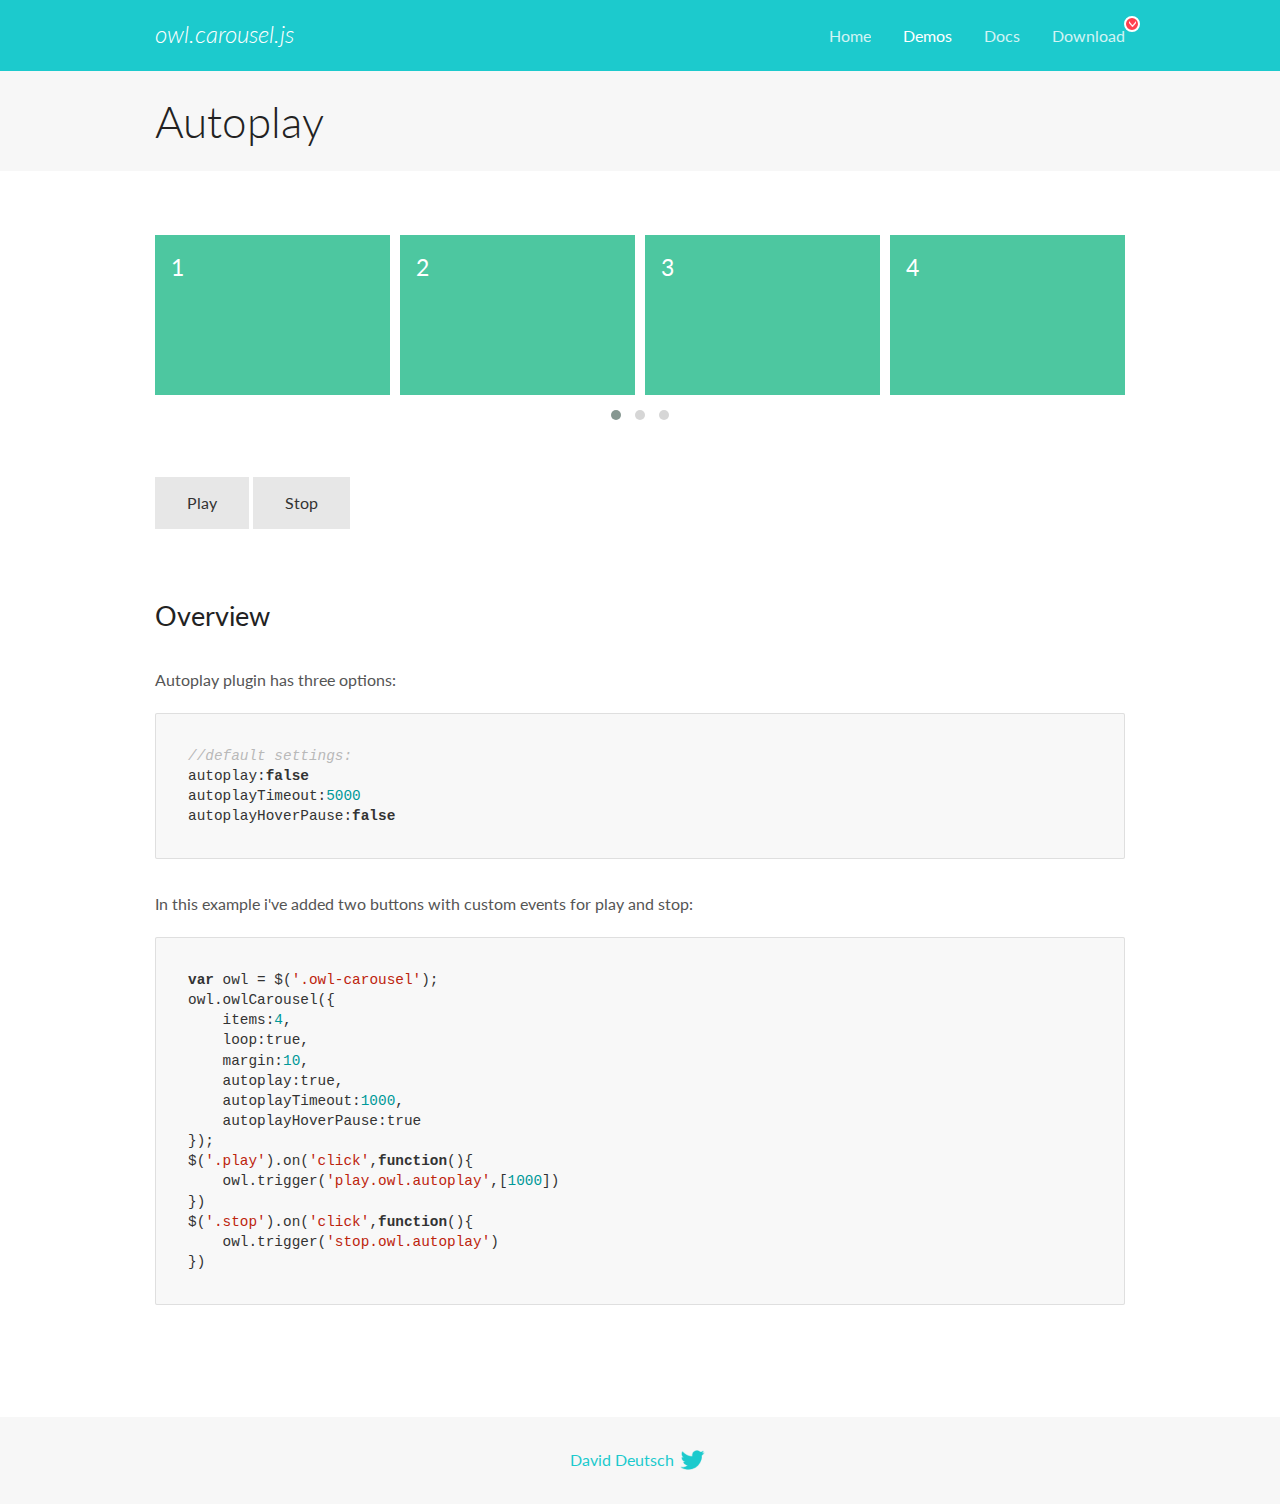
<file: OwlCarousel2-2.3.4/docs/demos/autoplay.html>
<!DOCTYPE html>
<html lang="en">
  <head>

    <!-- head -->
    <meta charset="utf-8">
    <meta name="msapplication-tap-highlight" content="no" />
    <meta name="viewport" content="width=device-width, initial-scale=1.0" />
    <meta name="description" content="Autoplay usage demo">
    <meta name="author" content="David Deutsch">
    <title>
      Autoplay Demo | Owl Carousel | 2.3.4
    </title>

    <!-- Stylesheets -->
    <link href='https://fonts.googleapis.com/css?family=Lato:300,400,700,400italic,300italic' rel='stylesheet' type='text/css'>
    <link rel="stylesheet" href="../assets/css/docs.theme.min.css">

    <!-- Owl Stylesheets -->
    <link rel="stylesheet" href="../assets/owlcarousel/assets/owl.carousel.min.css">
    <link rel="stylesheet" href="../assets/owlcarousel/assets/owl.theme.default.min.css">

    <!-- HTML5 shim and Respond.js IE8 support of HTML5 elements and media queries -->

    <!--[if lt IE 9]>
      <script src="https://oss.maxcdn.com/libs/html5shiv/3.7.0/html5shiv.js"></script>
      <script src="https://oss.maxcdn.com/libs/respond.js/1.3.0/respond.min.js"></script>
    <![endif]-->

    <!-- Favicons -->
    <link rel="apple-touch-icon-precomposed" sizes="144x144" href="../assets/ico/apple-touch-icon-144-precomposed.png">
    <link rel="shortcut icon" href="../assets/ico/favicon.png">
    <link rel="shortcut icon" href="favicon.ico">

    <!-- Yeah i know js should not be in header. Its required for demos.-->

    <!-- javascript -->
    <script src="../assets/vendors/jquery.min.js"></script>
    <script src="../assets/owlcarousel/owl.carousel.js"></script>
  </head>
  <body>

    <!-- header -->
    <header class="header">
      <div class="row">
        <div class="large-12 columns">
          <div class="brand left">
            <h3>
              <a href="/OwlCarousel2/">owl.carousel.js</a> 
            </h3>
          </div>
          <a id="toggle-nav" class="right">
            <span></span> <span></span> <span></span> 
          </a> 
          <div class="nav-bar">
            <ul class="clearfix">
              <li> <a href="/OwlCarousel2/index.html">Home</a>  </li>
              <li class="active">
                <a href="/OwlCarousel2/demos/demos.html">Demos</a> 
              </li>
              <li> <a href="/OwlCarousel2/docs/started-welcome.html">Docs</a>  </li>
              <li>
                <a href="https://github.com/OwlCarousel2/OwlCarousel2/archive/2.3.4.zip">Download</a> 
                <span class="download"></span> 
              </li>
            </ul>
          </div>
        </div>
      </div>
    </header>

    <!-- title -->
    <section class="title">
      <div class="row">
        <div class="large-12 columns">
          <h1>Autoplay</h1>
        </div>
      </div>
    </section>

    <!--  Demos -->
    <section id="demos">
      <div class="row">
        <div class="large-12 columns">
          <div class="owl-carousel owl-theme">
            <div class="item">
              <h4>1</h4>
            </div>
            <div class="item">
              <h4>2</h4>
            </div>
            <div class="item">
              <h4>3</h4>
            </div>
            <div class="item">
              <h4>4</h4>
            </div>
            <div class="item">
              <h4>5</h4>
            </div>
            <div class="item">
              <h4>6</h4>
            </div>
            <div class="item">
              <h4>7</h4>
            </div>
            <div class="item">
              <h4>8</h4>
            </div>
            <div class="item">
              <h4>9</h4>
            </div>
            <div class="item">
              <h4>10</h4>
            </div>
            <div class="item">
              <h4>11</h4>
            </div>
            <div class="item">
              <h4>12</h4>
            </div>
          </div>
          <a class="button secondary play">Play</a> 
          <a class="button secondary stop">Stop</a> 
          <h3 id="overview">Overview</h3>
          <p>Autoplay plugin has three options:</p>
          <pre><code>//default settings:
autoplay:false
autoplayTimeout:5000
autoplayHoverPause:false</code></pre>
          <p>In this example i&#39;ve added two buttons with custom events for play and stop:</p>
          <pre><code>var owl = $(&#39;.owl-carousel&#39;);
owl.owlCarousel({
    items:4,
    loop:true,
    margin:10,
    autoplay:true,
    autoplayTimeout:1000,
    autoplayHoverPause:true
});
$(&#39;.play&#39;).on(&#39;click&#39;,function(){
    owl.trigger(&#39;play.owl.autoplay&#39;,[1000])
})
$(&#39;.stop&#39;).on(&#39;click&#39;,function(){
    owl.trigger(&#39;stop.owl.autoplay&#39;)
})</code></pre>
          <script>
            $(document).ready(function() {
              var owl = $('.owl-carousel');
              owl.owlCarousel({
                items: 4,
                loop: true,
                margin: 10,
                autoplay: true,
                autoplayTimeout: 1000,
                autoplayHoverPause: true
              });
              $('.play').on('click', function() {
                owl.trigger('play.owl.autoplay', [1000])
              })
              $('.stop').on('click', function() {
                owl.trigger('stop.owl.autoplay')
              })
            })
          </script>
        </div>
      </div>
    </section>

    <!-- footer -->
    <footer class="footer">
      <div class="row">
        <div class="large-12 columns">
          <h5>
            <a href="/OwlCarousel2/docs/support-contact.html">David Deutsch</a> 
            <a id="custom-tweet-button" href="https://twitter.com/share?url=https://github.com/OwlCarousel2/OwlCarousel2&text=Owl Carousel - This is so awesome! " target="_blank"></a> 
          </h5>
        </div>
      </div>
    </footer>

    <!-- vendors -->
    <script src="../assets/vendors/highlight.js"></script>
    <script src="../assets/js/app.js"></script>
  </body>
</html>
</file>
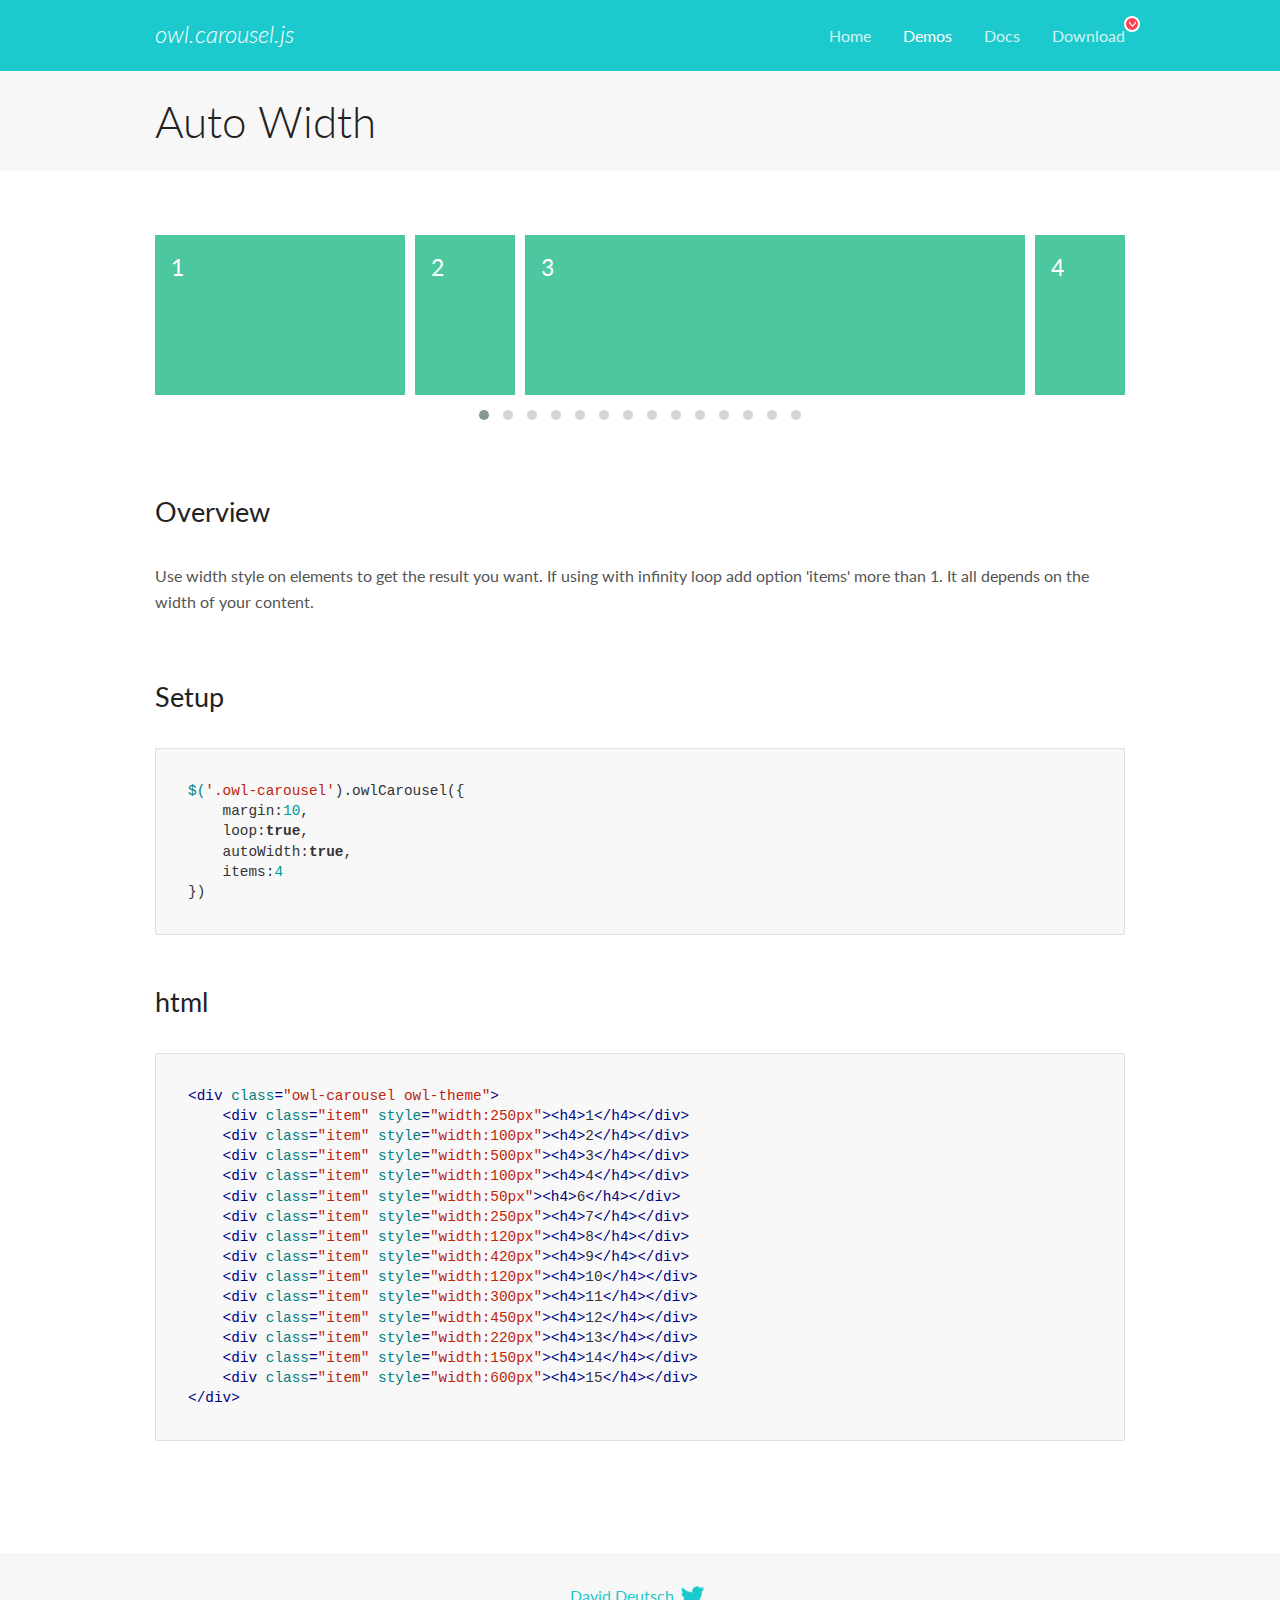
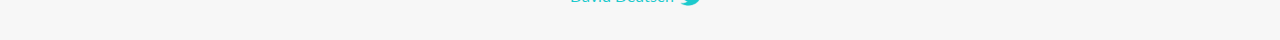
<file: OwlCarousel2-2.3.4/docs/demos/autowidth.html>
<!DOCTYPE html>
<html lang="en">
  <head>

    <!-- head -->
    <meta charset="utf-8">
    <meta name="msapplication-tap-highlight" content="no" />
    <meta name="viewport" content="width=device-width, initial-scale=1.0" />
    <meta name="description" content="Auto Width">
    <meta name="author" content="David Deutsch">
    <title>
      Auto Width Demo | Owl Carousel | 2.3.4
    </title>

    <!-- Stylesheets -->
    <link href='https://fonts.googleapis.com/css?family=Lato:300,400,700,400italic,300italic' rel='stylesheet' type='text/css'>
    <link rel="stylesheet" href="../assets/css/docs.theme.min.css">

    <!-- Owl Stylesheets -->
    <link rel="stylesheet" href="../assets/owlcarousel/assets/owl.carousel.min.css">
    <link rel="stylesheet" href="../assets/owlcarousel/assets/owl.theme.default.min.css">

    <!-- HTML5 shim and Respond.js IE8 support of HTML5 elements and media queries -->

    <!--[if lt IE 9]>
      <script src="https://oss.maxcdn.com/libs/html5shiv/3.7.0/html5shiv.js"></script>
      <script src="https://oss.maxcdn.com/libs/respond.js/1.3.0/respond.min.js"></script>
    <![endif]-->

    <!-- Favicons -->
    <link rel="apple-touch-icon-precomposed" sizes="144x144" href="../assets/ico/apple-touch-icon-144-precomposed.png">
    <link rel="shortcut icon" href="../assets/ico/favicon.png">
    <link rel="shortcut icon" href="favicon.ico">

    <!-- Yeah i know js should not be in header. Its required for demos.-->

    <!-- javascript -->
    <script src="../assets/vendors/jquery.min.js"></script>
    <script src="../assets/owlcarousel/owl.carousel.js"></script>
  </head>
  <body>

    <!-- header -->
    <header class="header">
      <div class="row">
        <div class="large-12 columns">
          <div class="brand left">
            <h3>
              <a href="/OwlCarousel2/">owl.carousel.js</a> 
            </h3>
          </div>
          <a id="toggle-nav" class="right">
            <span></span> <span></span> <span></span> 
          </a> 
          <div class="nav-bar">
            <ul class="clearfix">
              <li> <a href="/OwlCarousel2/index.html">Home</a>  </li>
              <li class="active">
                <a href="/OwlCarousel2/demos/demos.html">Demos</a> 
              </li>
              <li> <a href="/OwlCarousel2/docs/started-welcome.html">Docs</a>  </li>
              <li>
                <a href="https://github.com/OwlCarousel2/OwlCarousel2/archive/2.3.4.zip">Download</a> 
                <span class="download"></span> 
              </li>
            </ul>
          </div>
        </div>
      </div>
    </header>

    <!-- title -->
    <section class="title">
      <div class="row">
        <div class="large-12 columns">
          <h1>Auto Width</h1>
        </div>
      </div>
    </section>

    <!--  Demos -->
    <section id="demos">
      <div class="row">
        <div class="large-12 columns">
          <div class="owl-carousel owl-theme">
            <div class="item" style="width:250px">
              <h4>1</h4>
            </div>
            <div class="item" style="width:100px">
              <h4>2</h4>
            </div>
            <div class="item" style="width:500px">
              <h4>3</h4>
            </div>
            <div class="item" style="width:100px">
              <h4>4</h4>
            </div>
            <div class="item" style="width:50px">
              <h4>6</h4>
            </div>
            <div class="item" style="width:250px">
              <h4>7</h4>
            </div>
            <div class="item" style="width:120px">
              <h4>8</h4>
            </div>
            <div class="item" style="width:420px">
              <h4>9</h4>
            </div>
            <div class="item" style="width:120px">
              <h4>10</h4>
            </div>
            <div class="item" style="width:300px">
              <h4>11</h4>
            </div>
            <div class="item" style="width:450px">
              <h4>12</h4>
            </div>
            <div class="item" style="width:220px">
              <h4>13</h4>
            </div>
            <div class="item" style="width:150px">
              <h4>14</h4>
            </div>
            <div class="item" style="width:600px">
              <h4>15</h4>
            </div>
          </div>
          <h3 id="overview">Overview</h3>
          <p>Use width style on elements to get the result you want. If using with infinity loop add option &#39;items&#39; more than 1. It all depends on the width of your content.</p>
          <h3 id="setup">Setup</h3>
          <pre><code>$(&#39;.owl-carousel&#39;).owlCarousel({
    margin:10,
    loop:true,
    autoWidth:true,
    items:4
})</code></pre>
          <h3 id="html">html</h3>
          <pre><code>&lt;div class=&quot;owl-carousel owl-theme&quot;&gt;
    &lt;div class=&quot;item&quot; style=&quot;width:250px&quot;&gt;&lt;h4&gt;1&lt;/h4&gt;&lt;/div&gt;
    &lt;div class=&quot;item&quot; style=&quot;width:100px&quot;&gt;&lt;h4&gt;2&lt;/h4&gt;&lt;/div&gt;
    &lt;div class=&quot;item&quot; style=&quot;width:500px&quot;&gt;&lt;h4&gt;3&lt;/h4&gt;&lt;/div&gt;
    &lt;div class=&quot;item&quot; style=&quot;width:100px&quot;&gt;&lt;h4&gt;4&lt;/h4&gt;&lt;/div&gt;
    &lt;div class=&quot;item&quot; style=&quot;width:50px&quot;&gt;&lt;h4&gt;6&lt;/h4&gt;&lt;/div&gt;
    &lt;div class=&quot;item&quot; style=&quot;width:250px&quot;&gt;&lt;h4&gt;7&lt;/h4&gt;&lt;/div&gt;
    &lt;div class=&quot;item&quot; style=&quot;width:120px&quot;&gt;&lt;h4&gt;8&lt;/h4&gt;&lt;/div&gt;
    &lt;div class=&quot;item&quot; style=&quot;width:420px&quot;&gt;&lt;h4&gt;9&lt;/h4&gt;&lt;/div&gt;
    &lt;div class=&quot;item&quot; style=&quot;width:120px&quot;&gt;&lt;h4&gt;10&lt;/h4&gt;&lt;/div&gt;
    &lt;div class=&quot;item&quot; style=&quot;width:300px&quot;&gt;&lt;h4&gt;11&lt;/h4&gt;&lt;/div&gt;
    &lt;div class=&quot;item&quot; style=&quot;width:450px&quot;&gt;&lt;h4&gt;12&lt;/h4&gt;&lt;/div&gt;
    &lt;div class=&quot;item&quot; style=&quot;width:220px&quot;&gt;&lt;h4&gt;13&lt;/h4&gt;&lt;/div&gt;
    &lt;div class=&quot;item&quot; style=&quot;width:150px&quot;&gt;&lt;h4&gt;14&lt;/h4&gt;&lt;/div&gt;
    &lt;div class=&quot;item&quot; style=&quot;width:600px&quot;&gt;&lt;h4&gt;15&lt;/h4&gt;&lt;/div&gt;
&lt;/div&gt;</code></pre>
          <script>
            $(document).ready(function() {
              $('.owl-carousel').owlCarousel({
                margin: 10,
                loop: true,
                autoWidth: true,
                items: 4
              })
            })
          </script>
        </div>
      </div>
    </section>

    <!-- footer -->
    <footer class="footer">
      <div class="row">
        <div class="large-12 columns">
          <h5>
            <a href="/OwlCarousel2/docs/support-contact.html">David Deutsch</a> 
            <a id="custom-tweet-button" href="https://twitter.com/share?url=https://github.com/OwlCarousel2/OwlCarousel2&text=Owl Carousel - This is so awesome! " target="_blank"></a> 
          </h5>
        </div>
      </div>
    </footer>

    <!-- vendors -->
    <script src="../assets/vendors/highlight.js"></script>
    <script src="../assets/js/app.js"></script>
  </body>
</html>
</file>
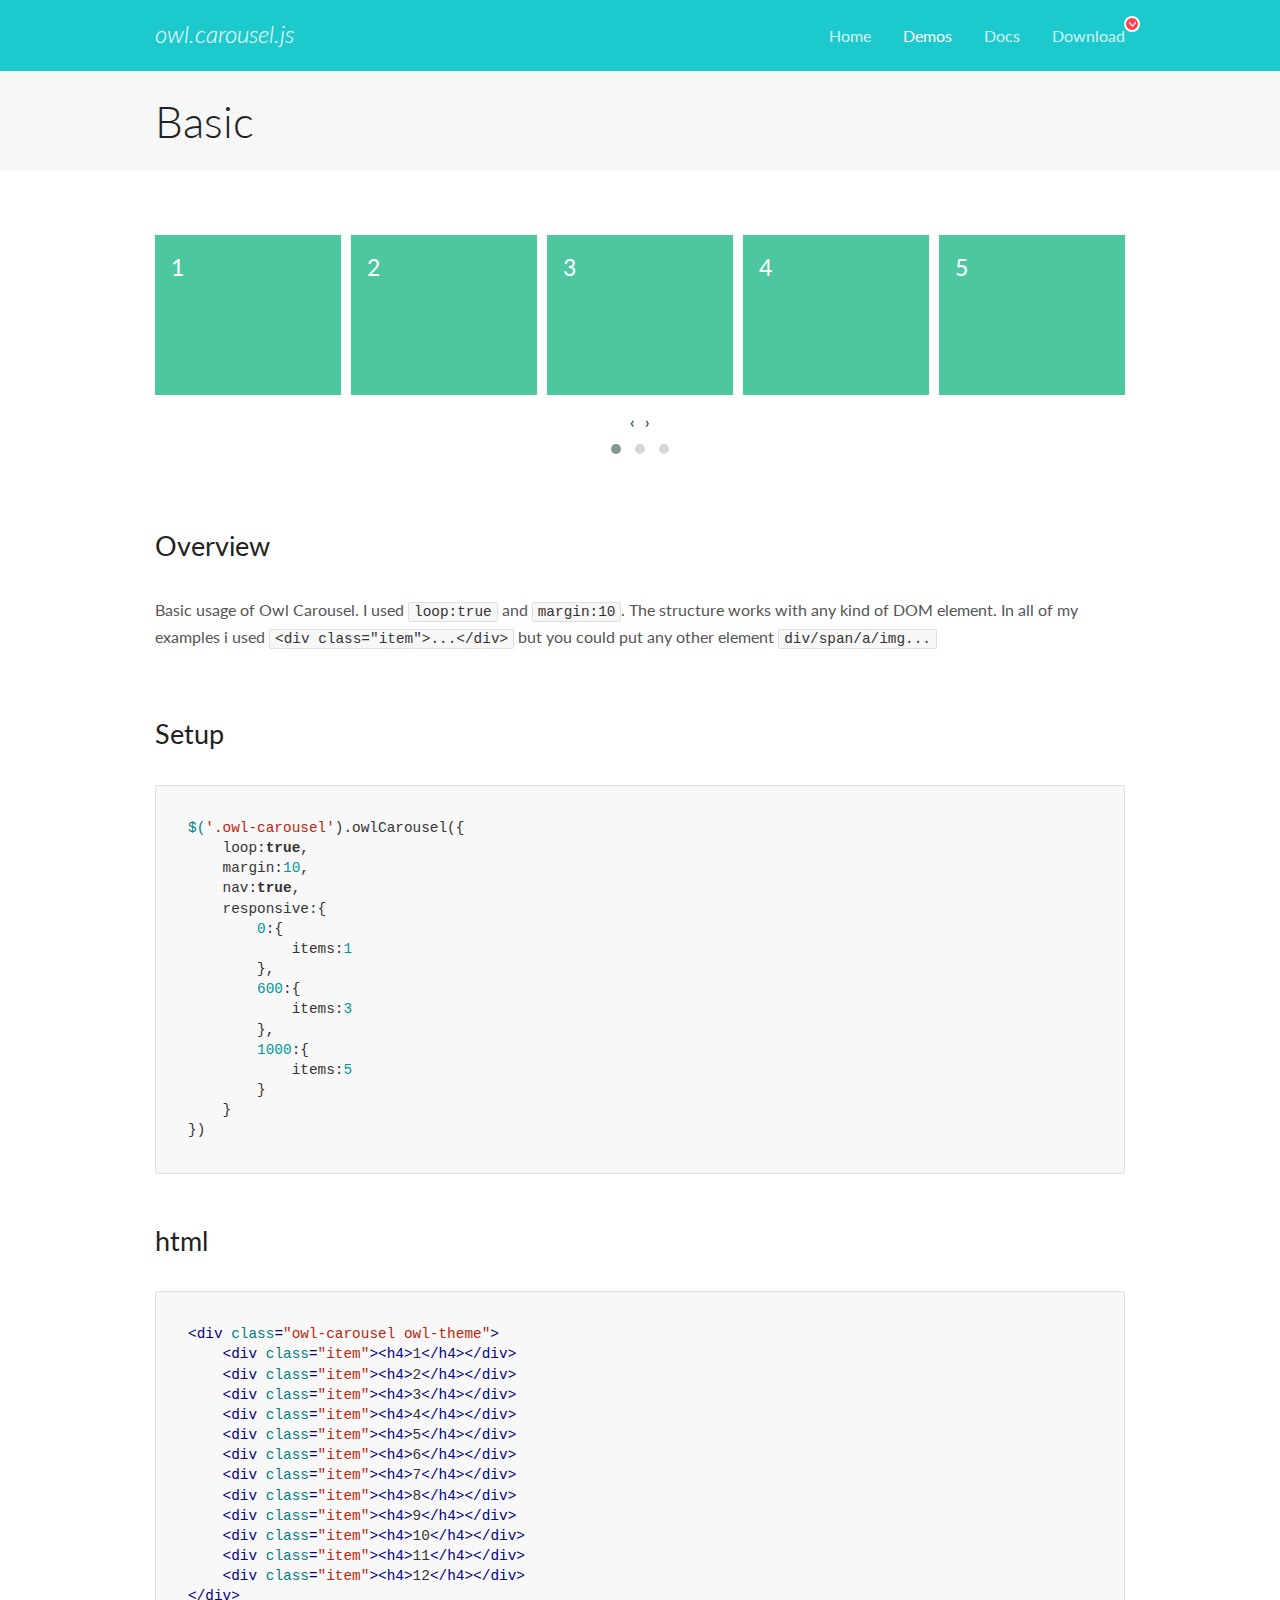
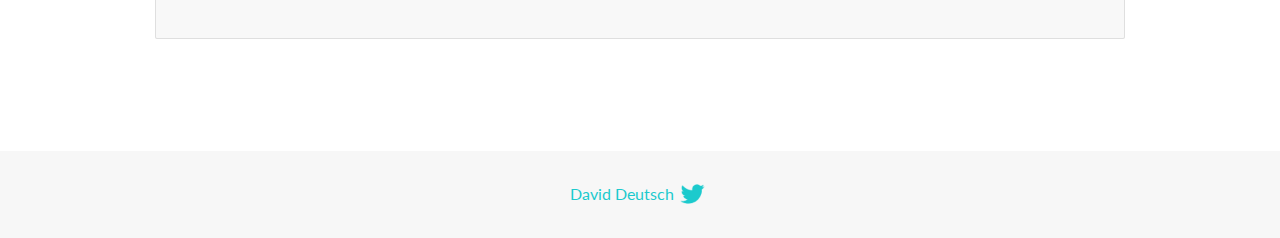
<file: OwlCarousel2-2.3.4/docs/demos/basic.html>
<!DOCTYPE html>
<html lang="en">
  <head>

    <!-- head -->
    <meta charset="utf-8">
    <meta name="msapplication-tap-highlight" content="no" />
    <meta name="viewport" content="width=device-width, initial-scale=1.0" />
    <meta name="description" content="Basic usage demo">
    <meta name="author" content="David Deutsch">
    <title>
      Basic Demo | Owl Carousel | 2.3.4
    </title>

    <!-- Stylesheets -->
    <link href='https://fonts.googleapis.com/css?family=Lato:300,400,700,400italic,300italic' rel='stylesheet' type='text/css'>
    <link rel="stylesheet" href="../assets/css/docs.theme.min.css">

    <!-- Owl Stylesheets -->
    <link rel="stylesheet" href="../assets/owlcarousel/assets/owl.carousel.min.css">
    <link rel="stylesheet" href="../assets/owlcarousel/assets/owl.theme.default.min.css">

    <!-- HTML5 shim and Respond.js IE8 support of HTML5 elements and media queries -->

    <!--[if lt IE 9]>
      <script src="https://oss.maxcdn.com/libs/html5shiv/3.7.0/html5shiv.js"></script>
      <script src="https://oss.maxcdn.com/libs/respond.js/1.3.0/respond.min.js"></script>
    <![endif]-->

    <!-- Favicons -->
    <link rel="apple-touch-icon-precomposed" sizes="144x144" href="../assets/ico/apple-touch-icon-144-precomposed.png">
    <link rel="shortcut icon" href="../assets/ico/favicon.png">
    <link rel="shortcut icon" href="favicon.ico">

    <!-- Yeah i know js should not be in header. Its required for demos.-->

    <!-- javascript -->
    <script src="../assets/vendors/jquery.min.js"></script>
    <script src="../assets/owlcarousel/owl.carousel.js"></script>
  </head>
  <body>

    <!-- header -->
    <header class="header">
      <div class="row">
        <div class="large-12 columns">
          <div class="brand left">
            <h3>
              <a href="/OwlCarousel2/">owl.carousel.js</a> 
            </h3>
          </div>
          <a id="toggle-nav" class="right">
            <span></span> <span></span> <span></span> 
          </a> 
          <div class="nav-bar">
            <ul class="clearfix">
              <li> <a href="/OwlCarousel2/index.html">Home</a>  </li>
              <li class="active">
                <a href="/OwlCarousel2/demos/demos.html">Demos</a> 
              </li>
              <li> <a href="/OwlCarousel2/docs/started-welcome.html">Docs</a>  </li>
              <li>
                <a href="https://github.com/OwlCarousel2/OwlCarousel2/archive/2.3.4.zip">Download</a> 
                <span class="download"></span> 
              </li>
            </ul>
          </div>
        </div>
      </div>
    </header>

    <!-- title -->
    <section class="title">
      <div class="row">
        <div class="large-12 columns">
          <h1>Basic</h1>
        </div>
      </div>
    </section>

    <!--  Demos -->
    <section id="demos">
      <div class="row">
        <div class="large-12 columns">
          <div class="owl-carousel owl-theme">
            <div class="item">
              <h4>1</h4>
            </div>
            <div class="item">
              <h4>2</h4>
            </div>
            <div class="item">
              <h4>3</h4>
            </div>
            <div class="item">
              <h4>4</h4>
            </div>
            <div class="item">
              <h4>5</h4>
            </div>
            <div class="item">
              <h4>6</h4>
            </div>
            <div class="item">
              <h4>7</h4>
            </div>
            <div class="item">
              <h4>8</h4>
            </div>
            <div class="item">
              <h4>9</h4>
            </div>
            <div class="item">
              <h4>10</h4>
            </div>
            <div class="item">
              <h4>11</h4>
            </div>
            <div class="item">
              <h4>12</h4>
            </div>
          </div>
          <h3 id="overview">Overview</h3>
          <p>Basic usage of Owl Carousel. I used <code>loop:true</code> and <code>margin:10</code>. The structure works with any kind of DOM element. In all of my examples i used <code>&lt;div class=&quot;item&quot;&gt;...&lt;/div&gt;</code> but you could
            put any other element <code>div/span/a/img...</code></p>
          <h3 id="setup">Setup</h3>
          <pre><code>$(&#39;.owl-carousel&#39;).owlCarousel({
    loop:true,
    margin:10,
    nav:true,
    responsive:{
        0:{
            items:1
        },
        600:{
            items:3
        },
        1000:{
            items:5
        }
    }
})</code></pre>
          <h3 id="html">html</h3>
          <pre><code>&lt;div class=&quot;owl-carousel owl-theme&quot;&gt;
    &lt;div class=&quot;item&quot;&gt;&lt;h4&gt;1&lt;/h4&gt;&lt;/div&gt;
    &lt;div class=&quot;item&quot;&gt;&lt;h4&gt;2&lt;/h4&gt;&lt;/div&gt;
    &lt;div class=&quot;item&quot;&gt;&lt;h4&gt;3&lt;/h4&gt;&lt;/div&gt;
    &lt;div class=&quot;item&quot;&gt;&lt;h4&gt;4&lt;/h4&gt;&lt;/div&gt;
    &lt;div class=&quot;item&quot;&gt;&lt;h4&gt;5&lt;/h4&gt;&lt;/div&gt;
    &lt;div class=&quot;item&quot;&gt;&lt;h4&gt;6&lt;/h4&gt;&lt;/div&gt;
    &lt;div class=&quot;item&quot;&gt;&lt;h4&gt;7&lt;/h4&gt;&lt;/div&gt;
    &lt;div class=&quot;item&quot;&gt;&lt;h4&gt;8&lt;/h4&gt;&lt;/div&gt;
    &lt;div class=&quot;item&quot;&gt;&lt;h4&gt;9&lt;/h4&gt;&lt;/div&gt;
    &lt;div class=&quot;item&quot;&gt;&lt;h4&gt;10&lt;/h4&gt;&lt;/div&gt;
    &lt;div class=&quot;item&quot;&gt;&lt;h4&gt;11&lt;/h4&gt;&lt;/div&gt;
    &lt;div class=&quot;item&quot;&gt;&lt;h4&gt;12&lt;/h4&gt;&lt;/div&gt;
&lt;/div&gt;</code></pre>
          <script>
            $(document).ready(function() {
              var owl = $('.owl-carousel');
              owl.owlCarousel({
                margin: 10,
                nav: true,
                loop: true,
                responsive: {
                  0: {
                    items: 1
                  },
                  600: {
                    items: 3
                  },
                  1000: {
                    items: 5
                  }
                }
              })
            })
          </script>
        </div>
      </div>
    </section>

    <!-- footer -->
    <footer class="footer">
      <div class="row">
        <div class="large-12 columns">
          <h5>
            <a href="/OwlCarousel2/docs/support-contact.html">David Deutsch</a> 
            <a id="custom-tweet-button" href="https://twitter.com/share?url=https://github.com/OwlCarousel2/OwlCarousel2&text=Owl Carousel - This is so awesome! " target="_blank"></a> 
          </h5>
        </div>
      </div>
    </footer>

    <!-- vendors -->
    <script src="../assets/vendors/highlight.js"></script>
    <script src="../assets/js/app.js"></script>
  </body>
</html>
</file>
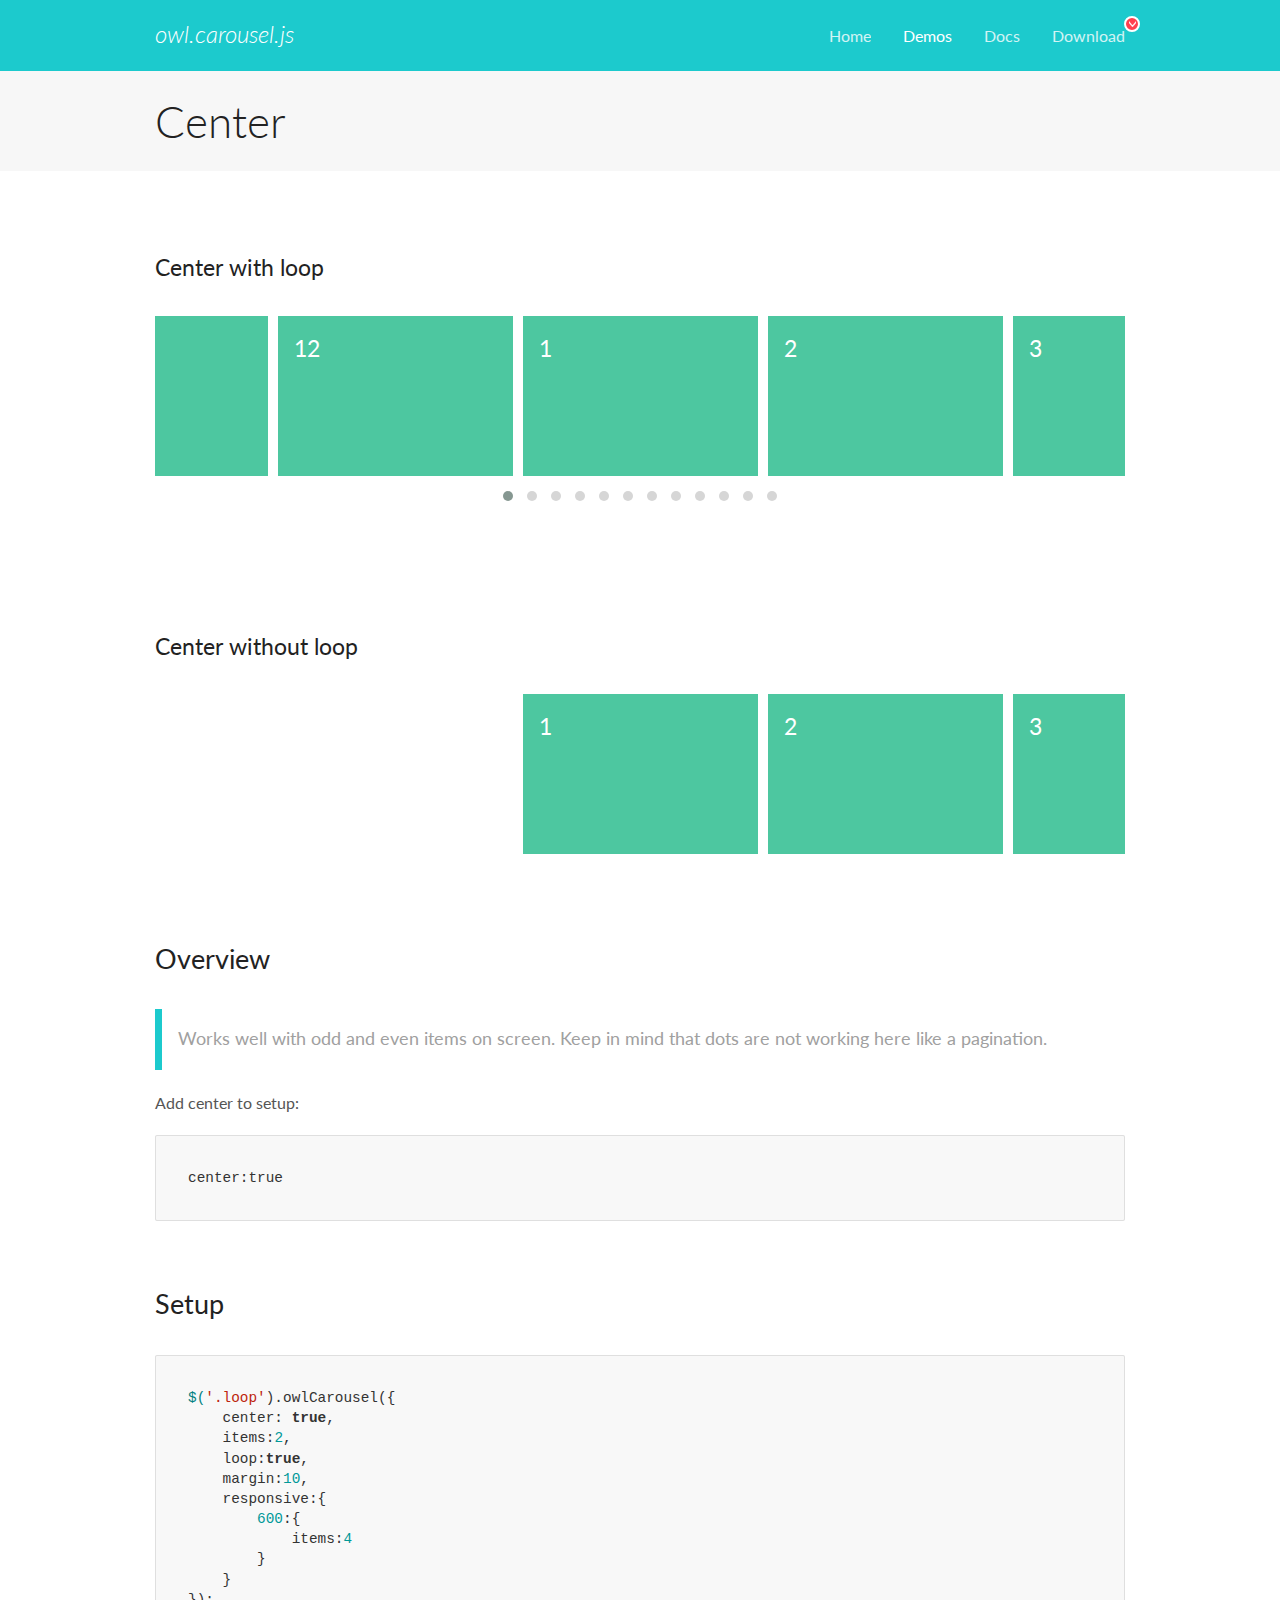
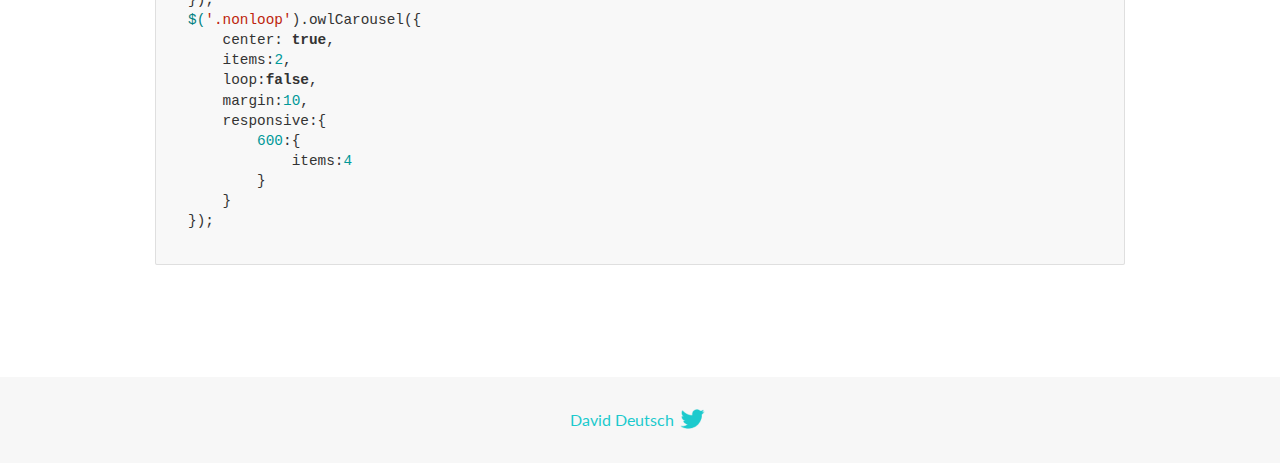
<file: OwlCarousel2-2.3.4/docs/demos/center.html>
<!DOCTYPE html>
<html lang="en">
  <head>

    <!-- head -->
    <meta charset="utf-8">
    <meta name="msapplication-tap-highlight" content="no" />
    <meta name="viewport" content="width=device-width, initial-scale=1.0" />
    <meta name="description" content="Center carousel">
    <meta name="author" content="David Deutsch">
    <title>
      Center Demo | Owl Carousel | 2.3.4
    </title>

    <!-- Stylesheets -->
    <link href='https://fonts.googleapis.com/css?family=Lato:300,400,700,400italic,300italic' rel='stylesheet' type='text/css'>
    <link rel="stylesheet" href="../assets/css/docs.theme.min.css">

    <!-- Owl Stylesheets -->
    <link rel="stylesheet" href="../assets/owlcarousel/assets/owl.carousel.min.css">
    <link rel="stylesheet" href="../assets/owlcarousel/assets/owl.theme.default.min.css">

    <!-- HTML5 shim and Respond.js IE8 support of HTML5 elements and media queries -->

    <!--[if lt IE 9]>
      <script src="https://oss.maxcdn.com/libs/html5shiv/3.7.0/html5shiv.js"></script>
      <script src="https://oss.maxcdn.com/libs/respond.js/1.3.0/respond.min.js"></script>
    <![endif]-->

    <!-- Favicons -->
    <link rel="apple-touch-icon-precomposed" sizes="144x144" href="../assets/ico/apple-touch-icon-144-precomposed.png">
    <link rel="shortcut icon" href="../assets/ico/favicon.png">
    <link rel="shortcut icon" href="favicon.ico">

    <!-- Yeah i know js should not be in header. Its required for demos.-->

    <!-- javascript -->
    <script src="../assets/vendors/jquery.min.js"></script>
    <script src="../assets/owlcarousel/owl.carousel.js"></script>
  </head>
  <body>

    <!-- header -->
    <header class="header">
      <div class="row">
        <div class="large-12 columns">
          <div class="brand left">
            <h3>
              <a href="/OwlCarousel2/">owl.carousel.js</a> 
            </h3>
          </div>
          <a id="toggle-nav" class="right">
            <span></span> <span></span> <span></span> 
          </a> 
          <div class="nav-bar">
            <ul class="clearfix">
              <li> <a href="/OwlCarousel2/index.html">Home</a>  </li>
              <li class="active">
                <a href="/OwlCarousel2/demos/demos.html">Demos</a> 
              </li>
              <li> <a href="/OwlCarousel2/docs/started-welcome.html">Docs</a>  </li>
              <li>
                <a href="https://github.com/OwlCarousel2/OwlCarousel2/archive/2.3.4.zip">Download</a> 
                <span class="download"></span> 
              </li>
            </ul>
          </div>
        </div>
      </div>
    </header>

    <!-- title -->
    <section class="title">
      <div class="row">
        <div class="large-12 columns">
          <h1>Center</h1>
        </div>
      </div>
    </section>

    <!--  Demos -->
    <section id="demos">
      <div class="row">
        <div class="large-12 columns">
          <h4 id="center-with-loop">Center with loop</h4>
          <div class="loop owl-carousel owl-theme">
            <div class="item">
              <h4>1</h4>
            </div>
            <div class="item">
              <h4>2</h4>
            </div>
            <div class="item">
              <h4>3</h4>
            </div>
            <div class="item">
              <h4>4</h4>
            </div>
            <div class="item">
              <h4>5</h4>
            </div>
            <div class="item">
              <h4>6</h4>
            </div>
            <div class="item">
              <h4>7</h4>
            </div>
            <div class="item">
              <h4>8</h4>
            </div>
            <div class="item">
              <h4>9</h4>
            </div>
            <div class="item">
              <h4>10</h4>
            </div>
            <div class="item">
              <h4>11</h4>
            </div>
            <div class="item">
              <h4>12</h4>
            </div>
          </div>
          <br>
          <h4 id="center-without-loop">Center without loop</h4>
          <div class="nonloop owl-carousel">
            <div class="item">
              <h4>1</h4>
            </div>
            <div class="item">
              <h4>2</h4>
            </div>
            <div class="item">
              <h4>3</h4>
            </div>
            <div class="item">
              <h4>4</h4>
            </div>
            <div class="item">
              <h4>5</h4>
            </div>
            <div class="item">
              <h4>6</h4>
            </div>
            <div class="item">
              <h4>7</h4>
            </div>
            <div class="item">
              <h4>8</h4>
            </div>
            <div class="item">
              <h4>9</h4>
            </div>
            <div class="item">
              <h4>10</h4>
            </div>
            <div class="item">
              <h4>11</h4>
            </div>
            <div class="item">
              <h4>12</h4>
            </div>
          </div>
          <h3 id="overview">Overview</h3>
          <blockquote>
            <p>Works well with odd and even items on screen. Keep in mind that dots are not working here like a pagination.</p>
          </blockquote>
          <p>Add center to setup:</p>
          <pre><code>center:true</code></pre>
          <h3 id="setup">Setup</h3>
          <pre><code>$(&#39;.loop&#39;).owlCarousel({
    center: true,
    items:2,
    loop:true,
    margin:10,
    responsive:{
        600:{
            items:4
        }
    }
});
$(&#39;.nonloop&#39;).owlCarousel({
    center: true,
    items:2,
    loop:false,
    margin:10,
    responsive:{
        600:{
            items:4
        }
    }
});</code></pre>
          <script>
            jQuery(document).ready(function($) {
              $('.loop').owlCarousel({
                center: true,
                items: 2,
                loop: true,
                margin: 10,
                responsive: {
                  600: {
                    items: 4
                  }
                }
              });
              $('.nonloop').owlCarousel({
                center: true,
                items: 2,
                loop: false,
                margin: 10,
                responsive: {
                  600: {
                    items: 4
                  }
                }
              });
            });
          </script>
        </div>
      </div>
    </section>

    <!-- footer -->
    <footer class="footer">
      <div class="row">
        <div class="large-12 columns">
          <h5>
            <a href="/OwlCarousel2/docs/support-contact.html">David Deutsch</a> 
            <a id="custom-tweet-button" href="https://twitter.com/share?url=https://github.com/OwlCarousel2/OwlCarousel2&text=Owl Carousel - This is so awesome! " target="_blank"></a> 
          </h5>
        </div>
      </div>
    </footer>

    <!-- vendors -->
    <script src="../assets/vendors/highlight.js"></script>
    <script src="../assets/js/app.js"></script>
  </body>
</html>
</file>
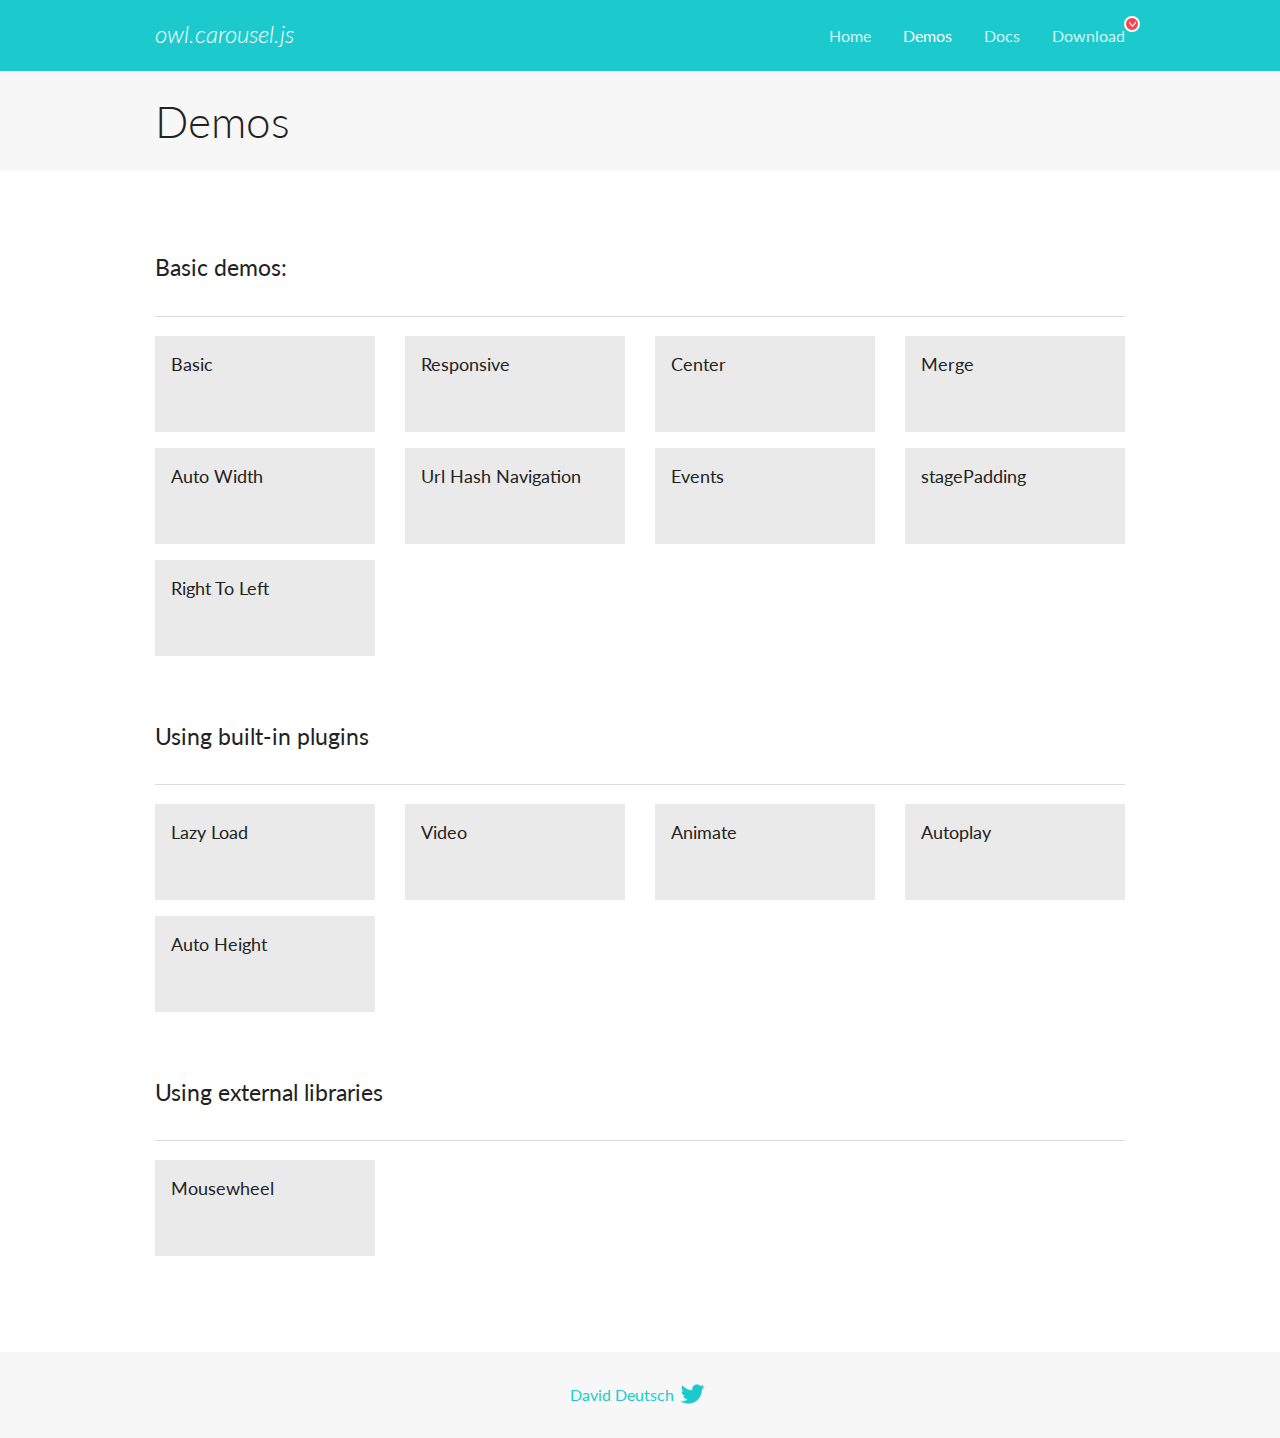
<file: OwlCarousel2-2.3.4/docs/demos/demos.html>
<!DOCTYPE html>
<html lang="en">
  <head>

    <!-- head -->
    <meta charset="utf-8">
    <meta name="msapplication-tap-highlight" content="no" />
    <meta name="viewport" content="width=device-width, initial-scale=1.0" />
    <meta name="description" content="A list of Owl Carousel examples.">
    <meta name="author" content="David Deutsch">
    <title>
      Demos | Owl Carousel | 2.3.4
    </title>

    <!-- Stylesheets -->
    <link href='https://fonts.googleapis.com/css?family=Lato:300,400,700,400italic,300italic' rel='stylesheet' type='text/css'>
    <link rel="stylesheet" href="../assets/css/docs.theme.min.css">

    <!-- Owl Stylesheets -->
    <link rel="stylesheet" href="../assets/owlcarousel/assets/owl.carousel.min.css">
    <link rel="stylesheet" href="../assets/owlcarousel/assets/owl.theme.default.min.css">

    <!-- HTML5 shim and Respond.js IE8 support of HTML5 elements and media queries -->

    <!--[if lt IE 9]>
      <script src="https://oss.maxcdn.com/libs/html5shiv/3.7.0/html5shiv.js"></script>
      <script src="https://oss.maxcdn.com/libs/respond.js/1.3.0/respond.min.js"></script>
    <![endif]-->

    <!-- Favicons -->
    <link rel="apple-touch-icon-precomposed" sizes="144x144" href="../assets/ico/apple-touch-icon-144-precomposed.png">
    <link rel="shortcut icon" href="../assets/ico/favicon.png">
    <link rel="shortcut icon" href="favicon.ico">

    <!-- Yeah i know js should not be in header. Its required for demos.-->

    <!-- javascript -->
    <script src="../assets/vendors/jquery.min.js"></script>
    <script src="../assets/owlcarousel/owl.carousel.js"></script>
  </head>
  <body>

    <!-- header -->
    <header class="header">
      <div class="row">
        <div class="large-12 columns">
          <div class="brand left">
            <h3>
              <a href="/OwlCarousel2/">owl.carousel.js</a> 
            </h3>
          </div>
          <a id="toggle-nav" class="right">
            <span></span> <span></span> <span></span> 
          </a> 
          <div class="nav-bar">
            <ul class="clearfix">
              <li> <a href="/OwlCarousel2/index.html">Home</a>  </li>
              <li class="active">
                <a href="/OwlCarousel2/demos/demos.html">Demos</a> 
              </li>
              <li> <a href="/OwlCarousel2/docs/started-welcome.html">Docs</a>  </li>
              <li>
                <a href="https://github.com/OwlCarousel2/OwlCarousel2/archive/2.3.4.zip">Download</a> 
                <span class="download"></span> 
              </li>
            </ul>
          </div>
        </div>
      </div>
    </header>

    <!-- title -->
    <section class="title">
      <div class="row">
        <div class="large-12 columns">
          <h1>Demos</h1>
        </div>
      </div>
    </section>

    <!--  Demos -->
    <section id="demos">
      <div class="row">
        <div class="large-12 columns">
          <h4 id="basic-demos-">Basic demos:</h4>
          <hr>
          <div class="demo-list">
            <div class="row">
              <div class="small-6 medium-4 large-3 columns">
                <a href="basic.html" class="demo-block">
                  <h5>Basic </h5>
                </a> 
              </div>
              <div class="small-6 medium-4 large-3 columns">
                <a href="responsive.html" class="demo-block">
                  <h5>Responsive </h5>
                </a> 
              </div>
              <div class="small-6 medium-4 large-3 columns">
                <a href="center.html" class="demo-block">
                  <h5>Center </h5>
                </a> 
              </div>
              <div class="small-6 medium-4 large-3 columns">
                <a href="merge.html" class="demo-block">
                  <h5>Merge </h5>
                </a> 
              </div>
              <div class="small-6 medium-4 large-3 columns">
                <a href="autowidth.html" class="demo-block">
                  <h5>Auto Width </h5>
                </a> 
              </div>
              <div class="small-6 medium-4 large-3 columns">
                <a href="urlhashnav.html" class="demo-block">
                  <h5>Url Hash Navigation </h5>
                </a> 
              </div>
              <div class="small-6 medium-4 large-3 columns">
                <a href="events.html" class="demo-block">
                  <h5>Events </h5>
                </a> 
              </div>
              <div class="small-6 medium-4 large-3 columns">
                <a href="stagepadding.html" class="demo-block">
                  <h5>stagePadding </h5>
                </a> 
              </div>
              <div class="small-6 medium-4 large-3 columns">
                <a href="rtl.html" class="demo-block">
                  <h5>Right To Left </h5>
                </a> 
              </div>
            </div>
          </div>
          <h4 id="using-built-in-plugins">Using built-in plugins</h4>
          <hr>
          <div class="demo-list">
            <div class="row">
              <div class="small-6 medium-4 large-3 columns">
                <a href="lazyLoad.html" class="demo-block">
                  <h5>Lazy Load </h5>
                </a> 
              </div>
              <div class="small-6 medium-4 large-3 columns">
                <a href="video.html" class="demo-block">
                  <h5>Video </h5>
                </a> 
              </div>
              <div class="small-6 medium-4 large-3 columns">
                <a href="animate.html" class="demo-block">
                  <h5>Animate </h5>
                </a> 
              </div>
              <div class="small-6 medium-4 large-3 columns">
                <a href="autoplay.html" class="demo-block">
                  <h5>Autoplay </h5>
                </a> 
              </div>
              <div class="small-6 medium-4 large-3 columns">
                <a href="autoheight.html" class="demo-block">
                  <h5>Auto Height </h5>
                </a> 
              </div>
            </div>
          </div>
          <h4 id="using-external-libraries">Using external libraries</h4>
          <hr>
          <div class="demo-list">
            <div class="row">
              <div class="small-6 medium-4 large-3 columns">
                <a href="mousewheel.html" class="demo-block">
                  <h5>Mousewheel </h5>
                </a> 
              </div>
            </div>
          </div>
        </div>
      </div>
    </section>

    <!-- footer -->
    <footer class="footer">
      <div class="row">
        <div class="large-12 columns">
          <h5>
            <a href="/OwlCarousel2/docs/support-contact.html">David Deutsch</a> 
            <a id="custom-tweet-button" href="https://twitter.com/share?url=https://github.com/OwlCarousel2/OwlCarousel2&text=Owl Carousel - This is so awesome! " target="_blank"></a> 
          </h5>
        </div>
      </div>
    </footer>

    <!-- vendors -->
    <script src="../assets/vendors/highlight.js"></script>
    <script src="../assets/js/app.js"></script>
  </body>
</html>
</file>
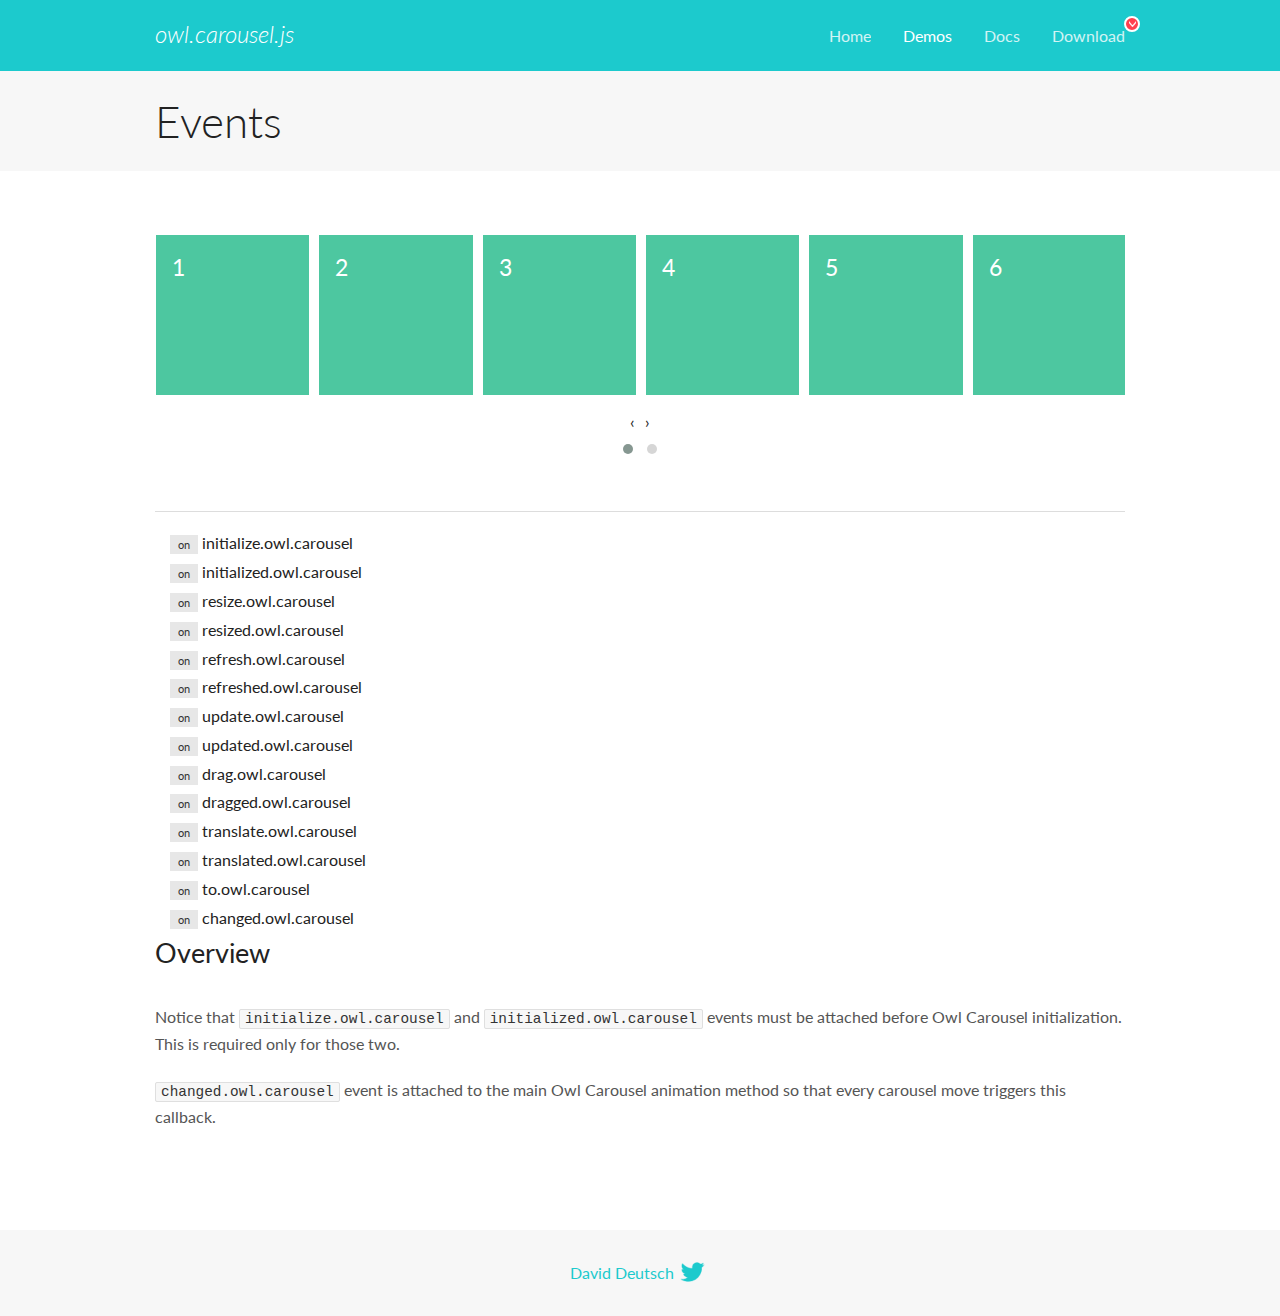
<file: OwlCarousel2-2.3.4/docs/demos/events.html>
<!DOCTYPE html>
<html lang="en">
  <head>

    <!-- head -->
    <meta charset="utf-8">
    <meta name="msapplication-tap-highlight" content="no" />
    <meta name="viewport" content="width=device-width, initial-scale=1.0" />
    <meta name="description" content="Events usage demo">
    <meta name="author" content="David Deutsch">
    <title>
      Events Demo | Owl Carousel | 2.3.4
    </title>

    <!-- Stylesheets -->
    <link href='https://fonts.googleapis.com/css?family=Lato:300,400,700,400italic,300italic' rel='stylesheet' type='text/css'>
    <link rel="stylesheet" href="../assets/css/docs.theme.min.css">

    <!-- Owl Stylesheets -->
    <link rel="stylesheet" href="../assets/owlcarousel/assets/owl.carousel.min.css">
    <link rel="stylesheet" href="../assets/owlcarousel/assets/owl.theme.default.min.css">

    <!-- HTML5 shim and Respond.js IE8 support of HTML5 elements and media queries -->

    <!--[if lt IE 9]>
      <script src="https://oss.maxcdn.com/libs/html5shiv/3.7.0/html5shiv.js"></script>
      <script src="https://oss.maxcdn.com/libs/respond.js/1.3.0/respond.min.js"></script>
    <![endif]-->

    <!-- Favicons -->
    <link rel="apple-touch-icon-precomposed" sizes="144x144" href="../assets/ico/apple-touch-icon-144-precomposed.png">
    <link rel="shortcut icon" href="../assets/ico/favicon.png">
    <link rel="shortcut icon" href="favicon.ico">

    <!-- Yeah i know js should not be in header. Its required for demos.-->

    <!-- javascript -->
    <script src="../assets/vendors/jquery.min.js"></script>
    <script src="../assets/owlcarousel/owl.carousel.js"></script>
  </head>
  <body>

    <!-- header -->
    <header class="header">
      <div class="row">
        <div class="large-12 columns">
          <div class="brand left">
            <h3>
              <a href="/OwlCarousel2/">owl.carousel.js</a> 
            </h3>
          </div>
          <a id="toggle-nav" class="right">
            <span></span> <span></span> <span></span> 
          </a> 
          <div class="nav-bar">
            <ul class="clearfix">
              <li> <a href="/OwlCarousel2/index.html">Home</a>  </li>
              <li class="active">
                <a href="/OwlCarousel2/demos/demos.html">Demos</a> 
              </li>
              <li> <a href="/OwlCarousel2/docs/started-welcome.html">Docs</a>  </li>
              <li>
                <a href="https://github.com/OwlCarousel2/OwlCarousel2/archive/2.3.4.zip">Download</a> 
                <span class="download"></span> 
              </li>
            </ul>
          </div>
        </div>
      </div>
    </header>

    <!-- title -->
    <section class="title">
      <div class="row">
        <div class="large-12 columns">
          <h1>Events</h1>
        </div>
      </div>
    </section>

    <!--  Demos -->
    <section id="demos">
      <div class="row">
        <div class="large-12 columns">
          <div class="owl-carousel owl-theme">
            <div class="item">
              <h4>1</h4>
            </div>
            <div class="item">
              <h4>2</h4>
            </div>
            <div class="item">
              <h4>3</h4>
            </div>
            <div class="item">
              <h4>4</h4>
            </div>
            <div class="item">
              <h4>5</h4>
            </div>
            <div class="item">
              <h4>6</h4>
            </div>
            <div class="item">
              <h4>7</h4>
            </div>
            <div class="item">
              <h4>8</h4>
            </div>
            <div class="item">
              <h4>9</h4>
            </div>
            <div class="item">
              <h4>10</h4>
            </div>
            <div class="item">
              <h4>11</h4>
            </div>
            <div class="item">
              <h4>12</h4>
            </div>
          </div>
          <hr>
          <div class="large-12 columns callbacks">
            <div><span class="label secondary initialize">on</span>  initialize.owl.carousel </div>
            <div><span class="label secondary initialized">on</span>  initialized.owl.carousel </div>
            <div><span class="label secondary resize">on</span>  resize.owl.carousel </div>
            <div><span class="label secondary resized">on</span>  resized.owl.carousel </div>
            <div><span class="label secondary refresh">on</span>  refresh.owl.carousel </div>
            <div><span class="label secondary refreshed">on</span>  refreshed.owl.carousel </div>
            <div><span class="label secondary update">on</span>  update.owl.carousel </div>
            <div><span class="label secondary updated">on</span>  updated.owl.carousel </div>
            <div><span class="label secondary drag">on</span>  drag.owl.carousel </div>
            <div><span class="label secondary dragged">on</span>  dragged.owl.carousel </div>
            <div><span class="label secondary translate">on</span>  translate.owl.carousel </div>
            <div><span class="label secondary translated">on</span>  translated.owl.carousel </div>
            <div><span class="label secondary to">on</span>  to.owl.carousel </div>
            <div><span class="label secondary changed">on</span>  changed.owl.carousel </div>
          </div>
          <h3 id="overview">Overview</h3>
          <p>Notice that <code>initialize.owl.carousel</code> and <code>initialized.owl.carousel</code> events must be attached before Owl Carousel initialization. This is required only for those two.</p>
          <p><code>changed.owl.carousel</code> event is attached to the main Owl Carousel animation method so that every carousel move triggers this callback.</p>
          <script>
            jQuery(document).ready(function($) {
              var owl = $('.owl-carousel');
              owl.on('initialize.owl.carousel initialized.owl.carousel ' +
                'initialize.owl.carousel initialize.owl.carousel ' +
                'resize.owl.carousel resized.owl.carousel ' +
                'refresh.owl.carousel refreshed.owl.carousel ' +
                'update.owl.carousel updated.owl.carousel ' +
                'drag.owl.carousel dragged.owl.carousel ' +
                'translate.owl.carousel translated.owl.carousel ' +
                'to.owl.carousel changed.owl.carousel',
                function(e) {
                  $('.' + e.type)
                    .removeClass('secondary')
                    .addClass('success');
                  window.setTimeout(function() {
                    $('.' + e.type)
                      .removeClass('success')
                      .addClass('secondary');
                  }, 500);
                });
              owl.owlCarousel({
                loop: true,
                nav: true,
                lazyLoad: true,
                margin: 10,
                video: true,
                responsive: {
                  0: {
                    items: 1
                  },
                  600: {
                    items: 3
                  },
                  960: {
                    items: 5,
                  },
                  1200: {
                    items: 6
                  }
                }
              });
            });
          </script>
        </div>
      </div>
    </section>

    <!-- footer -->
    <footer class="footer">
      <div class="row">
        <div class="large-12 columns">
          <h5>
            <a href="/OwlCarousel2/docs/support-contact.html">David Deutsch</a> 
            <a id="custom-tweet-button" href="https://twitter.com/share?url=https://github.com/OwlCarousel2/OwlCarousel2&text=Owl Carousel - This is so awesome! " target="_blank"></a> 
          </h5>
        </div>
      </div>
    </footer>

    <!-- vendors -->
    <script src="../assets/vendors/highlight.js"></script>
    <script src="../assets/js/app.js"></script>
  </body>
</html>
</file>
<file: css/main.css>
@media only screen and (max-width: 1200px) {
  .nav-link {
    color: white;
    padding: 5px 8px !important;
    font-size: 16px;
  }
  .nav-link i {
    padding-left: 7px;
    font-size: 10px !important;
  }
  .nav-link:hover {
    color: rgba(255, 255, 255, 0.65);
  }
}

@media only screen and (max-width: 992px) {
  #homePage #team .px-4 img {
    margin: 0 auto;
    display: block;
    height: 200px !important;
    width: 200px !important;
  }
  #homePage #landing {
    height: 720px !important;
  }
  #homePage #landing .overlay {
    height: 720px !important;
  }
  #homePage #landing .formwrapper {
    margin: 0 auto;
    max-height: unset !important;
    border-radius: unset !important;
  }
  #homePage #landing .formwrapper .form-inline > * {
    position: relative;
    display: inline-block;
    width: 100%;
    border: 0;
    background: rgba(255, 255, 255, 0.1);
  }
  #homePage #landing .formwrapper .form-inline input[type="text"] {
    background-color: rgba(0, 0, 0, 0.068) !important;
    display: block;
  }
  #homePage #landing .formwrapper .form-inline .categorier {
    border: none;
    height: 44px;
    -webkit-box-shadow: none;
            box-shadow: none;
    overflow: hidden;
    background-color: rgba(255, 255, 255, 0.068) !important;
    margin-bottom: 10px;
    margin-top: 4px;
  }
  #homePage #landing .formwrapper .form-inline .categorier .selector {
    border: unset;
    color: #8898aa;
    width: 100%;
    padding: 0px 28px 0 26px;
    height: 44px;
    -webkit-appearance: none;
    -moz-appearance: none;
  }
  #homePage #landing .formwrapper .form-inline .categorier .selector::-webkit-input-placeholder {
    background-color: rgba(214, 14, 14, 0.883) !important;
  }
  #homePage #landing .formwrapper .form-inline .categorier .selector:-ms-input-placeholder {
    background-color: rgba(214, 14, 14, 0.883) !important;
  }
  #homePage #landing .formwrapper .form-inline .categorier .selector::-ms-input-placeholder {
    background-color: rgba(214, 14, 14, 0.883) !important;
  }
  #homePage #landing .formwrapper .form-inline .categorier .selector::placeholder {
    background-color: rgba(214, 14, 14, 0.883) !important;
  }
  #homePage #landing .formwrapper .form-inline .categorier .selector:focus {
    outline: none;
  }
  #homePage #landing .formwrapper .form-inline .main-search-btn {
    margin-top: 5px;
    margin-right: 0px !important;
  }
  #homePage #landing .formwrapper .form-inline #icon-href {
    position: relative;
    font-size: 14px;
    width: 0px;
    height: 0px;
    left: 100% !important;
    top: -22px !important;
  }
  #homePage #landing .formwrapper .form-inline #icon-href .fa-map-marker-alt {
    position: absolute;
    color: #fff;
    padding: 10px;
  }
  #homePage #landing .formwrapper .form-inline #icon-href .fa-map-marker-alt:hover {
    color: #66676b;
  }
}

#grids #myNavbar {
  background-color: rgba(48, 32, 87, 0.7);
  position: fixed;
  width: 100%;
  z-index: 55;
}

#grids #myNavbar .navbar {
  padding: 16px;
}

#grids #myNavbar .navbar .nav-item .nav-link {
  color: white;
  padding: 5px 15px;
  font-size: 16px;
}

#grids #myNavbar .navbar .nav-item .nav-link .dropdown-item {
  color: #444;
  position: relative;
}

#grids #myNavbar .navbar .nav-item .nav-link .dropdown-item:hover {
  color: #525f7f;
}

#grids #myNavbar .navbar .nav-item .nav-link i {
  padding-left: 7px;
  font-size: 14px;
}

#grids #myNavbar .navbar .nav-item .nav-link:hover {
  color: rgba(255, 255, 255, 0.65);
}

#grids #myNavbar .navbar .nav-item .dropdown-menu {
  position: absolute;
  width: 150px !important;
  -webkit-transform: translateX(-10px);
          transform: translateX(-10px);
  margin-top: 0 !important;
  padding-top: 0 !important;
  padding-bottom: 0 !important;
  color: black !important;
  -webkit-box-shadow: 0 0 10px 0 rgba(0, 0, 0, 0.12);
          box-shadow: 0 0 10px 0 rgba(0, 0, 0, 0.12);
  border: 1px solid rgba(68, 68, 68, 0.473) !important;
  padding: 10px;
  border-radius: 4px !important;
}

#grids #myNavbar .navbar .nav-item .dropdown-menu a {
  color: #32325d !important;
  display: block !important;
  text-decoration: none;
  font-size: 15px;
  -webkit-transition: .3s;
  transition: .3s;
  opacity: .9;
  color: #444 !important;
  padding: 5px;
}

#grids #myNavbar .navbar .nav-item .dropdown-menu a:hover {
  opacity: 1;
}

#grids #myNavbar .navbar .nav-item .dropdown-menu .dropright .dropdown-menu {
  padding: 10px 12px !important;
  -webkit-transform: translateX(-4px);
          transform: translateX(-4px);
  -webkit-transform: translateY(10px);
          transform: translateY(10px);
  margin-left: 0 !important;
}

#grids #myNavbar .navbar .nav-item .dropdown-menu .dropright .dropdown-toggle::after {
  display: none !important;
}

#grids #myNavbar .navbar .nav-item .dropdown-menu .dropright button {
  font-size: 15px !important;
  width: 140px !important;
  text-align: left;
  color: #32325d !important;
  background-color: white !important;
  border-radius: unset !important;
  border: unset !important;
  color: #444;
  opacity: .9;
}

#grids #myNavbar .navbar .nav-item .dropdown-menu .dropright button:hover {
  color: #444 !important;
  opacity: 1;
}

#grids #myNavbar .navbar .nav-item .dropdown-menu .dropright button:hover:hover i {
  color: rgba(0, 0, 0, 0.938) !important;
  -webkit-transform: translateX(3px) !important;
          transform: translateX(3px) !important;
  font-size: 11px !important;
}

#grids #myNavbar .navbar .nav-item .dropdown-menu .dropright button i {
  -webkit-transition: all .5s ease-out;
  transition: all .5s ease-out;
  position: absolute;
  right: 10px;
  top: 12px;
  font-size: 10px !important;
  color: rgba(0, 0, 0, 0.527) !important;
}

#grids #myNavbar .navbar .header-widget .btn {
  color: #5e72e4 !important;
  background-color: white;
  border-radius: 25px;
  padding: 10px 2rem;
  font-size: .875rem;
  display: inline-block;
  font-weight: 600;
  text-align: center;
  white-space: nowrap;
  vertical-align: middle;
  -webkit-transition: all .2s;
  transition: all .2s;
}

#grids #myNavbar .navbar .header-widget .btn .fa-plus {
  font-size: 12px;
  padding-left: 3px;
}

#grids #myNavbar .navbar .header-widget .btn:hover {
  color: #212529 !important;
  -webkit-transform: translateY(-2px);
          transform: translateY(-2px);
}

#grids .mrBlue {
  background-color: #5e72e4 !important;
  -webkit-transition: all 0.2s ease;
  transition: all 0.2s ease;
}

#grids #girl-heading {
  position: relative;
  padding: 128px 0;
  background: url("../assets/title-bar.jpg") center center/cover;
  pointer-events: none;
  color: #fff;
}

#grids #girl-heading::before {
  content: "";
  position: absolute;
  left: 0;
  top: 0;
  right: 0;
  bottom: 0;
  background-color: rgba(0, 0, 0, 0.603);
}

#grids #girl-heading .contentwrapper h2 {
  font-weight: 700 !important;
  margin-bottom: 8px;
}

#grids #girl-heading .contentwrapper span {
  font-size: 16px;
  font-weight: 400;
}

#grids #girl-heading #breadcrumbs {
  position: absolute;
  right: 15px;
  display: inline-block;
  font-size: 15px;
  font-weight: 400;
  color: #fff;
  top: 50%;
  -webkit-transform: translateY(-50%);
  transform: translateY(-50%);
}

#grids #girl-heading #breadcrumbs ul li {
  display: inline-block;
  list-style: none;
  margin-bottom: 10px;
}

#grids #girl-heading #breadcrumbs ul i {
  position: relative;
  top: 1px;
  left: -3px;
  padding: 0 10px;
}

#grids #content-grid {
  margin-top: 96px;
  margin-bottom: 96px;
}

#grids #content-grid .sorting {
  width: 100%;
  padding: 0 15px;
}

#grids #content-grid .grid-items {
  overflow: hidden;
  border-radius: 4px;
  -webkit-box-shadow: 0 0 20px rgba(0, 0, 0, 0.05);
          box-shadow: 0 0 20px rgba(0, 0, 0, 0.05);
  margin-bottom: 30px;
  -webkit-transition: .3s ease-out;
  transition: .3s ease-out;
}

#grids #content-grid .grid-items:hover {
  -webkit-transform: translateY(-6px);
          transform: translateY(-6px);
}

#grids #content-grid .grid-items .listing-item {
  height: 137px;
  overflow: hidden;
}

#grids #content-grid .grid-items .gridcontentwrap {
  padding: 20px 32px;
  position: relative;
}

#grids #content-grid .grid-items .gridcontentwrap .badge-pill {
  color: #2643e9;
  background-color: rgba(203, 210, 246, 0.5);
  padding: 5.6px 9.24px;
  font-size: 10.26px;
}

#grids #content-grid .grid-items .gridcontentwrap .rating {
  color: #EDB867 !important;
  font-size: 10px;
  margin-top: 15px;
}

#grids #content-grid .grid-items .gridcontentwrap .rating i {
  margin-right: 5px;
}

#grids #content-grid .grid-items .gridcontentwrap .num-rate {
  color: #525f7f;
  font-size: 13px;
}

#grids #content-grid .grid-items .gridcontentwrap h3 {
  font-size: 16px;
  color: #32325d;
  font-weight: 700;
  margin-top: 5px;
}

#grids #content-grid .grid-items .gridcontentwrap small {
  font-size: 13px;
  color: #525f7f;
}

#grids #content-grid .grid-items .gridcontentwrap .round-pill {
  background-color: #5e72e4;
  color: white;
  position: absolute;
  right: 10px;
  top: -127px;
  border-radius: 50%;
  width: 40px;
  height: 40px;
  font-size: 14px;
}

#grids #content-grid .grid-items .gridcontentwrap .round-pill i {
  left: 32%;
  top: 32%;
  position: absolute;
}

#grids #content-grid .sidebar .form-group .form-control {
  -webkit-box-shadow: 0 1px 3px rgba(50, 50, 93, 0.15), 0 1px 0 rgba(0, 0, 0, 0.02);
          box-shadow: 0 1px 3px rgba(50, 50, 93, 0.15), 0 1px 0 rgba(0, 0, 0, 0.02);
  padding: 10px 12px;
  border: 0;
}

#grids #content-grid .sidebar .form-group .form-control::-webkit-input-placeholder {
  font-size: 14px;
  color: #8898aa;
}

#grids #content-grid .sidebar .form-group .form-control:-ms-input-placeholder {
  font-size: 14px;
  color: #8898aa;
}

#grids #content-grid .sidebar .form-group .form-control::-ms-input-placeholder {
  font-size: 14px;
  color: #8898aa;
}

#grids #content-grid .sidebar .form-group .form-control::placeholder {
  font-size: 14px;
  color: #8898aa;
}

#grids #content-grid .sidebar .form-group select {
  font-size: 14px;
  color: #8898aa;
}

#grids #content-grid .sidebar .form-group label {
  font-size: 14px;
  margin-bottom: 8px;
  color: #525f7f;
}

#grids #content-grid .sidebar .form-group input[type=range] {
  color: yellow !important;
  border-color: red !important;
}

#grids #content-grid .sidebar .form-group button {
  background-color: #5e72e4;
  padding: 10px 20px;
  font-size: 14px;
  font-weight: 600;
  margin-bottom: 30px;
}

#grids #content-grid .sidebar .thewidget {
  background: linear-gradient(87deg, #fb6340 0, #fbb140 100%) !important;
  border-radius: 5px;
  padding: 24px;
}

#grids #content-grid .sidebar .thewidget img {
  margin-bottom: 24px;
}

#grids #content-grid .sidebar .thewidget p {
  font-size: 16px;
}

#grids #content-grid .sidebar .thewidget h4 {
  margin-bottom: 24px;
  font-size: 19px;
  font-weight: 700;
}

#grids #content-grid .sidebar .thewidget .form-group {
  margin-bottom: 0;
}

#grids #content-grid .sidebar .thewidget .form-group .form-control {
  padding: 10px 12px;
  height: 46px;
  margin-bottom: 20px;
}

#grids #content-grid .sidebar .thewidget .form-group .form-control::-webkit-input-placeholder {
  font-size: 14px;
  color: #8898aa;
}

#grids #content-grid .sidebar .thewidget .form-group .form-control:-ms-input-placeholder {
  font-size: 14px;
  color: #8898aa;
}

#grids #content-grid .sidebar .thewidget .form-group .form-control::-ms-input-placeholder {
  font-size: 14px;
  color: #8898aa;
}

#grids #content-grid .sidebar .thewidget .form-group .form-control::placeholder {
  font-size: 14px;
  color: #8898aa;
}

#grids #content-grid .sidebar .thewidget .form-group .btn {
  padding: 10px 20px;
  background-color: #5e72e4;
  font-size: 14px;
  color: white;
  text-transform: uppercase;
  font-weight: 600;
}

#grids #content-grid .pagenav .pagination .page-item {
  font-size: 14px;
  font-weight: 400;
}

#grids #content-grid .pagenav .pagination .page-item a {
  display: -webkit-box;
  display: -ms-flexbox;
  display: flex;
  -webkit-box-align: center;
      -ms-flex-align: center;
          align-items: center;
  -webkit-box-pack: center;
      -ms-flex-pack: center;
          justify-content: center;
  padding: 0;
  margin: 0 3px;
  border-radius: 50% !important;
  width: 36px;
  height: 36px;
  color: #525f7f;
  background-color: #fff;
  border: .0625rem solid #dee2e6;
}

#grids #content-grid .pagenav .pagination .page-item a:hover {
  text-decoration: none;
  background-color: #dee2e6;
}

#grids #content-grid .pagenav .pagination .page-item a i {
  font-size: 10px;
}

#grids #content-grid .pagenav .pagination .active a {
  background-color: #5e72e4 !important;
  color: white !important;
  -webkit-box-shadow: 0 7px 14px rgba(50, 50, 93, 0.1), 0 3px 6px rgba(0, 0, 0, 0.08);
          box-shadow: 0 7px 14px rgba(50, 50, 93, 0.1), 0 3px 6px rgba(0, 0, 0, 0.08);
}

#grids #footer {
  background-color: #5e72e4;
  color: white;
  padding: 48px 80px 0;
}

#grids #footer .copyrighter {
  margin-top: 36px;
  text-align: center;
  border-top: 1px solid rgba(255, 255, 255, 0.09);
  padding: 40px 0;
}

#grids #footer .foot-links ul {
  padding-left: 0px;
}

#grids #footer .foot-links ul a {
  text-decoration: none;
  color: white;
  display: -webkit-box;
  padding-right: 16px;
  padding-bottom: 14px;
}

#grids #footer .foot-links ul a i {
  position: relative;
  top: 0px;
  left: -10px;
  color: #ccc;
  font-weight: 600;
}

#grids #footer .foot-links ul a li {
  list-style: none;
  -webkit-transition: all .2s;
  transition: all .2s;
}

#grids #footer .foot-links ul a li:hover {
  -webkit-transform: translateX(6px);
          transform: translateX(6px);
}

#grids #footer .items .text-widget span a {
  text-decoration: none;
  color: white;
}

#grids #footer .items .text-widget span a:hover {
  color: #e6e6e6;
}

#grids #footer .items .text-widget .socialize {
  margin-top: 24px;
  min-width: 220px;
  margin-bottom: 24px;
}

#grids #footer .items .text-widget .socialize a {
  background-color: white;
  width: 40px;
  height: 40px;
  color: #66676b;
  margin-right: 8px;
  border-radius: 7px;
  line-height: 35px;
  font-size: 14px;
  padding: 10px;
}

#grids #footer .items .text-widget .socialize a:hover {
  -webkit-transform: translateY(-2px);
          transform: translateY(-2px);
}

#grids #footer .items .text-widget .socialize a:last-child {
  padding-right: 12px;
}

#grids #footer .items .text-widget .socialize a i {
  -webkit-transform: translateX(2px);
          transform: translateX(2px);
}

#pricing #myNavbar {
  background-color: rgba(48, 32, 87, 0.7);
  position: fixed;
  width: 100%;
  z-index: 55;
}

#pricing #myNavbar .navbar {
  padding: 16px;
}

#pricing #myNavbar .navbar .nav-item .nav-link {
  color: white;
  padding: 5px 15px;
  font-size: 16px;
}

#pricing #myNavbar .navbar .nav-item .nav-link .dropdown-item {
  color: #444;
  position: relative;
}

#pricing #myNavbar .navbar .nav-item .nav-link .dropdown-item:hover {
  color: #525f7f;
}

#pricing #myNavbar .navbar .nav-item .nav-link i {
  padding-left: 7px;
  font-size: 14px;
}

#pricing #myNavbar .navbar .nav-item .nav-link:hover {
  color: rgba(255, 255, 255, 0.65);
}

#pricing #myNavbar .navbar .nav-item .dropdown-menu {
  position: absolute;
  width: 150px !important;
  -webkit-transform: translateX(-10px);
          transform: translateX(-10px);
  margin-top: 0 !important;
  padding-top: 0 !important;
  padding-bottom: 0 !important;
  color: black !important;
  -webkit-box-shadow: 0 0 10px 0 rgba(0, 0, 0, 0.12);
          box-shadow: 0 0 10px 0 rgba(0, 0, 0, 0.12);
  border: 1px solid rgba(68, 68, 68, 0.473) !important;
  padding: 10px;
  border-radius: 4px !important;
}

#pricing #myNavbar .navbar .nav-item .dropdown-menu a {
  color: #32325d !important;
  display: block !important;
  text-decoration: none;
  font-size: 15px;
  -webkit-transition: .3s;
  transition: .3s;
  opacity: .9;
  color: #444 !important;
  padding: 5px;
}

#pricing #myNavbar .navbar .nav-item .dropdown-menu a:hover {
  opacity: 1;
}

#pricing #myNavbar .navbar .nav-item .dropdown-menu .dropright .dropdown-menu {
  padding: 10px 12px !important;
  -webkit-transform: translateX(-4px);
          transform: translateX(-4px);
  -webkit-transform: translateY(10px);
          transform: translateY(10px);
  margin-left: 0 !important;
}

#pricing #myNavbar .navbar .nav-item .dropdown-menu .dropright .dropdown-toggle::after {
  display: none !important;
}

#pricing #myNavbar .navbar .nav-item .dropdown-menu .dropright button {
  font-size: 15px !important;
  width: 140px !important;
  text-align: left;
  color: #32325d !important;
  background-color: white !important;
  border-radius: unset !important;
  border: unset !important;
  color: #444;
  opacity: .9;
}

#pricing #myNavbar .navbar .nav-item .dropdown-menu .dropright button:hover {
  color: #444 !important;
  opacity: 1;
}

#pricing #myNavbar .navbar .nav-item .dropdown-menu .dropright button:hover:hover i {
  color: rgba(0, 0, 0, 0.938) !important;
  -webkit-transform: translateX(3px) !important;
          transform: translateX(3px) !important;
  font-size: 11px !important;
}

#pricing #myNavbar .navbar .nav-item .dropdown-menu .dropright button i {
  -webkit-transition: all .5s ease-out;
  transition: all .5s ease-out;
  position: absolute;
  right: 10px;
  top: 12px;
  font-size: 10px !important;
  color: rgba(0, 0, 0, 0.527) !important;
}

#pricing #myNavbar .navbar .header-widget .btn {
  color: #5e72e4 !important;
  background-color: white;
  border-radius: 25px;
  padding: 10px 2rem;
  font-size: .875rem;
  display: inline-block;
  font-weight: 600;
  text-align: center;
  white-space: nowrap;
  vertical-align: middle;
  -webkit-transition: all .2s;
  transition: all .2s;
}

#pricing #myNavbar .navbar .header-widget .btn .fa-plus {
  font-size: 12px;
  padding-left: 3px;
}

#pricing #myNavbar .navbar .header-widget .btn:hover {
  color: #212529 !important;
  -webkit-transform: translateY(-2px);
          transform: translateY(-2px);
}

#pricing .mrBlue {
  background-color: #5e72e4 !important;
  -webkit-transition: all 0.2s ease;
  transition: all 0.2s ease;
}

#pricing #girl-heading {
  position: relative;
  padding: 128px 0;
  background: url("../assets/title-bar.jpg") center center/cover;
  pointer-events: none;
  color: #fff;
}

#pricing #girl-heading::before {
  content: "";
  position: absolute;
  left: 0;
  top: 0;
  right: 0;
  bottom: 0;
  background-color: rgba(0, 0, 0, 0.603);
}

#pricing #girl-heading .contentwrapper h2 {
  font-weight: 700 !important;
  margin-bottom: 8px;
}

#pricing #girl-heading .contentwrapper span {
  font-size: 16px;
  font-weight: 400;
}

#pricing #girl-heading #breadcrumbs {
  position: absolute;
  right: 15px;
  display: inline-block;
  font-size: 15px;
  font-weight: 400;
  color: #fff;
  top: 50%;
  -webkit-transform: translateY(-50%);
  transform: translateY(-50%);
}

#pricing #girl-heading #breadcrumbs ul li {
  display: inline-block;
  list-style: none;
  margin-bottom: 10px;
}

#pricing #girl-heading #breadcrumbs ul i {
  position: relative;
  top: 1px;
  left: -3px;
  padding: 0 10px;
}

#pricing #box-pricing {
  margin-top: 96px;
  margin-bottom: 96px;
}

#pricing #box-pricing .lead {
  color: #525f7f;
  font-size: 20px;
  margin: 24px 0 16px;
  font-weight: 400;
}

#pricing #box-pricing .card .pricing-wrapper .bgbox {
  background-color: #5e72e4 !important;
}

#pricing #box-pricing .card .pricing-wrapper .annual h3 {
  color: #5e72e4;
  font-weight: 700 !important;
  font-size: 28px !important;
}

#pricing #box-pricing .card .pricing-wrapper .bgcontent {
  background-color: #f4f5f7 !important;
  padding: 24px;
}

#pricing #box-pricing .card .pricing-wrapper .bgcontent .pricing-listing li {
  list-style: none;
  color: #525f7f;
  font-size: 16px;
  padding: 8px 0;
}

#pricing #box-pricing .card .pricing-wrapper .btnwrap .btn {
  font-size: 14px;
  padding: 10px 20px;
  text-transform: uppercase;
  font-weight: 600;
  border-color: #5e72e4;
  color: #5e72e4;
}

#pricing #box-pricing .card .pricing-wrapper .btnwrap .btn:hover {
  color: white;
  background-color: #5e72e4;
}

#pricing #box-pricing .card .pricing-wrapper2 .bgbox {
  background-color: #2dce89 !important;
}

#pricing #box-pricing .card .pricing-wrapper2 .annual h3 {
  color: #2dce89 !important;
}

#pricing #box-pricing .card .pricing-wrapper2 .btnwrap .btn {
  border-color: #2dce89 !important;
  color: #2dce89 !important;
}

#pricing #box-pricing .card .pricing-wrapper2 .btnwrap .btn:hover {
  color: white !important;
  background-color: #2dce89 !important;
}

#pricing #box-pricing .card .pricing-wrapper3 .bgbox {
  background-color: #11cdef !important;
}

#pricing #box-pricing .card .pricing-wrapper3 .annual h3 {
  color: #11cdef !important;
}

#pricing #box-pricing .card .pricing-wrapper3 .btnwrap .btn {
  border-color: #11cdef !important;
  color: #11cdef !important;
}

#pricing #box-pricing .card .pricing-wrapper3 .btnwrap .btn:hover {
  color: white !important;
  background-color: #11cdef !important;
}

#pricing #footer {
  background-color: #5e72e4;
  color: white;
  padding: 48px 80px 0;
}

#pricing #footer .copyrighter {
  margin-top: 36px;
  text-align: center;
  border-top: 1px solid rgba(255, 255, 255, 0.09);
  padding: 40px 0;
}

#pricing #footer .foot-links ul {
  padding-left: 0px;
}

#pricing #footer .foot-links ul a {
  text-decoration: none;
  color: white;
  display: -webkit-box;
  padding-right: 16px;
  padding-bottom: 14px;
}

#pricing #footer .foot-links ul a i {
  position: relative;
  top: 0px;
  left: -10px;
  color: #ccc;
  font-weight: 600;
}

#pricing #footer .foot-links ul a li {
  list-style: none;
  -webkit-transition: all .2s;
  transition: all .2s;
}

#pricing #footer .foot-links ul a li:hover {
  -webkit-transform: translateX(6px);
          transform: translateX(6px);
}

#pricing #footer .items .text-widget span a {
  text-decoration: none;
  color: white;
}

#pricing #footer .items .text-widget span a:hover {
  color: #e6e6e6;
}

#pricing #footer .items .text-widget .socialize {
  margin-top: 24px;
  min-width: 220px;
  margin-bottom: 24px;
}

#pricing #footer .items .text-widget .socialize a {
  background-color: white;
  width: 40px;
  height: 40px;
  color: #66676b;
  margin-right: 8px;
  border-radius: 7px;
  line-height: 35px;
  font-size: 14px;
  padding: 10px;
}

#pricing #footer .items .text-widget .socialize a:hover {
  -webkit-transform: translateY(-2px);
          transform: translateY(-2px);
}

#pricing #footer .items .text-widget .socialize a:last-child {
  padding-right: 12px;
}

#pricing #footer .items .text-widget .socialize a i {
  -webkit-transform: translateX(2px);
          transform: translateX(2px);
}

#blog #myNavbar {
  background-color: rgba(48, 32, 87, 0.7);
  position: fixed;
  width: 100%;
  z-index: 55;
}

#blog #myNavbar .navbar {
  padding: 16px;
}

#blog #myNavbar .navbar .nav-item .nav-link {
  color: white;
  padding: 5px 15px;
  font-size: 16px;
}

#blog #myNavbar .navbar .nav-item .nav-link .dropdown-item {
  color: #444;
  position: relative;
}

#blog #myNavbar .navbar .nav-item .nav-link .dropdown-item:hover {
  color: #525f7f;
}

#blog #myNavbar .navbar .nav-item .nav-link i {
  padding-left: 7px;
  font-size: 14px;
}

#blog #myNavbar .navbar .nav-item .nav-link:hover {
  color: rgba(255, 255, 255, 0.65);
}

#blog #myNavbar .navbar .nav-item .dropdown-menu {
  position: absolute;
  width: 150px !important;
  -webkit-transform: translateX(-10px);
          transform: translateX(-10px);
  margin-top: 0 !important;
  padding-top: 0 !important;
  padding-bottom: 0 !important;
  color: black !important;
  -webkit-box-shadow: 0 0 10px 0 rgba(0, 0, 0, 0.12);
          box-shadow: 0 0 10px 0 rgba(0, 0, 0, 0.12);
  border: 1px solid rgba(68, 68, 68, 0.473) !important;
  padding: 10px;
  border-radius: 4px !important;
}

#blog #myNavbar .navbar .nav-item .dropdown-menu a {
  color: #32325d !important;
  display: block !important;
  text-decoration: none;
  font-size: 15px;
  -webkit-transition: .3s;
  transition: .3s;
  opacity: .9;
  color: #444 !important;
  padding: 5px;
}

#blog #myNavbar .navbar .nav-item .dropdown-menu a:hover {
  opacity: 1;
}

#blog #myNavbar .navbar .nav-item .dropdown-menu .dropright .dropdown-menu {
  padding: 10px 12px !important;
  -webkit-transform: translateX(-4px);
          transform: translateX(-4px);
  -webkit-transform: translateY(10px);
          transform: translateY(10px);
  margin-left: 0 !important;
}

#blog #myNavbar .navbar .nav-item .dropdown-menu .dropright .dropdown-toggle::after {
  display: none !important;
}

#blog #myNavbar .navbar .nav-item .dropdown-menu .dropright button {
  font-size: 15px !important;
  width: 140px !important;
  text-align: left;
  color: #32325d !important;
  background-color: white !important;
  border-radius: unset !important;
  border: unset !important;
  color: #444;
  opacity: .9;
}

#blog #myNavbar .navbar .nav-item .dropdown-menu .dropright button:hover {
  color: #444 !important;
  opacity: 1;
}

#blog #myNavbar .navbar .nav-item .dropdown-menu .dropright button:hover:hover i {
  color: rgba(0, 0, 0, 0.938) !important;
  -webkit-transform: translateX(3px) !important;
          transform: translateX(3px) !important;
  font-size: 11px !important;
}

#blog #myNavbar .navbar .nav-item .dropdown-menu .dropright button i {
  -webkit-transition: all .5s ease-out;
  transition: all .5s ease-out;
  position: absolute;
  right: 10px;
  top: 12px;
  font-size: 10px !important;
  color: rgba(0, 0, 0, 0.527) !important;
}

#blog #myNavbar .navbar .header-widget .btn {
  color: #5e72e4 !important;
  background-color: white;
  border-radius: 25px;
  padding: 10px 2rem;
  font-size: .875rem;
  display: inline-block;
  font-weight: 600;
  text-align: center;
  white-space: nowrap;
  vertical-align: middle;
  -webkit-transition: all .2s;
  transition: all .2s;
}

#blog #myNavbar .navbar .header-widget .btn .fa-plus {
  font-size: 12px;
  padding-left: 3px;
}

#blog #myNavbar .navbar .header-widget .btn:hover {
  color: #212529 !important;
  -webkit-transform: translateY(-2px);
          transform: translateY(-2px);
}

#blog .mrBlue {
  background-color: #5e72e4 !important;
  -webkit-transition: all 0.2s ease;
  transition: all 0.2s ease;
}

#blog #girl-heading {
  position: relative;
  padding: 128px 0;
  background: url("../assets/title-bar.jpg") center center/cover;
  pointer-events: none;
  color: #fff;
}

#blog #girl-heading::before {
  content: "";
  position: absolute;
  left: 0;
  top: 0;
  right: 0;
  bottom: 0;
  background-color: rgba(0, 0, 0, 0.603);
}

#blog #girl-heading .contentwrapper h2 {
  font-weight: 700 !important;
  margin-bottom: 8px;
}

#blog #girl-heading .contentwrapper span {
  font-size: 16px;
  font-weight: 400;
}

#blog #girl-heading #breadcrumbs {
  position: absolute;
  right: 25px;
  top: 40px;
  display: inline-block;
  font-size: 15px;
  font-weight: 400;
  color: #fff;
  -webkit-transform: translateY(-50%);
  transform: translateY(-50%);
}

#blog #girl-heading #breadcrumbs ul li {
  display: inline-block;
  list-style: none;
  margin-bottom: 10px;
}

#blog #girl-heading #breadcrumbs ul i {
  position: relative;
  top: 1px;
  left: -3px;
  padding: 0 10px;
}

#blog #contentblog {
  margin-top: 96px;
  margin-bottom: 96px;
}

#blog #contentblog .blog-page .card {
  -webkit-transition: .3s;
  transition: .3s;
}

#blog #contentblog .blog-page .card:hover {
  -webkit-transform: translateY(-15px);
          transform: translateY(-15px);
}

#blog #contentblog .blog-page .card .card-body {
  padding: 24px;
}

#blog #contentblog .blog-page .card .card-body h5 {
  color: #5e72e4;
  font-size: 20px;
  margin-bottom: 20px;
  font-weight: 700;
}

#blog #contentblog .blog-page .card .card-body .description {
  color: #525f7f;
}

#blog #contentblog .blog-page .card .card-body .btn {
  background-color: #5e72e4;
  text-transform: uppercase;
  font-weight: 600;
  padding: 10px 20px;
  font-size: 14px;
  -webkit-transition: .3s;
  transition: .3s;
}

#blog #contentblog .blog-page .card .card-body .btn:hover {
  -webkit-transform: translateY(-2px);
          transform: translateY(-2px);
}

#blog #contentblog .blog-page .sidebar-right .widget h3 {
  color: #32325d;
  margin-bottom: 25px;
  font-size: 22px;
  font-weight: 700;
}

#blog #contentblog .blog-page .sidebar-right .widget .widget-tabs {
  padding: 0;
  margin-bottom: 16px;
}

#blog #contentblog .blog-page .sidebar-right .widget .widget-tabs .widget-content {
  position: relative;
  border-bottom: 1px solid #e0e0e0;
  margin-bottom: 30px;
  margin-top: 30px;
  padding-bottom: 40px;
  max-width: 100%;
}

#blog #contentblog .blog-page .sidebar-right .widget .widget-tabs .widget-content .widget-thumb {
  width: 85px;
  display: inline-block;
  position: relative;
  margin: 3px 23px 0 0;
}

#blog #contentblog .blog-page .sidebar-right .widget .widget-tabs .widget-content .widget-thumb a img {
  display: block;
  border-radius: 3px;
  width: 85px;
  height: auto;
}

#blog #contentblog .blog-page .sidebar-right .widget .widget-tabs .widget-content .widget-text {
  position: absolute;
  padding: 0;
  top: -2px;
  display: inline-block;
  max-width: 100%;
}

#blog #contentblog .blog-page .sidebar-right .widget .widget-tabs .widget-content .widget-text span {
  color: #888;
  font-weight: 400;
  line-height: 22px;
  margin: 0;
  display: block;
}

#blog #contentblog .blog-page .sidebar-right .widget .widget-tabs .widget-content .widget-text h5 {
  font-size: 15px;
  line-height: 24px;
  margin: 0 0 5px;
}

#blog #contentblog .blog-page .sidebar-right .widget .widget-tabs .widget-content .widget-text h5 a {
  color: #333;
  font-weight: 700;
  font-size: 15px;
}

#blog #contentblog .blog-page .sidebar-right .widget .widget-tabs .widget-content .widget-text h5 a:hover {
  text-decoration: none;
  opacity: .8;
}

#blog #contentblog .blog-page .input-group .prepend span {
  background-color: white;
  border-right: none;
  border-top-right-radius: 0px;
  border-bottom-right-radius: 0px;
  height: 100%;
  color: #adb5bd !important;
  padding: 10px 12px;
}

#blog #contentblog .blog-page .input-group .prepend span i {
  color: #adb5bd !important;
  font-size: 14px;
}

#blog #contentblog .blog-page .input-group input {
  border-left: none;
  padding: 10px 12px 10px 0;
}

#blog #contentblog .blog-page .input-group input:focus {
  border-color: none;
}

#blog #contentblog .blog-page .input-group input::-webkit-input-placeholder {
  color: #adb5bd !important;
  font-size: 14px;
}

#blog #contentblog .blog-page .input-group input:-ms-input-placeholder {
  color: #adb5bd !important;
  font-size: 14px;
}

#blog #contentblog .blog-page .input-group input::-ms-input-placeholder {
  color: #adb5bd !important;
  font-size: 14px;
}

#blog #contentblog .blog-page .input-group input::placeholder {
  color: #adb5bd !important;
  font-size: 14px;
}

#footer {
  background-color: #5e72e4;
  color: white;
  padding: 48px 80px 0;
}

#footer .copyrighter {
  margin-top: 36px;
  text-align: center;
  border-top: 1px solid rgba(255, 255, 255, 0.09);
  padding: 40px 0;
}

#footer .foot-links ul {
  padding-left: 0px;
}

#footer .foot-links ul a {
  text-decoration: none;
  color: white;
  display: -webkit-box;
  padding-right: 16px;
  padding-bottom: 14px;
}

#footer .foot-links ul a i {
  position: relative;
  top: 0px;
  left: -10px;
  color: #ccc;
  font-weight: 600;
}

#footer .foot-links ul a li {
  list-style: none;
  -webkit-transition: all .2s;
  transition: all .2s;
}

#footer .foot-links ul a li:hover {
  -webkit-transform: translateX(6px);
          transform: translateX(6px);
}

#footer .items .text-widget span a {
  text-decoration: none;
  color: white;
}

#footer .items .text-widget span a:hover {
  color: #e6e6e6;
}

#footer .items .text-widget .socialize {
  margin-top: 24px;
  min-width: 220px;
  margin-bottom: 24px;
}

#footer .items .text-widget .socialize a {
  background-color: white;
  width: 40px;
  height: 40px;
  color: #66676b;
  margin-right: 8px;
  border-radius: 7px;
  line-height: 35px;
  font-size: 14px;
  padding: 10px;
}

#footer .items .text-widget .socialize a:hover {
  -webkit-transform: translateY(-2px);
          transform: translateY(-2px);
}

#footer .items .text-widget .socialize a:last-child {
  padding-right: 12px;
}

#footer .items .text-widget .socialize a i {
  -webkit-transform: translateX(2px);
          transform: translateX(2px);
}

#login .col-lg-4 {
  padding: 0;
}

@media only screen and (max-width: 992px) {
  #login .col-lg-4 {
    display: none !important;
  }
}

#login .col-lg-4 .content {
  background-image: url(../assets/bg-login.jpg);
  background-position: center center;
  background-size: cover;
  padding: 96px 48px;
  width: 100%;
}

#login .col-lg-4 .content .content-box img {
  margin-bottom: 24px;
}

#login .col-lg-4 .content .content-box h4 {
  font-size: 24;
  margin-bottom: 8px;
  font-weight: 700;
}

#login .col-lg-4 .content .content-box p {
  font-size: 16px;
  margin-bottom: 16px;
}

#login .col-lg-4 .content .content-box .btn-success {
  color: #fff;
  background-color: #2dce89 !important;
  border-color: #2dce89 !important;
  text-transform: uppercase !important;
  -webkit-box-shadow: 0 4px 6px rgba(50, 50, 93, 0.11), 0 1px 3px rgba(0, 0, 0, 0.08);
          box-shadow: 0 4px 6px rgba(50, 50, 93, 0.11), 0 1px 3px rgba(0, 0, 0, 0.08);
  font-weight: 600;
  font-size: 14px;
  padding: 10px 20px;
  -webkit-transition: .3s;
  transition: .3s;
}

#login .col-lg-4 .content .content-box .btn-success:hover {
  -webkit-transform: translateY(-2px);
          transform: translateY(-2px);
}

#login .col-lg-8 {
  padding-left: 0;
}

#login .col-lg-8 .sign-content {
  margin-top: 96px;
  margin-bottom: 96px;
}

#login .col-lg-8 .sign-content .intro {
  margin-bottom: 24px;
}

#login .col-lg-8 .sign-content .intro h2 {
  font-weight: 700;
  color: #32325d;
  font-size: 32px;
  margin-bottom: 8px;
}

#login .col-lg-8 .sign-content .intro p {
  font-size: 16px;
  margin-bottom: 16px;
  color: #525f7f;
}

#login .col-lg-8 .sign-content .card .card-header {
  padding: 20px 24px 28px;
  border-bottom: none;
}

#login .col-lg-8 .sign-content .card .card-header .text-muted h6 {
  font-size: 16px;
  margin-bottom: 8px;
  color: #32325d;
  font-weight: 700;
}

#login .col-lg-8 .sign-content .card .card-header .btn-wrapper .btn {
  display: inline-block;
  font-weight: 600;
  text-align: center;
  position: relative;
  padding: 10px 20px;
  text-transform: uppercase;
  -webkit-transition: all .15s ease;
  transition: all .15s ease;
  will-change: transform;
  letter-spacing: .4px;
  font-size: 14px;
  background-color: #fff;
  border-color: #fff;
  -webkit-box-shadow: 0 4px 6px rgba(50, 50, 93, 0.11), 0 1px 3px rgba(0, 0, 0, 0.08);
          box-shadow: 0 4px 6px rgba(50, 50, 93, 0.11), 0 1px 3px rgba(0, 0, 0, 0.08);
}

#login .col-lg-8 .sign-content .card .card-header .btn-wrapper .btn:first-child {
  margin-right: 8px;
}

#login .col-lg-8 .sign-content .card .card-header .btn-wrapper .btn span {
  margin-left: 10.5px;
  color: #5e72e4;
}

#login .col-lg-8 .sign-content .card .card-body {
  padding: 48px;
  background-color: #f4f5f7 !important;
  border-top: none;
}

#login .col-lg-8 .sign-content .card .card-body h6 {
  font-size: 16px;
  margin-bottom: 8px;
  color: #32325d;
  font-weight: 700;
}

#login .col-lg-8 .sign-content .card .card-body form .input-group-text {
  background-color: #fff;
  border-right: none;
}

#login .col-lg-8 .sign-content .card .card-body form .input-group-text .fa-envelope {
  color: #8898aa;
}

#login .col-lg-8 .sign-content .card .card-body form .input-group-text .fa-unlock-alt {
  color: #8898aa;
}

#login .col-lg-8 .sign-content .card .card-body form input[type="email"] {
  border-left: none;
  padding: 10px 12px 10px 0;
  border-top-left-radius: 0;
  border-bottom-left-radius: 0;
}

#login .col-lg-8 .sign-content .card .card-body form input[type="email"]::-webkit-input-placeholder {
  color: #8898aa;
  font-size: 14px;
}

#login .col-lg-8 .sign-content .card .card-body form input[type="email"]:-ms-input-placeholder {
  color: #8898aa;
  font-size: 14px;
}

#login .col-lg-8 .sign-content .card .card-body form input[type="email"]::-ms-input-placeholder {
  color: #8898aa;
  font-size: 14px;
}

#login .col-lg-8 .sign-content .card .card-body form input[type="email"]::placeholder {
  color: #8898aa;
  font-size: 14px;
}

#login .col-lg-8 .sign-content .card .card-body form input[type="password"] {
  border-left: none;
  padding: 10px 12px 10px 0;
  border-top-left-radius: 0;
  border-bottom-left-radius: 0;
}

#login .col-lg-8 .sign-content .card .card-body form input[type="password"]::-webkit-input-placeholder {
  color: #8898aa;
  font-size: 14px;
}

#login .col-lg-8 .sign-content .card .card-body form input[type="password"]:-ms-input-placeholder {
  color: #8898aa;
  font-size: 14px;
}

#login .col-lg-8 .sign-content .card .card-body form input[type="password"]::-ms-input-placeholder {
  color: #8898aa;
  font-size: 14px;
}

#login .col-lg-8 .sign-content .card .card-body form input[type="password"]::placeholder {
  color: #8898aa;
  font-size: 14px;
}

#login .col-lg-8 .sign-content .card .card-body form .custom-control label span {
  font-size: 14px;
  color: #8898aa;
}

#login .col-lg-8 .sign-content .card .card-body form .btn {
  margin-top: 24px;
  background-color: #5e72e4;
  color: white;
  padding: 10px 20px;
  font-size: 14px;
  text-transform: uppercase;
  -webkit-transition: .15s ease;
  transition: .15s ease;
  -webkit-box-shadow: 0 4px 6px rgba(50, 50, 93, 0.11), 0 1px 3px rgba(0, 0, 0, 0.08);
          box-shadow: 0 4px 6px rgba(50, 50, 93, 0.11), 0 1px 3px rgba(0, 0, 0, 0.08);
  font-weight: 600;
  text-align: center;
}

#login .col-lg-8 .sign-content .card .card-body form .btn:hover {
  -webkit-transform: translateY(-2px);
          transform: translateY(-2px);
}

* {
  font-family: 'Source Sans Pro', sans-serif;
}

#homePage #myNavbar {
  background-color: rgba(48, 32, 87, 0.7);
  position: fixed;
  width: 100%;
  z-index: 55;
}

#homePage #myNavbar .navbar {
  padding: 16px;
}

#homePage #myNavbar .navbar .navbar-toggler {
  border: none;
}

#homePage #myNavbar .navbar .navbar-toggler-icon {
  z-index: 56;
}

#homePage #myNavbar .navbar .nav-item .nav-link {
  color: white;
  padding: 5px 15px;
  font-size: 16px;
}

#homePage #myNavbar .navbar .nav-item .nav-link .dropdown-item {
  color: #444;
  position: relative;
}

#homePage #myNavbar .navbar .nav-item .nav-link .dropdown-item:hover {
  color: #525f7f;
}

#homePage #myNavbar .navbar .nav-item .nav-link i {
  padding-left: 7px;
  font-size: 14px;
}

@media only screen and (max-width: 768) {
  #homePage #myNavbar .navbar .nav-item .nav-link i {
    color: red !important;
  }
}

#homePage #myNavbar .navbar .nav-item .nav-link:hover {
  color: rgba(255, 255, 255, 0.65);
}

#homePage #myNavbar .navbar .nav-item .dropdown-menu {
  position: absolute;
  width: 150px !important;
  -webkit-transform: translateX(-10px);
          transform: translateX(-10px);
  margin-top: 0 !important;
  padding-top: 0 !important;
  padding-bottom: 0 !important;
  color: black !important;
  -webkit-box-shadow: 0 0 10px 0 rgba(0, 0, 0, 0.12);
          box-shadow: 0 0 10px 0 rgba(0, 0, 0, 0.12);
  border: 1px solid rgba(68, 68, 68, 0.473) !important;
  padding: 10px;
  border-radius: 4px !important;
}

#homePage #myNavbar .navbar .nav-item .dropdown-menu a {
  color: #32325d !important;
  display: block !important;
  text-decoration: none;
  font-size: 15px;
  -webkit-transition: .3s;
  transition: .3s;
  opacity: .9;
  color: #444 !important;
  padding: 5px;
}

#homePage #myNavbar .navbar .nav-item .dropdown-menu a:hover {
  opacity: 1;
}

#homePage #myNavbar .navbar .nav-item .dropdown-menu .dropright .dropdown-menu {
  padding: 10px 12px !important;
  -webkit-transform: translateX(-4px);
          transform: translateX(-4px);
  -webkit-transform: translateY(10px);
          transform: translateY(10px);
  margin-left: 0 !important;
}

#homePage #myNavbar .navbar .nav-item .dropdown-menu .dropright .dropdown-toggle::after {
  display: none !important;
}

#homePage #myNavbar .navbar .nav-item .dropdown-menu .dropright button {
  font-size: 15px !important;
  width: 140px !important;
  text-align: left;
  color: #32325d !important;
  background-color: white !important;
  border-radius: unset !important;
  border: unset !important;
  color: #444;
  opacity: .9;
}

#homePage #myNavbar .navbar .nav-item .dropdown-menu .dropright button:hover {
  color: #444 !important;
  opacity: 1;
}

#homePage #myNavbar .navbar .nav-item .dropdown-menu .dropright button:hover:hover i {
  color: rgba(0, 0, 0, 0.938) !important;
  -webkit-transform: translateX(3px) !important;
          transform: translateX(3px) !important;
  font-size: 11px !important;
}

#homePage #myNavbar .navbar .nav-item .dropdown-menu .dropright button i {
  -webkit-transition: all .5s ease-out;
  transition: all .5s ease-out;
  position: absolute;
  right: 10px;
  top: 12px;
  font-size: 10px !important;
  color: rgba(0, 0, 0, 0.527) !important;
}

#homePage #myNavbar .navbar .header-widget .btn {
  color: #5e72e4 !important;
  background-color: white;
  border-radius: 25px;
  padding: 10px 2rem;
  font-size: .875rem;
  display: inline-block;
  font-weight: 600;
  text-align: center;
  white-space: nowrap;
  vertical-align: middle;
  -webkit-transition: all .2s;
  transition: all .2s;
}

#homePage #myNavbar .navbar .header-widget .btn .fa-plus {
  font-size: 12px;
  padding-left: 3px;
}

#homePage #myNavbar .navbar .header-widget .btn:hover {
  color: #212529 !important;
  -webkit-transform: translateY(-2px);
          transform: translateY(-2px);
}

#homePage .mrBlue {
  background-color: #5e72e4 !important;
  -webkit-transition: all 0.2s ease;
  transition: all 0.2s ease;
}

#homePage #landing {
  position: relative;
  height: 612px;
  top: 0;
  left: 0;
  background: url("../assets/main-banner.jpg");
  width: 100%;
  background-repeat: no-repeat;
  background-size: cover;
  background-position: center center;
}

#homePage #landing .overlay {
  position: absolute;
  top: 0;
  bottom: 0;
  left: 0;
  right: 0;
  background: linear-gradient(150deg, #281483 15%, #8f6ed5 70%, #d782d9 94%);
  opacity: .5;
  height: 612px;
}

#homePage #landing .text-holder {
  top: 220px;
  position: absolute;
}

#homePage #landing .text-holder h2 {
  font-size: 44px;
  margin-bottom: 8px;
  font-weight: 700;
}

#homePage #landing .text-holder h4 {
  font-size: 24px;
  margin-bottom: 8px;
}

#homePage #landing .formwrapper {
  margin-top: 50px;
  border-radius: 50px;
  width: 100%;
  background-color: rgba(255, 255, 255, 0.089);
  -webkit-box-shadow: 0 0 8px 0 rgba(0, 0, 0, 0.12);
          box-shadow: 0 0 8px 0 rgba(0, 0, 0, 0.12);
  display: -webkit-box;
  display: -ms-flexbox;
  display: flex;
  -ms-flex-wrap: wrap;
      flex-wrap: wrap;
  -webkit-box-align: start;
      -ms-flex-align: start;
          align-items: flex-start;
  padding: 9px;
  max-height: 68px;
}

#homePage #landing .formwrapper .form-inline {
  position: relative;
}

#homePage #landing .formwrapper .form-inline input[type="text"] {
  background-color: rgba(255, 255, 255, 0) !important;
}

#homePage #landing .formwrapper .form-inline .categorier {
  border: none;
  height: 44px;
  -webkit-box-shadow: none;
          box-shadow: none;
  background: 0 0;
  overflow: hidden;
}

#homePage #landing .formwrapper .form-inline .categorier .selector {
  border: unset;
  color: #8898aa;
  width: 100%;
  padding: 0px 28px 0 26px;
  height: 44px;
  -webkit-appearance: none;
  -moz-appearance: none;
  background-color: transparent;
}

#homePage #landing .formwrapper .form-inline .categorier .selector::-webkit-input-placeholder {
  color: #10ce2f;
  background-color: rgba(214, 14, 14, 0.883) !important;
}

#homePage #landing .formwrapper .form-inline .categorier .selector:-ms-input-placeholder {
  color: #10ce2f;
  background-color: rgba(214, 14, 14, 0.883) !important;
}

#homePage #landing .formwrapper .form-inline .categorier .selector::-ms-input-placeholder {
  color: #10ce2f;
  background-color: rgba(214, 14, 14, 0.883) !important;
}

#homePage #landing .formwrapper .form-inline .categorier .selector::placeholder {
  color: #10ce2f;
  background-color: rgba(214, 14, 14, 0.883) !important;
}

#homePage #landing .formwrapper .form-inline .categorier .selector:focus {
  outline: none;
}

#homePage #landing .formwrapper .form-inline .main-search-item {
  margin-top: 3px;
  padding: 0 30px;
  border-right: 1px solid rgba(255, 255, 255, 0.1);
}

#homePage #landing .formwrapper .form-inline .main-search-item:nth-child(2) {
  padding: 0 20px 0 30px;
}

#homePage #landing .formwrapper .form-inline .main-search-btn {
  padding: 14px 32px;
  margin-right: 8px;
  background-color: white;
  border-radius: 25px;
  font-size: 14px;
}

#homePage #landing .formwrapper .form-inline .main-search-btn .btn-inner-text {
  font-size: 14px;
  color: #212529;
  font-weight: 600;
  text-transform: uppercase;
}

#homePage #landing .formwrapper .form-inline #icon-href {
  position: relative;
  font-size: 14px;
  width: 0px;
  height: 0px;
}

#homePage #landing .formwrapper .form-inline #icon-href .fa-map-marker-alt {
  position: absolute;
  right: 0px;
  top: 0px;
  -webkit-transform: translateY(-50%);
  transform: translateY(-50%);
  color: #fff;
  padding: 10px;
}

#homePage #landing .formwrapper .form-inline #icon-href .fa-map-marker-alt:hover {
  color: #66676b;
}

#homePage #landing .formwrapper .form-inline .form-group .form-control-plaintext {
  font-size: 16px;
  border: none;
  background: 0 0;
  margin: 0;
  padding: 0;
  height: 44px;
  line-height: 44px;
  -webkit-box-shadow: none;
          box-shadow: none;
  color: #fff !important;
}

#homePage #landing .formwrapper .form-inline .form-group .form-control-plaintext::-webkit-input-placeholder {
  color: #fff !important;
}

#homePage #landing .formwrapper .form-inline .form-group .form-control-plaintext:-ms-input-placeholder {
  color: #fff !important;
}

#homePage #landing .formwrapper .form-inline .form-group .form-control-plaintext::-ms-input-placeholder {
  color: #fff !important;
}

#homePage #landing .formwrapper .form-inline .form-group .form-control-plaintext::placeholder {
  color: #fff !important;
}

#homePage #slider {
  position: relative;
}

#homePage #slider .slide-header {
  margin-top: 96px;
  text-align: center;
  padding-bottom: 96px;
}

#homePage #slider .slide-header h2 {
  font-size: 35px;
  color: #32325d;
  margin-bottom: 8px;
  font-weight: 700;
}

#homePage #slider .slide-header p {
  margin-top: 8px;
  margin-bottom: 16px;
  color: #5e72e4;
  font-size: 20px;
  font-weight: 300;
}

#homePage #slider .carouselwrap {
  padding-left: 0 !important;
  padding-right: 0 !important;
}

#homePage #slider .owl-carousel .owl-dots {
  margin-bottom: 96px;
}

#homePage #slider .owl-carousel .owl-dots button {
  zoom: .7;
}

#homePage #slider .owl-carousel .item .myItem {
  width: 100%;
  overflow: hidden;
  position: relative;
  border-radius: 5px;
  cursor: pointer;
  height: 300px;
}

#homePage #slider .owl-carousel .item .myItem:hover img {
  -webkit-transform: scale(1.1);
          transform: scale(1.1);
}

#homePage #slider .owl-carousel .item .myItem img {
  height: 100%;
  width: 100%;
  position: absolute;
  top: 0;
  left: 0;
  z-index: -1;
  -o-object-fit: cover;
     object-fit: cover;
  -webkit-transition: all 0.8s ease !important;
  transition: all 0.8s ease !important;
}

#homePage #slider .owl-carousel .item .myItem .overlay {
  text-align: center;
  z-index: -91;
  color: white !important;
  opacity: .6;
  height: 100%;
  width: 100%;
  padding-top: 50px;
  -webkit-transition: all .3s ease-in-out;
  transition: all .3s ease-in-out;
  background-image: -webkit-gradient(linear, left top, right top, color-stop(0, #434343), to(#000));
  background-image: linear-gradient(to right, #434343 0, #000 100%);
}

#homePage #slider .owl-carousel .item .myItem .overlay:hover {
  opacity: .8;
  background: linear-gradient(-20deg, #5e72e4 0, #21d4fd 100%);
}

#homePage #slider .owl-carousel .item .myItem .overlay i {
  margin-top: 50px;
  opacity: 1 !important;
  font-size: 30px;
  margin-bottom: 16px;
}

#homePage #slider .owl-carousel .item .myItem .overlay h3 {
  font-size: 21px;
  padding: 5px 0;
  font-weight: 700;
}

#homePage #slider .owl-carousel .item .myItem .overlay h5 {
  font-size: 14.4px;
  color: rgba(255, 255, 255, 0.698);
}

#hearted-slider {
  position: relative;
  background-color: #f4f5f7 !important;
  padding-bottom: 96px;
}

#hearted-slider .slide-header {
  margin-top: 96px;
  text-align: center;
  padding-bottom: 46px;
}

#hearted-slider .slide-header h2 {
  font-size: 35px;
  color: #32325d;
  margin-bottom: 8px;
  font-weight: 700;
}

#hearted-slider .slide-header p {
  margin-top: 8px;
  margin-bottom: 16px;
  color: #5e72e4;
  font-size: 20px;
  font-weight: 500;
}

#hearted-slider .forflow {
  overflow: hidden;
}

#hearted-slider .owl-carousel {
  overflow: visible;
  margin-top: 40px;
}

#hearted-slider .owl-carousel .owl-stage-outer {
  overflow: visible;
}

#hearted-slider .owl-carousel .owl-dots {
  margin-top: 20px;
}

#hearted-slider .owl-carousel .owl-dots button {
  zoom: .7;
}

#hearted-slider .owl-carousel .item {
  -webkit-transition: all .4s ease-in-out;
  transition: all .4s ease-in-out;
}

#hearted-slider .owl-carousel .item:hover {
  -webkit-transform: translateY(-3px);
          transform: translateY(-3px);
}

#hearted-slider .owl-carousel .item .itemWrapper {
  -webkit-box-shadow: 0 0 20px rgba(0, 0, 0, 0.05);
          box-shadow: 0 0 20px rgba(0, 0, 0, 0.05);
  position: relative;
  overflow: hidden;
  height: 320px;
  border-radius: 5px;
}

#hearted-slider .owl-carousel .item .itemWrapper .logow {
  position: relative;
  height: 80px;
  top: 154px;
}

#hearted-slider .owl-carousel .item .itemWrapper .logow .round-img {
  position: relative;
  display: block;
  width: 100%;
  margin: 0 auto;
  height: 80px;
  width: 80px;
  top: 0px;
  z-index: 100;
  background-color: #fff;
  border-radius: 50%;
  text-align: center;
}

#hearted-slider .owl-carousel .item .itemWrapper .logow .round-img img {
  display: block;
}

#hearted-slider .owl-carousel .item .itemWrapper .content {
  background-color: #fff;
  position: absolute;
  bottom: 0;
  left: 0;
  right: 0;
  text-align: center;
  padding: 50px 32px 20px;
}

#hearted-slider .owl-carousel .item .itemWrapper .content a {
  text-decoration: none;
}

#hearted-slider .owl-carousel .item .itemWrapper .content a h3 {
  font-size: 16px;
  font-weight: 700;
  color: #32325d;
}

#hearted-slider .owl-carousel .item .itemWrapper .content p {
  font-weight: 400;
  font-size: 16px !important;
  color: #525f7f !important;
}

#hearted-slider .owl-carousel .item .itemWrapper .h-wrap {
  position: absolute;
  top: 10px;
  right: 10px;
  border-radius: 50%;
  background-color: #5e72e4 !important;
  color: white;
  position: absolute;
  border-radius: 50%;
  width: 40px;
  height: 40px;
  font-size: 14px;
}

#hearted-slider .owl-carousel .item .itemWrapper .h-wrap i {
  left: 32%;
  top: 32%;
  position: absolute;
}

#hearted-slider .owl-carousel .item .itemWrapper .category-banner {
  position: absolute;
  bottom: 90px;
  left: 10px;
  padding: 5.6px 9.24px;
  font-size: 10.56px;
  text-transform: uppercase;
  color: #2643E9;
  background-color: rgba(203, 210, 246, 0.5);
}

#hearted-slider .owl-carousel .item .itemWrapper .open-close-banner {
  position: absolute;
  bottom: 90px;
  right: 10px;
  padding: 5.6px 9.24px;
  font-size: 10.56px;
  text-transform: uppercase;
  color: #2643E9;
  background-color: rgba(203, 210, 246, 0.5);
}

#hearted-slider .owl-carousel .item .wr1 {
  background-image: url(../assets/most-img-1.jpg);
}

#hearted-slider .owl-carousel .item .wr2 {
  background-image: url(../assets/most-img-6.jpg);
}

#hearted-slider .owl-carousel .item .wr3 {
  background-image: url(../assets/most-img-7.jpg);
}

#hearted-slider .owl-carousel .item .wr4 {
  background-image: url(../assets/most-img-4.jpg);
}

#hearted-slider .owl-carousel .item .wr5 {
  background-image: url(../assets/most-img-3.jpg);
}

#hearted-slider .owl-carousel .item .wr6 {
  background-image: url(../assets/most-img-2.jpg);
}

#plan-vacation {
  background-color: #5e72e4;
  padding-top: 96px;
  padding-bottom: 96px;
}

#plan-vacation .box-header {
  margin-bottom: 48px;
}

#plan-vacation .box-header h2 {
  text-align: center;
  font-size: 35px;
  margin-bottom: 8px;
  font-weight: 700;
}

#plan-vacation .box-header p {
  margin-top: 8px;
  margin-bottom: 16px;
  text-align: center;
  font-size: 20px;
}

#plan-vacation .contenter h5 {
  font-size: 20px;
  margin-top: 8px;
  margin-bottom: 16px;
  font-weight: 700;
}

#plan-vacation .contenter p {
  font-size: 16px;
  margin: 16px 0;
  font-weight: 300;
  line-height: 1.7;
  -webkit-margin-before: 1em;
          margin-block-start: 1em;
  -webkit-margin-after: 1em;
          margin-block-end: 1em;
  -webkit-margin-start: 0px;
          margin-inline-start: 0px;
  -webkit-margin-end: 0px;
          margin-inline-end: 0px;
}

#plan-vacation .contenter .iconwrapper {
  text-align: center;
  display: -webkit-inline-box;
  display: -ms-inline-flexbox;
  display: inline-flex;
  -webkit-box-align: center;
      -ms-flex-align: center;
          align-items: center;
  padding: 12px;
  text-align: center;
  display: inline-block;
  width: 64px;
  height: 64px;
  background: linear-gradient(87deg, #fff 0, #fff 100%) !important;
  color: #5e72e4;
  border-radius: 50%;
  font-weight: 400;
}

#plan-vacation .contenter .iconwrapper i {
  font-size: 26px !important;
  -webkit-transform: translateY(7px);
          transform: translateY(7px);
}

#team {
  margin-bottom: 96px;
}

#team .team-header {
  margin-top: 96px;
  text-align: center;
}

#team .team-header h2 {
  font-size: 35px;
  color: #32325d;
  margin-bottom: 8px;
  font-weight: 700;
}

#team .team-header p {
  color: #8898aa;
  margin-top: 24px;
  margin-bottom: 16px;
  font-size: 20px;
  font-weight: 400;
  line-height: 1.7;
  -webkit-margin-before: 1em;
          margin-block-start: 1em;
  -webkit-margin-after: 1em;
          margin-block-end: 1em;
  -webkit-margin-start: 0px;
          margin-inline-start: 0px;
  -webkit-margin-end: 0px;
          margin-inline-end: 0px;
}

#team .px-4 .pt-4 .title span {
  margin-bottom: 4px;
  color: #32325d;
  font-size: 20px;
  font-weight: 700;
}

#team .px-4 .pt-4 .title small {
  color: #8898aa;
  font-size: 16px;
  margin-bottom: 8px;
}

#team .px-4 img {
  margin: 0 auto;
  display: block;
  height: 162px;
  width: 162px;
}

#team .px-4 .btn-wrap .btn {
  background-color: #2dce89;
  font-size: 12px;
  width: 38px;
  height: 38px;
  border: 1px solid #2dce89;
  color: white;
  -webkit-transition: all .15s;
  transition: all .15s;
  -webkit-box-shadow: 0 4px 6px rgba(50, 50, 93, 0.11), 0 1px 3px rgba(0, 0, 0, 0.08);
          box-shadow: 0 4px 6px rgba(50, 50, 93, 0.11), 0 1px 3px rgba(0, 0, 0, 0.08);
  margin-right: 8px;
}

#team .px-4 .btn-wrap .btn:last-child {
  margin-right: 0;
}

#team .px-4 .btn-wrap .btn:hover {
  -webkit-transform: translateY(-1.8px);
          transform: translateY(-1.8px);
}

#team .px-4 .btn-wrap .btn i {
  -webkit-transform: translateY(2px);
          transform: translateY(2px);
}

#blogger {
  background-color: #f4f5f7 !important;
  padding-bottom: 96px;
}

#blogger .card {
  margin-top: 48px;
  -webkit-transition: all .15s ease;
  transition: all .15s ease;
}

#blogger .card:hover {
  -webkit-transform: translateY(-20px);
          transform: translateY(-20px);
}

#blogger .card .card-img {
  max-width: 100%;
  overflow: hidden;
}

#blogger .card .card-body {
  padding: 24px;
}

#blogger .card .card-body h5 {
  font-size: 20px;
  color: #32325d;
  font-weight: 700;
}

#blogger .card .card-body p {
  font-size: 16px;
  color: #525f7f;
  margin-bottom: 24px;
}

#blogger .card .card-body .btn {
  background-color: #5e72e4;
  padding: 10px 20px;
  text-transform: uppercase;
  font-size: 14px;
  font-weight: 600;
  -webkit-transition: all .15s ease;
  transition: all .15s ease;
  border-color: #5e72e4;
}

#blogger .card .card-body .btn:hover {
  -webkit-transform: translateY(-2px);
          transform: translateY(-2px);
  border-color: #5e72e4;
}

#blogger .blog-header {
  margin-top: 96px;
  text-align: center;
  margin-bottom: 48px;
}

#blogger .blog-header h2 {
  font-size: 35px;
  color: #32325d;
  margin-bottom: 8px;
  font-weight: 700;
}

#blogger .blog-header p {
  margin-top: 8px;
  margin-bottom: 16px;
  color: #5e72e4;
  font-size: 20px;
  font-weight: 300;
}

#footer {
  background-color: #5e72e4;
  color: white;
  padding: 48px 80px 0;
}

#footer .copyrighter {
  margin-top: 36px;
  text-align: center;
  border-top: 1px solid rgba(255, 255, 255, 0.09);
  padding: 40px 0;
}

#footer .foot-links ul {
  padding-left: 0px;
}

#footer .foot-links ul a {
  text-decoration: none;
  color: white;
  display: -webkit-box;
  padding-right: 16px;
  padding-bottom: 14px;
}

#footer .foot-links ul a i {
  position: relative;
  top: 0px;
  left: -10px;
  color: #ccc;
  font-weight: 600;
}

#footer .foot-links ul a li {
  list-style: none;
  -webkit-transition: all .2s;
  transition: all .2s;
}

#footer .foot-links ul a li:hover {
  -webkit-transform: translateX(6px);
          transform: translateX(6px);
}

#footer .items .text-widget span a {
  text-decoration: none;
  color: white;
}

#footer .items .text-widget span a:hover {
  color: #e6e6e6;
}

#footer .items .text-widget .socialize {
  margin-top: 24px;
  min-width: 220px;
  margin-bottom: 24px;
}

#footer .items .text-widget .socialize a {
  background-color: white;
  width: 40px;
  height: 40px;
  color: #66676b;
  margin-right: 8px;
  border-radius: 7px;
  line-height: 35px;
  font-size: 14px;
  padding: 10px;
}

#footer .items .text-widget .socialize a:hover {
  -webkit-transform: translateY(-2px);
          transform: translateY(-2px);
}

#footer .items .text-widget .socialize a:last-child {
  padding-right: 12px;
}

#footer .items .text-widget .socialize a i {
  -webkit-transform: translateX(2px);
          transform: translateX(2px);
}
/*# sourceMappingURL=main.css.map */
</file>
